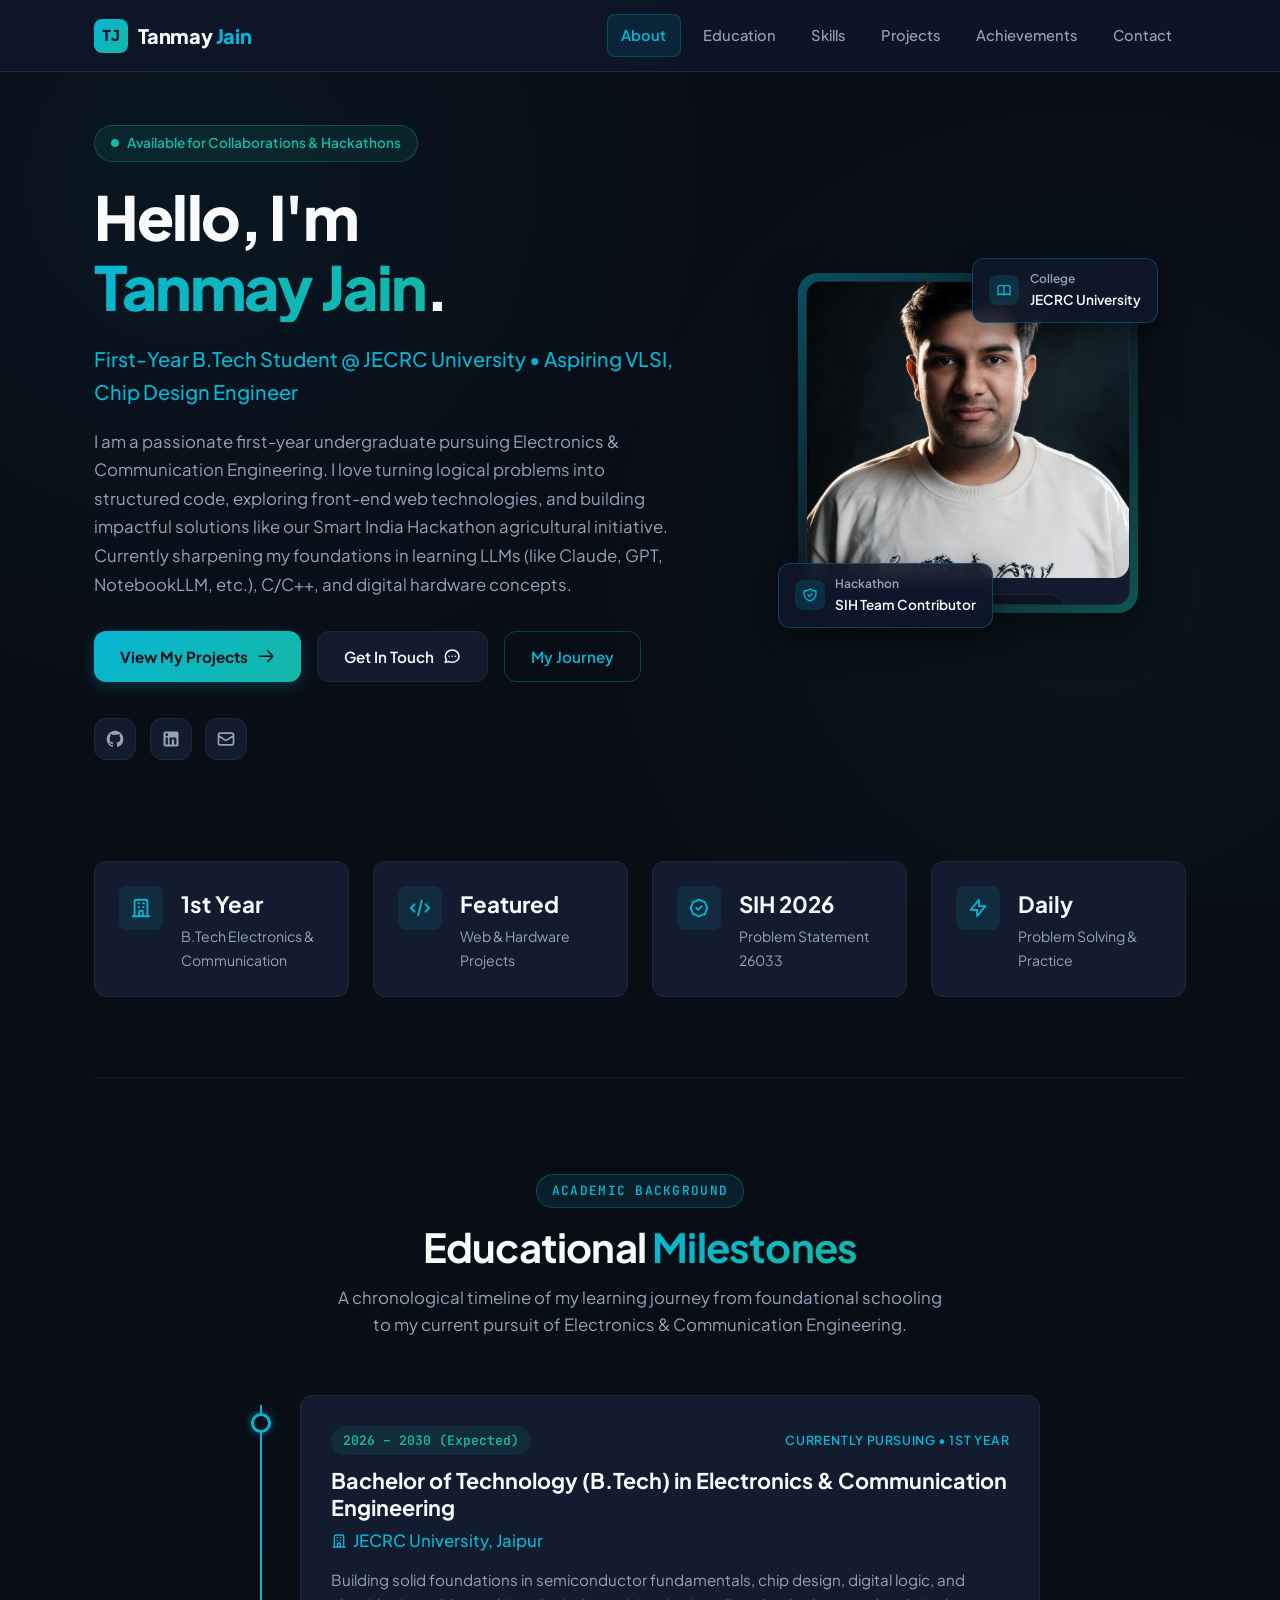
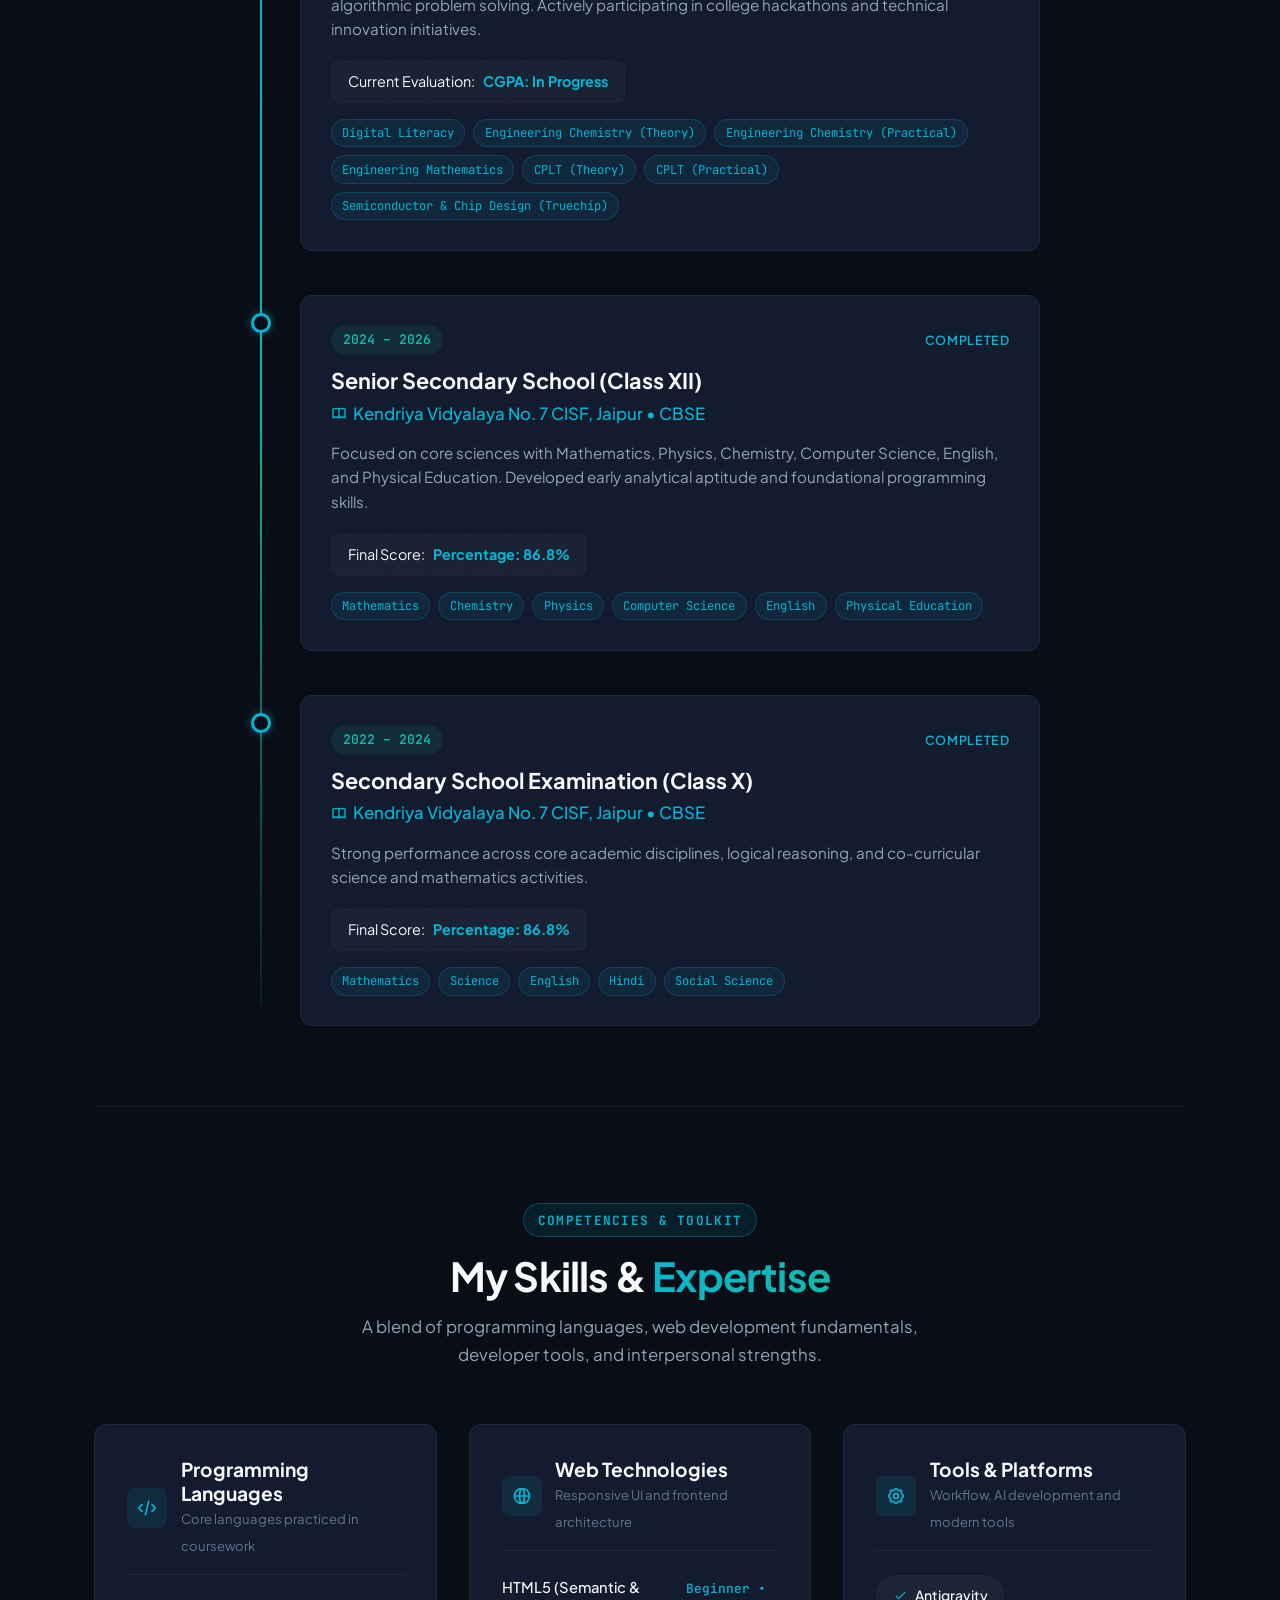
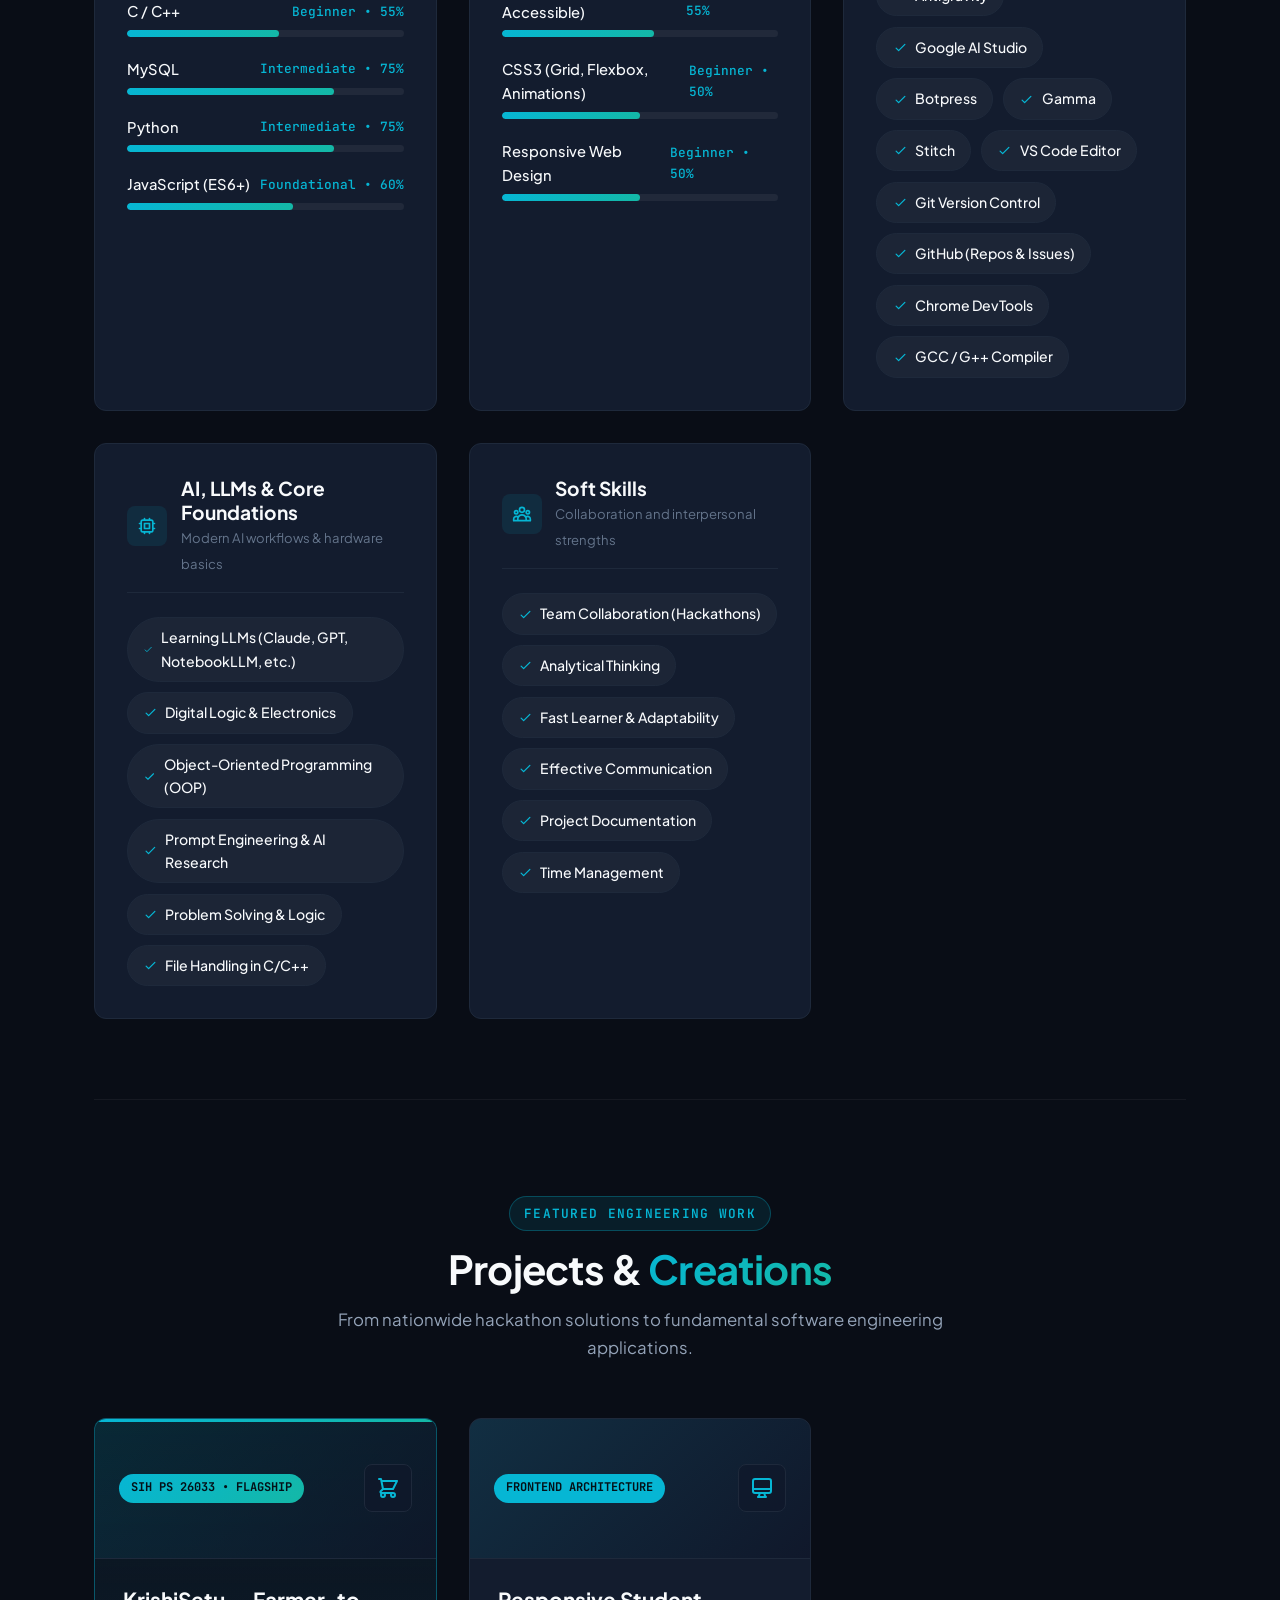
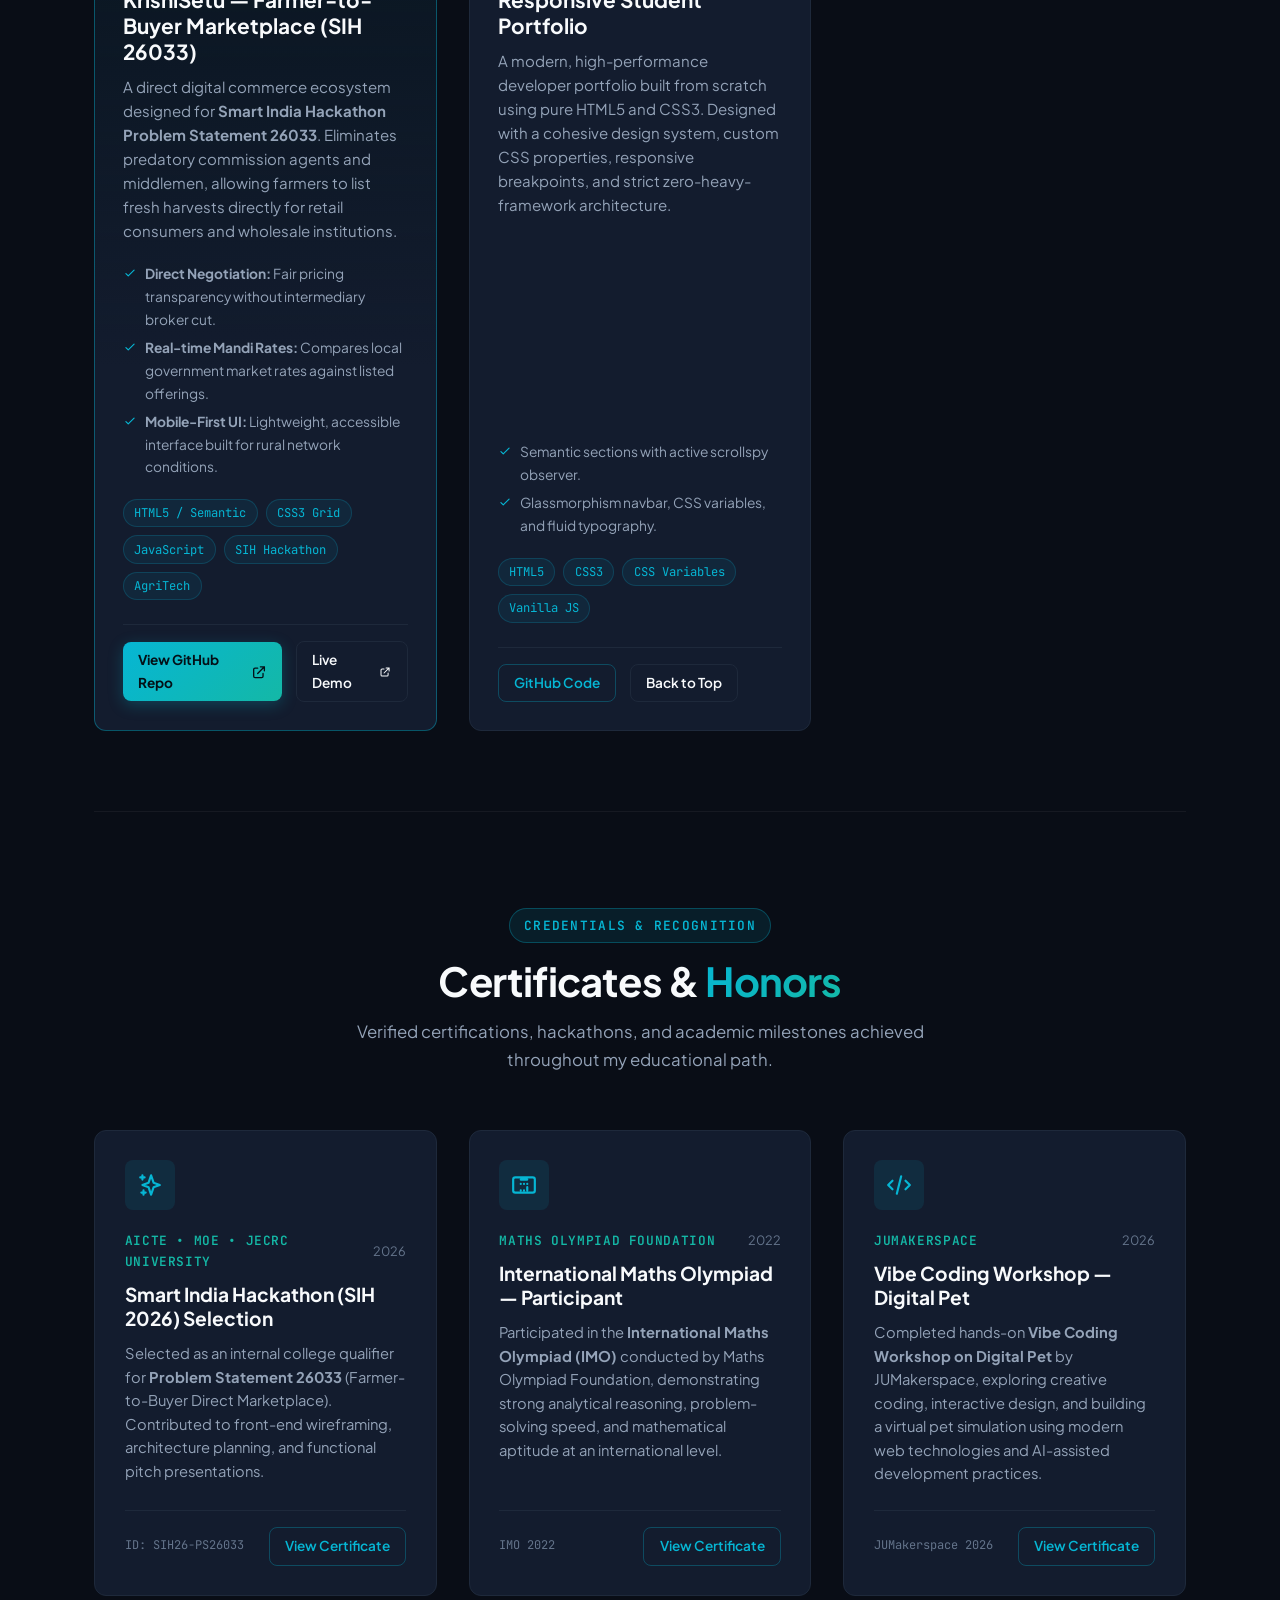
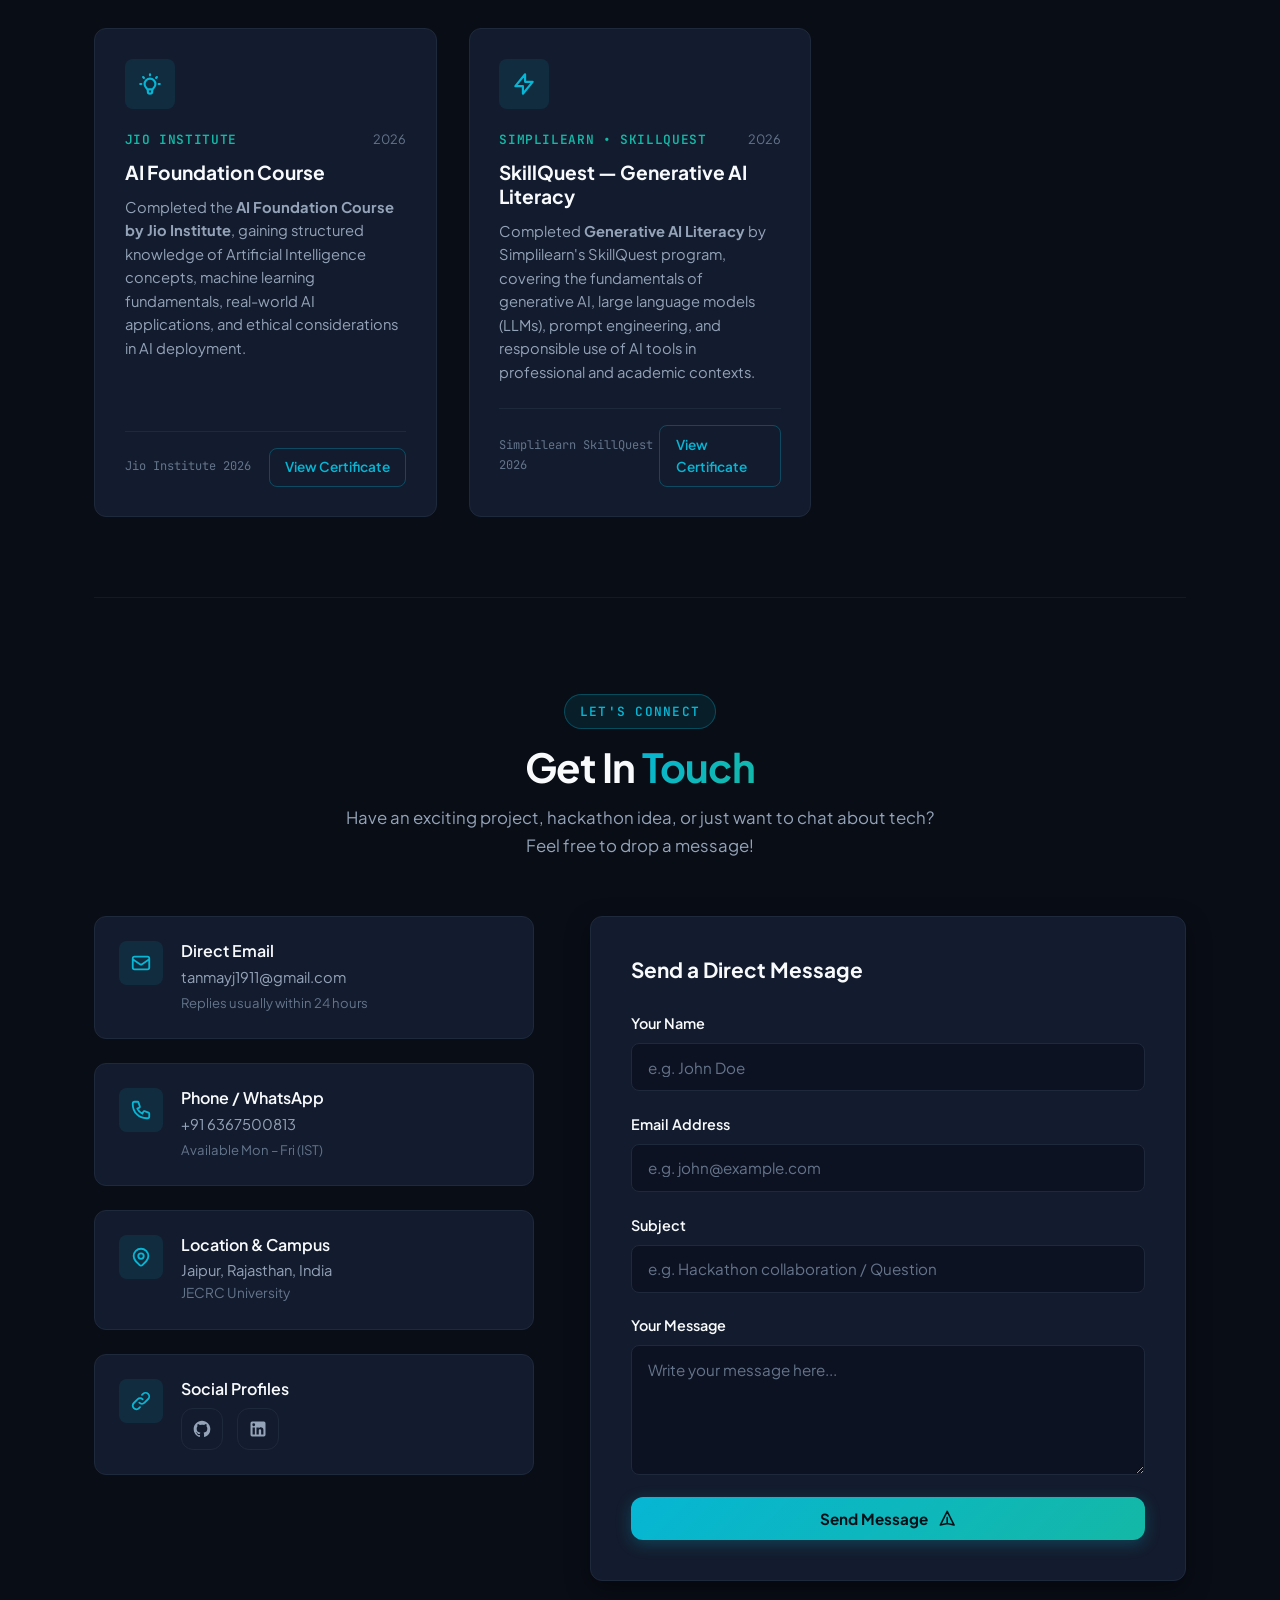
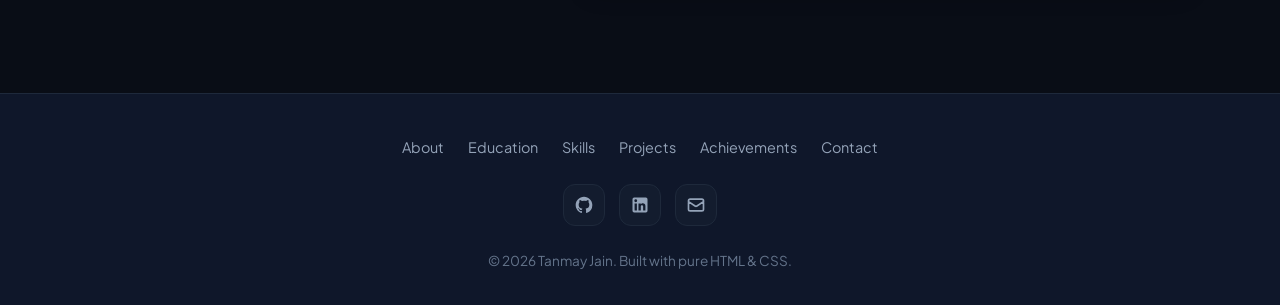
<file: index.html>
<!DOCTYPE html>
<html lang="en">
<head>
  <meta charset="UTF-8">
  <meta name="viewport" content="width=device-width, initial-scale=1.0">
  <!-- REPLACE: Change website title if desired -->
  <title>Tanmay Jain | B.Tech Portfolio</title>
  <meta name="description" content="Personal portfolio of Tanmay Jain - First-Year B.Tech Student at JECRC University. Explore education, skills, projects including SIH 26033, and certifications.">
  <link rel="stylesheet" href="style.css">
  <script src="https://cdn.botpress.cloud/webchat/v5.0/inject.js"></script>
<script src="https://files.bpcontent.cloud/2026/10/04/11/20261004110800-MEG801L2.js" defer></script>
</head>
<body>

  <!-- ========================================================================
       SITE HEADER & NAVIGATION BAR (SMOOTH-SCROLLING SPA MENU)
       ======================================================================== -->
  <header class="site-header">
    <div class="container nav-container">
      <!-- Brand Logo / Monogram -->
      <a href="#about" class="brand-logo" aria-label="Tanmay Jain Portfolio Home">
        <span class="brand-badge">TJ</span>
        <span>Tanmay <span class="highlight">Jain</span></span>
      </a>

      <!-- Mobile Navigation Hamburger Button -->
      <button class="nav-toggle" aria-label="Toggle navigation menu" aria-expanded="false">
        <svg fill="none" stroke="currentColor" viewBox="0 0 24 24" aria-hidden="true">
          <path stroke-linecap="round" stroke-linejoin="round" stroke-width="2" d="M4 6h16M4 12h16M4 18h16"></path>
        </svg>
      </button>

      <!-- Navigation Links (Anchor links for single-page scrolling) -->
      <nav aria-label="Main Navigation">
        <ul class="nav-menu">
          <li><a href="#about" class="nav-link active">About</a></li>
          <li><a href="#education" class="nav-link">Education</a></li>
          <li><a href="#skills" class="nav-link">Skills</a></li>
          <li><a href="#projects" class="nav-link">Projects</a></li>
          <li><a href="#achievements" class="nav-link">Achievements</a></li>
          <li><a href="#contact" class="nav-link">Contact</a></li>
        </ul>
      </nav>
    </div>
  </header>

  <!-- ========================================================================
       MAIN UNIFIED PORTFOLIO CONTENT
       ======================================================================== -->
  <main class="main-content">
    <div class="container">

      <!-- ====================================================================
           SECTION 1: HERO & ABOUT
           ==================================================================== -->
      <section id="about" class="content-section" style="padding-top: 1rem;" aria-labelledby="hero-heading">
        <div class="hero-section">
          <!-- Hero Introduction Text Column -->
          <div class="hero-content">
            <div class="greeting-badge">
              <span class="pulse-dot"></span>
              <!-- REPLACE: Customize your current status -->
              <span>Available for Collaborations &amp; Hackathons</span>
            </div>

            <!-- REPLACE: Edit your name, title, and bio below -->
            <h1 id="hero-heading" class="hero-title">
              Hello, I'm <span class="gradient-text">Tanmay Jain</span>.
            </h1>

            <p class="hero-tagline">
              First-Year B.Tech Student @ JECRC University &bull; Aspiring VLSI, Chip Design Engineer
            </p>

            <p class="hero-bio">
              I am a passionate first-year undergraduate pursuing Electronics &amp; Communication Engineering. 
              I love turning logical problems into structured code, exploring front-end web technologies, 
              and building impactful solutions like our Smart India Hackathon agricultural initiative. 
              Currently sharpening my foundations in learning LLMs (like Claude, GPT, NotebookLLM, etc.), C/C++, and digital hardware concepts.
            </p>

            <!-- Call to Action Buttons -->
            <div class="hero-actions">
              <a href="#projects" class="btn btn-primary">
                <span>View My Projects</span>
                <svg fill="none" stroke="currentColor" viewBox="0 0 24 24" aria-hidden="true">
                  <path stroke-linecap="round" stroke-linejoin="round" stroke-width="2" d="M14 5l7 7m0 0l-7 7m7-7H3"></path>
                </svg>
              </a>
              <a href="#contact" class="btn btn-secondary">
                <span>Get In Touch</span>
                <svg fill="none" stroke="currentColor" viewBox="0 0 24 24" aria-hidden="true">
                  <path stroke-linecap="round" stroke-linejoin="round" stroke-width="2" d="M8 12h.01M12 12h.01M16 12h.01M21 12c0 4.418-4.03 8-9 8a9.863 9.863 0 01-4.255-.949L3 20l1.395-3.72C3.512 15.042 3 13.574 3 12c0-4.418 4.03-8 9-8s9 3.582 9 8z"></path>
                </svg>
              </a>
              <a href="#education" class="btn btn-outline">
                <span>My Journey</span>
              </a>
            </div>

            <!-- Social Links -->
            <div class="social-links" aria-label="Social Media Links">
              <a href="https://github.com/tanmayj1911-eng" target="_blank" rel="noopener noreferrer" class="social-btn" title="GitHub Profile" aria-label="GitHub Profile">
                <svg fill="currentColor" viewBox="0 0 24 24" aria-hidden="true">
                  <path fill-rule="evenodd" clip-rule="evenodd" d="M12 2C6.477 2 2 6.484 2 12.017c0 4.425 2.865 8.18 6.839 9.504.5.092.682-.217.682-.483 0-.237-.008-.868-.013-1.703-2.782.605-3.369-1.343-3.369-1.343-.454-1.158-1.11-1.466-1.11-1.466-.908-.62.069-.608.069-.608 1.003.07 1.53 1.032 1.53 1.032.892 1.53 2.341 1.088 2.91.832.092-.647.35-1.088.636-1.338-2.22-.253-4.555-1.113-4.555-4.951 0-1.093.39-1.988 1.029-2.688-.103-.253-.446-1.272.098-2.65 0 0 .84-.27 2.75 1.026A9.564 9.564 0 0112 6.844c.85.004 1.705.115 2.504.337 1.909-1.296 2.747-1.027 2.747-1.027.546 1.379.202 2.398.1 2.651.64.7 1.028 1.595 1.028 2.688 0 3.848-2.339 4.695-4.566 4.943.359.309.678.92.678 1.855 0 1.338-.012 2.419-.012 2.747 0 .268.18.58.688.482A10.019 10.019 0 0022 12.017C22 6.484 17.522 2 12 2z"/>
                </svg>
              </a>
              <a href="https://www.linkedin.com/in/tanmay-jain-4769b6425/?lipi=urn%3Ali%3Apage%3Ad_flagship3_profile_view_base_contact_details%3BcuidGbIJTzSHdfYh%2FBOyJA%3D%3D" target="_blank" rel="noopener noreferrer" class="social-btn" title="LinkedIn Profile" aria-label="LinkedIn Profile">
                <svg fill="currentColor" viewBox="0 0 24 24" aria-hidden="true">
                  <path d="M19 3a2 2 0 0 1 2 2v14a2 2 0 0 1-2 2H5a2 2 0 0 1-2-2V5a2 2 0 0 1 2-2h14m-.5 15.5v-5.3a3.26 3.26 0 0 0-3.26-3.26c-.85 0-1.84.52-2.28 1.3v-1.11h-2.79v8.37h2.79v-4.93c0-.77.62-1.4 1.39-1.4a1.4 1.4 0 0 1 1.4 1.4v4.93h2.75M6.88 8.56a1.68 1.68 0 0 0 1.68-1.68c0-.93-.75-1.69-1.68-1.69a1.69 1.69 0 0 0-1.69 1.69c0 .93.76 1.68 1.69 1.68m1.39 9.94v-8.37H5.5v8.37h2.77z"/>
                </svg>
              </a>
              <a href="mailto:tanmayj1911@gmail.com" class="social-btn" title="Send Email" aria-label="Send Email">
                <svg fill="none" stroke="currentColor" viewBox="0 0 24 24" aria-hidden="true">
                  <path stroke-linecap="round" stroke-linejoin="round" stroke-width="2" d="M3 8l7.89 5.26a2 2 0 002.22 0L21 8M5 19h14a2 2 0 002-2V7a2 2 0 00-2-2H5a2 2 0 00-2 2v10a2 2 0 002 2z"></path>
                </svg>
              </a>
            </div>
          </div>

          <!-- Hero Visual / Profile Photo Column -->
          <div class="hero-visual">
            <div class="avatar-wrapper">
              <div class="float-card top-right">
                <div class="float-card-icon">
                  <svg fill="none" stroke="currentColor" viewBox="0 0 24 24" aria-hidden="true">
                    <path stroke-linecap="round" stroke-linejoin="round" stroke-width="2" d="M12 6.253v13m0-13C10.832 5.477 9.246 5 7.5 5S4.168 5.477 3 6.253v13C4.168 18.477 5.754 18 7.5 18s3.332.477 4.5 1.253m0-13C13.168 5.477 14.754 5 16.5 5c1.747 0 3.332.477 4.5 1.253v13C19.832 18.477 18.247 18 16.5 18c-1.746 0-3.332.477-4.5 1.253"></path>
                  </svg>
                </div>
                <div>
                  <span style="display:block; font-size: 0.75rem; color: var(--text-muted);">College</span>
                  <span>JECRC University</span>
                </div>
              </div>

              <!-- Avatar Frame -->
              <!-- REPLACE: Replace SVG placeholder with:
                   <img src="images/profile.jpg" alt="Tanmay Jain" style="width:100%; height:100%; object-fit:cover;"> -->
            
              <div class="avatar-inner">
                <img 
                   src="pictanmay.jpeg" 
                   alt="Tanmay Jain" 
                   class="profile-image"
                >
                <div class="avatar-caption">Tanmay Jain &bull; Student</div>
                </div>

              <div class="float-card bottom-left">
                <div class="float-card-icon">
                  <svg fill="none" stroke="currentColor" viewBox="0 0 24 24" aria-hidden="true">
                    <path stroke-linecap="round" stroke-linejoin="round" stroke-width="2" d="M9 12l2 2 4-4m5.618-4.016A11.955 11.955 0 0112 2.944a11.955 11.955 0 01-8.618 3.04A12.02 12.02 0 003 9c0 5.591 3.824 10.29 9 11.622 5.176-1.332 9-6.03 9-11.622 0-1.042-.133-2.052-.382-3.016z"></path>
                  </svg>
                </div>
                <div>
                  <span style="display:block; font-size: 0.75rem; color: var(--text-muted);">Hackathon</span>
                  <span>SIH Team Contributor</span>
                </div>
              </div>
            </div>
          </div>
        </div>

        <!-- Quick Stats Grid -->
        <div class="stats-grid" style="margin-top: 3.5rem;">
          <div class="stat-card">
            <div class="stat-icon">
              <svg fill="none" stroke="currentColor" viewBox="0 0 24 24" aria-hidden="true">
                <path stroke-linecap="round" stroke-linejoin="round" stroke-width="2" d="M19 21V5a2 2 0 00-2-2H7a2 2 0 00-2 2v16m14 0h2m-2 0h-5m-9 0H3m2 0h5M9 7h1m-1 4h1m4-4h1m-1 4h1m-5 10v-5a1 1 0 011-1h2a1 1 0 011 1v5m-4 0h4"></path>
              </svg>
            </div>
            <div>
              <div class="stat-number">1st Year</div>
              <div class="stat-desc">B.Tech Electronics &amp; Communication</div>
            </div>
          </div>

          <div class="stat-card">
            <div class="stat-icon">
              <svg fill="none" stroke="currentColor" viewBox="0 0 24 24" aria-hidden="true">
                <path stroke-linecap="round" stroke-linejoin="round" stroke-width="2" d="M10 20l4-16m4 4l4 4-4 4M6 16l-4-4 4-4"></path>
              </svg>
            </div>
            <div>
              <div class="stat-number">Featured</div>
              <div class="stat-desc">Web &amp; Hardware Projects</div>
            </div>
          </div>

          <div class="stat-card">
            <div class="stat-icon">
              <svg fill="none" stroke="currentColor" viewBox="0 0 24 24" aria-hidden="true">
                <path stroke-linecap="round" stroke-linejoin="round" stroke-width="2" d="M9 12l2 2 4-4M7.835 4.697a3.42 3.42 0 001.946-.806 3.42 3.42 0 014.438 0 3.42 3.42 0 001.946.806 3.42 3.42 0 013.138 3.138 3.42 3.42 0 00.806 1.946 3.42 3.42 0 010 4.438 3.42 3.42 0 00-.806 1.946 3.42 3.42 0 01-3.138 3.138 3.42 3.42 0 00-1.946.806 3.42 3.42 0 01-4.438 0 3.42 3.42 0 00-1.946-.806 3.42 3.42 0 01-3.138-3.138 3.42 3.42 0 00-.806-1.946 3.42 3.42 0 010-4.438 3.42 3.42 0 00.806-1.946 3.42 3.42 0 013.138-3.138z"></path>
              </svg>
            </div>
            <div>
              <div class="stat-number">SIH 2026</div>
              <div class="stat-desc">Problem Statement 26033</div>
            </div>
          </div>

          <div class="stat-card">
            <div class="stat-icon">
              <svg fill="none" stroke="currentColor" viewBox="0 0 24 24" aria-hidden="true">
                <path stroke-linecap="round" stroke-linejoin="round" stroke-width="2" d="M13 10V3L4 14h7v7l9-11h-7z"></path>
              </svg>
            </div>
            <div>
              <div class="stat-number">Daily</div>
              <div class="stat-desc">Problem Solving &amp; Practice</div>
            </div>
          </div>
        </div>
      </section>

      <!-- ====================================================================
           SECTION 2: EDUCATION JOURNEY
           ==================================================================== -->
      <section id="education" class="content-section" aria-labelledby="education-heading">
        <div class="section-header">
          <div class="section-tag">Academic Background</div>
          <h2 id="education-heading" class="section-title">Educational <span class="gradient-text">Milestones</span></h2>
          <p class="section-subtitle">
            A chronological timeline of my learning journey from foundational schooling to my current pursuit of Electronics &amp; Communication Engineering.
          </p>
        </div>

        <div class="timeline-wrapper" role="list">
          
          <!-- Timeline Item 1: B.Tech College -->
          <article class="timeline-item" role="listitem">
            <div class="timeline-dot" aria-hidden="true"></div>
            <div class="timeline-card">
              <div class="timeline-meta">
                <span class="timeline-period">2026 &ndash; 2030 (Expected)</span>
                <span class="timeline-status">Currently Pursuing &bull; 1st Year</span>
              </div>

              <h3 class="timeline-title">Bachelor of Technology (B.Tech) in Electronics &amp; Communication Engineering</h3>
              
              <div class="timeline-institution">
                <svg fill="none" stroke="currentColor" viewBox="0 0 24 24" aria-hidden="true">
                  <path stroke-linecap="round" stroke-linejoin="round" stroke-width="2" d="M19 21V5a2 2 0 00-2-2H7a2 2 0 00-2 2v16m14 0h2m-2 0h-5m-9 0H3m2 0h5M9 7h1m-1 4h1m4-4h1m-1 4h1m-5 10v-5a1 1 0 011-1h2a1 1 0 011 1v5m-4 0h4"></path>
                </svg>
                <span>JECRC University, Jaipur</span>
              </div>

              <p class="timeline-desc">
                Building solid foundations in semiconductor fundamentals, chip design, digital logic, and algorithmic problem solving. Actively participating in college hackathons and technical innovation initiatives.
              </p>

              <div class="timeline-score">
                <span>Current Evaluation:</span>
                <strong>CGPA: In Progress</strong>
              </div>

              <div class="timeline-courses">
                <span class="tag">Digital Literacy</span>
                <span class="tag">Engineering Chemistry (Theory)</span>
                <span class="tag">Engineering Chemistry (Practical)</span>
                <span class="tag">Engineering Mathematics</span>
                <span class="tag">CPLT (Theory)</span>
                <span class="tag">CPLT (Practical)</span>
                <span class="tag">Semiconductor &amp; Chip Design (Truechip)</span>
              </div>
            </div>
          </article>

          <!-- Timeline Item 2: Class XII (Senior Secondary) -->
          <article class="timeline-item" role="listitem">
            <div class="timeline-dot" aria-hidden="true"></div>
            <div class="timeline-card">
              <div class="timeline-meta">
                <span class="timeline-period">2024 &ndash; 2026</span>
                <span class="timeline-status">Completed</span>
              </div>

              <h3 class="timeline-title">Senior Secondary School (Class XII)</h3>
              
              <div class="timeline-institution">
                <svg fill="none" stroke="currentColor" viewBox="0 0 24 24" aria-hidden="true">
                  <path stroke-linecap="round" stroke-linejoin="round" stroke-width="2" d="M12 6.253v13m0-13C10.832 5.477 9.246 5 7.5 5S4.168 5.477 3 6.253v13C4.168 18.477 5.754 18 7.5 18s3.332.477 4.5 1.253m0-13C13.168 5.477 14.754 5 16.5 5c1.747 0 3.332.477 4.5 1.253v13C19.832 18.477 18.247 18 16.5 18c-1.746 0-3.332.477-4.5 1.253"></path>
                </svg>
                <span>Kendriya Vidyalaya No. 7 CISF, Jaipur &bull; CBSE</span>
              </div>

              <p class="timeline-desc">
                Focused on core sciences with Mathematics, Physics, Chemistry, Computer Science, English, and Physical Education. Developed early analytical aptitude and foundational programming skills.
              </p>

              <div class="timeline-score">
                <span>Final Score:</span>
                <strong>Percentage: 86.8%</strong>
              </div>

              <div class="timeline-courses">
                <span class="tag">Mathematics</span>
                <span class="tag">Chemistry</span>
                <span class="tag">Physics</span>
                <span class="tag">Computer Science</span>
                <span class="tag">English</span>
                <span class="tag">Physical Education</span>
              </div>
            </div>
          </article>

          <!-- Timeline Item 3: Class X (Secondary School) -->
          <article class="timeline-item" role="listitem">
            <div class="timeline-dot" aria-hidden="true"></div>
            <div class="timeline-card">
              <div class="timeline-meta">
                <span class="timeline-period">2022 &ndash; 2024</span>
                <span class="timeline-status">Completed</span>
              </div>

              <h3 class="timeline-title">Secondary School Examination (Class X)</h3>
              
              <div class="timeline-institution">
                <svg fill="none" stroke="currentColor" viewBox="0 0 24 24" aria-hidden="true">
                  <path stroke-linecap="round" stroke-linejoin="round" stroke-width="2" d="M12 6.253v13m0-13C10.832 5.477 9.246 5 7.5 5S4.168 5.477 3 6.253v13C4.168 18.477 5.754 18 7.5 18s3.332.477 4.5 1.253m0-13C13.168 5.477 14.754 5 16.5 5c1.747 0 3.332.477 4.5 1.253v13C19.832 18.477 18.247 18 16.5 18c-1.746 0-3.332.477-4.5 1.253"></path>
                </svg>
                <span>Kendriya Vidyalaya No. 7 CISF, Jaipur &bull; CBSE</span>
              </div>

              <p class="timeline-desc">
                Strong performance across core academic disciplines, logical reasoning, and co-curricular science and mathematics activities.
              </p>

              <div class="timeline-score">
                <span>Final Score:</span>
                <strong>Percentage: 86.8%</strong>
              </div>

              <div class="timeline-courses">
                <span class="tag">Mathematics</span>
                <span class="tag">Science</span>
                <span class="tag">English</span>
                <span class="tag">Hindi</span>
                <span class="tag">Social Science</span>
              </div>
            </div>
          </article>

        </div>
      </section>

      <!-- ====================================================================
           SECTION 3: TECHNICAL & SOFT SKILLS
           ==================================================================== -->
      <section id="skills" class="content-section" aria-labelledby="skills-heading">
        <div class="section-header">
          <div class="section-tag">Competencies &amp; Toolkit</div>
          <h2 id="skills-heading" class="section-title">My Skills &amp; <span class="gradient-text">Expertise</span></h2>
          <p class="section-subtitle">
            A blend of programming languages, web development fundamentals, developer tools, and interpersonal strengths.
          </p>
        </div>

        <div class="skills-grid">
          
          <!-- Category 1: Programming Languages -->
          <div class="skills-category-card">
            <div class="category-header">
              <div class="category-icon">
                <svg fill="none" stroke="currentColor" viewBox="0 0 24 24" aria-hidden="true">
                  <path stroke-linecap="round" stroke-linejoin="round" stroke-width="2" d="M10 20l4-16m4 4l4 4-4 4M6 16l-4-4 4-4"></path>
                </svg>
              </div>
              <div>
                <h3 class="category-title">Programming Languages</h3>
                <span style="font-size: 0.82rem; color: var(--text-dim);">Core languages practiced in coursework</span>
              </div>
            </div>

            <div class="skill-list">
              <div class="skill-item">
                <div class="skill-info">
                  <span class="skill-name">C / C++</span>
                  <span class="skill-level">Beginner &bull; 55%</span>
                </div>
                <div class="skill-bar" aria-label="C / C++ proficiency 55%">
                  <div class="skill-progress" style="width: 55%;"></div>
                </div>
              </div>

              <div class="skill-item">
                <div class="skill-info">
                  <span class="skill-name">MySQL</span>
                  <span class="skill-level">Intermediate &bull; 75%</span>
                </div>
                <div class="skill-bar" aria-label="MySQL proficiency 75%">
                  <div class="skill-progress" style="width: 75%;"></div>
                </div>
              </div>

              <div class="skill-item">
                <div class="skill-info">
                  <span class="skill-name">Python</span>
                  <span class="skill-level">Intermediate &bull; 75%</span>
                </div>
                <div class="skill-bar" aria-label="Python proficiency 75%">
                  <div class="skill-progress" style="width: 75%;"></div>
                </div>
              </div>

              <div class="skill-item">
                <div class="skill-info">
                  <span class="skill-name">JavaScript (ES6+)</span>
                  <span class="skill-level">Foundational &bull; 60%</span>
                </div>
                <div class="skill-bar" aria-label="JavaScript proficiency 60%">
                  <div class="skill-progress" style="width: 60%;"></div>
                </div>
              </div>
            </div>
          </div>

          <!-- Category 2: Web Technologies -->
          <div class="skills-category-card">
            <div class="category-header">
              <div class="category-icon">
                <svg fill="none" stroke="currentColor" viewBox="0 0 24 24" aria-hidden="true">
                  <path stroke-linecap="round" stroke-linejoin="round" stroke-width="2" d="M21 12a9 9 0 01-9 9m9-9a9 9 0 00-9-9m9 9H3m9 9a9 9 0 01-9-9m9 9c1.657 0 3-4.03 3-9s-1.343-9-3-9m0 18c-1.657 0-3-4.03-3-9s1.343-9 3-9m-9 9a9 9 0 019-9"></path>
                </svg>
              </div>
              <div>
                <h3 class="category-title">Web Technologies</h3>
                <span style="font-size: 0.82rem; color: var(--text-dim);">Responsive UI and frontend architecture</span>
              </div>
            </div>

            <div class="skill-list">
              <div class="skill-item">
                <div class="skill-info">
                  <span class="skill-name">HTML5 (Semantic &amp; Accessible)</span>
                  <span class="skill-level">Beginner &bull; 55%</span>
                </div>
                <div class="skill-bar" aria-label="HTML5 proficiency 55%">
                  <div class="skill-progress" style="width: 55%;"></div>
                </div>
              </div>

              <div class="skill-item">
                <div class="skill-info">
                  <span class="skill-name">CSS3 (Grid, Flexbox, Animations)</span>
                  <span class="skill-level">Beginner &bull; 50%</span>
                </div>
                <div class="skill-bar" aria-label="CSS3 proficiency 50%">
                  <div class="skill-progress" style="width: 50%;"></div>
                </div>
              </div>

              <div class="skill-item">
                <div class="skill-info">
                  <span class="skill-name">Responsive Web Design</span>
                  <span class="skill-level">Beginner &bull; 50%</span>
                </div>
                <div class="skill-bar" aria-label="Responsive Design proficiency 50%">
                  <div class="skill-progress" style="width: 50%;"></div>
                </div>
              </div>
            </div>
          </div>

          <!-- Category 3: Developer Tools & Platforms -->
          <div class="skills-category-card">
            <div class="category-header">
              <div class="category-icon">
                <svg fill="none" stroke="currentColor" viewBox="0 0 24 24" aria-hidden="true">
                  <path stroke-linecap="round" stroke-linejoin="round" stroke-width="2" d="M10.325 4.317c.426-1.756 2.924-1.756 3.35 0a1.724 1.724 0 002.573 1.066c1.543-.94 3.31.826 2.37 2.37a1.724 1.724 0 001.065 2.572c1.756.426 1.756 2.924 0 3.35a1.724 1.724 0 00-1.066 2.573c.94 1.543-.826 3.31-2.37 2.37a1.724 1.724 0 00-2.572 1.065c-.426 1.756-2.924 1.756-3.35 0a1.724 1.724 0 00-2.573-1.066c-1.543.94-3.31-.826-2.37-2.37a1.724 1.724 0 00-1.065-2.572c-1.756-.426-1.756-2.924 0-3.35a1.724 1.724 0 001.066-2.573c-.94-1.543.826-3.31 2.37-2.37.996.608 2.296.07 2.572-1.065z"></path>
                  <path stroke-linecap="round" stroke-linejoin="round" stroke-width="2" d="M15 12a3 3 0 11-6 0 3 3 0 016 0z"></path>
                </svg>
              </div>
              <div>
                <h3 class="category-title">Tools &amp; Platforms</h3>
                <span style="font-size: 0.82rem; color: var(--text-dim);">Workflow, AI development and modern tools</span>
              </div>
            </div>

            <div class="badges-container">
              <span class="badge-tag"><svg fill="none" stroke="currentColor" viewBox="0 0 24 24"><path stroke-linecap="round" stroke-linejoin="round" stroke-width="2" d="M5 13l4 4L19 7"></path></svg>Antigravity</span>
              <span class="badge-tag"><svg fill="none" stroke="currentColor" viewBox="0 0 24 24"><path stroke-linecap="round" stroke-linejoin="round" stroke-width="2" d="M5 13l4 4L19 7"></path></svg>Google AI Studio</span>
              <span class="badge-tag"><svg fill="none" stroke="currentColor" viewBox="0 0 24 24"><path stroke-linecap="round" stroke-linejoin="round" stroke-width="2" d="M5 13l4 4L19 7"></path></svg>Botpress</span>
              <span class="badge-tag"><svg fill="none" stroke="currentColor" viewBox="0 0 24 24"><path stroke-linecap="round" stroke-linejoin="round" stroke-width="2" d="M5 13l4 4L19 7"></path></svg>Gamma</span>
              <span class="badge-tag"><svg fill="none" stroke="currentColor" viewBox="0 0 24 24"><path stroke-linecap="round" stroke-linejoin="round" stroke-width="2" d="M5 13l4 4L19 7"></path></svg>Stitch</span>
              <span class="badge-tag"><svg fill="none" stroke="currentColor" viewBox="0 0 24 24"><path stroke-linecap="round" stroke-linejoin="round" stroke-width="2" d="M5 13l4 4L19 7"></path></svg>VS Code Editor</span>
              <span class="badge-tag"><svg fill="none" stroke="currentColor" viewBox="0 0 24 24"><path stroke-linecap="round" stroke-linejoin="round" stroke-width="2" d="M5 13l4 4L19 7"></path></svg>Git Version Control</span>
              <span class="badge-tag"><svg fill="none" stroke="currentColor" viewBox="0 0 24 24"><path stroke-linecap="round" stroke-linejoin="round" stroke-width="2" d="M5 13l4 4L19 7"></path></svg>GitHub (Repos &amp; Issues)</span>
              <span class="badge-tag"><svg fill="none" stroke="currentColor" viewBox="0 0 24 24"><path stroke-linecap="round" stroke-linejoin="round" stroke-width="2" d="M5 13l4 4L19 7"></path></svg>Chrome DevTools</span>
              <span class="badge-tag"><svg fill="none" stroke="currentColor" viewBox="0 0 24 24"><path stroke-linecap="round" stroke-linejoin="round" stroke-width="2" d="M5 13l4 4L19 7"></path></svg>GCC / G++ Compiler</span>
            </div>
          </div>

          <!-- Category 4: AI, LLMs & Core Foundations -->
          <div class="skills-category-card">
            <div class="category-header">
              <div class="category-icon">
                <svg fill="none" stroke="currentColor" viewBox="0 0 24 24" aria-hidden="true">
                  <path stroke-linecap="round" stroke-linejoin="round" stroke-width="2" d="M9 3v2m6-2v2M9 19v2m6-2v2M5 9H3m2 6H3m18-6h-2m2 6h-2M7 19h10a2 2 0 002-2V7a2 2 0 00-2-2H7a2 2 0 00-2 2v10a2 2 0 002 2zM9 9h6v6H9V9z"></path>
                </svg>
              </div>
              <div>
                <h3 class="category-title">AI, LLMs &amp; Core Foundations</h3>
                <span style="font-size: 0.82rem; color: var(--text-dim);">Modern AI workflows &amp; hardware basics</span>
              </div>
            </div>

            <div class="badges-container">
              <span class="badge-tag"><svg fill="none" stroke="currentColor" viewBox="0 0 24 24"><path stroke-linecap="round" stroke-linejoin="round" stroke-width="2" d="M5 13l4 4L19 7"></path></svg>Learning LLMs (Claude, GPT, NotebookLLM, etc.)</span>
              <span class="badge-tag"><svg fill="none" stroke="currentColor" viewBox="0 0 24 24"><path stroke-linecap="round" stroke-linejoin="round" stroke-width="2" d="M5 13l4 4L19 7"></path></svg>Digital Logic &amp; Electronics</span>
              <span class="badge-tag"><svg fill="none" stroke="currentColor" viewBox="0 0 24 24"><path stroke-linecap="round" stroke-linejoin="round" stroke-width="2" d="M5 13l4 4L19 7"></path></svg>Object-Oriented Programming (OOP)</span>
              <span class="badge-tag"><svg fill="none" stroke="currentColor" viewBox="0 0 24 24"><path stroke-linecap="round" stroke-linejoin="round" stroke-width="2" d="M5 13l4 4L19 7"></path></svg>Prompt Engineering &amp; AI Research</span>
              <span class="badge-tag"><svg fill="none" stroke="currentColor" viewBox="0 0 24 24"><path stroke-linecap="round" stroke-linejoin="round" stroke-width="2" d="M5 13l4 4L19 7"></path></svg>Problem Solving &amp; Logic</span>
              <span class="badge-tag"><svg fill="none" stroke="currentColor" viewBox="0 0 24 24"><path stroke-linecap="round" stroke-linejoin="round" stroke-width="2" d="M5 13l4 4L19 7"></path></svg>File Handling in C/C++</span>
            </div>
          </div>

          <!-- Category 5: Soft Skills & Team Strengths -->
          <div class="skills-category-card">
            <div class="category-header">
              <div class="category-icon">
                <svg fill="none" stroke="currentColor" viewBox="0 0 24 24" aria-hidden="true">
                  <path stroke-linecap="round" stroke-linejoin="round" stroke-width="2" d="M17 20h5v-2a3 3 0 00-5.356-1.857M17 20H7m10 0v-2c0-.656-.126-1.283-.356-1.857M7 20H2v-2a3 3 0 015.356-1.857M7 20v-2c0-.656.126-1.283.356-1.857m0 0a5.002 5.002 0 019.288 0M15 7a3 3 0 11-6 0 3 3 0 016 0zm6 3a2 2 0 11-4 0 2 2 0 014 0zM7 10a2 2 0 11-4 0 2 2 0 014 0z"></path>
                </svg>
              </div>
              <div>
                <h3 class="category-title">Soft Skills</h3>
                <span style="font-size: 0.82rem; color: var(--text-dim);">Collaboration and interpersonal strengths</span>
              </div>
            </div>

            <div class="badges-container">
              <span class="badge-tag"><svg fill="none" stroke="currentColor" viewBox="0 0 24 24"><path stroke-linecap="round" stroke-linejoin="round" stroke-width="2" d="M5 13l4 4L19 7"></path></svg>Team Collaboration (Hackathons)</span>
              <span class="badge-tag"><svg fill="none" stroke="currentColor" viewBox="0 0 24 24"><path stroke-linecap="round" stroke-linejoin="round" stroke-width="2" d="M5 13l4 4L19 7"></path></svg>Analytical Thinking</span>
              <span class="badge-tag"><svg fill="none" stroke="currentColor" viewBox="0 0 24 24"><path stroke-linecap="round" stroke-linejoin="round" stroke-width="2" d="M5 13l4 4L19 7"></path></svg>Fast Learner &amp; Adaptability</span>
              <span class="badge-tag"><svg fill="none" stroke="currentColor" viewBox="0 0 24 24"><path stroke-linecap="round" stroke-linejoin="round" stroke-width="2" d="M5 13l4 4L19 7"></path></svg>Effective Communication</span>
              <span class="badge-tag"><svg fill="none" stroke="currentColor" viewBox="0 0 24 24"><path stroke-linecap="round" stroke-linejoin="round" stroke-width="2" d="M5 13l4 4L19 7"></path></svg>Project Documentation</span>
              <span class="badge-tag"><svg fill="none" stroke="currentColor" viewBox="0 0 24 24"><path stroke-linecap="round" stroke-linejoin="round" stroke-width="2" d="M5 13l4 4L19 7"></path></svg>Time Management</span>
            </div>
          </div>

        </div>
      </section>

      <!-- ====================================================================
           SECTION 4: PROJECTS SHOWCASE
           ==================================================================== -->
      <section id="projects" class="content-section" aria-labelledby="projects-heading">
        <div class="section-header">
          <div class="section-tag">Featured Engineering Work</div>
          <h2 id="projects-heading" class="section-title">Projects &amp; <span class="gradient-text">Creations</span></h2>
          <p class="section-subtitle">
            From nationwide hackathon solutions to fundamental software engineering applications.
          </p>
        </div>

        <div class="projects-grid">
          
          <!-- Featured Project: SIH Problem Statement 26033 -->
          <article class="project-card featured">
            <div class="project-card-header">
              <span class="project-category-badge featured-pill">SIH PS 26033 &bull; Flagship</span>
              <div class="project-icon-box" title="AgriTech Marketplace">
                <svg fill="none" stroke="currentColor" viewBox="0 0 24 24" aria-hidden="true">
                  <path stroke-linecap="round" stroke-linejoin="round" stroke-width="2" d="M3 3h2l.4 2M7 13h10l4-8H5.4M7 13L5.4 5M7 13l-2.293 2.293c-.63.63-.184 1.707.707 1.707H17m0 0a2 2 0 100 4 2 2 0 000-4zm-8 2a2 2 0 11-4 0 2 2 0 014 0z"></path>
                </svg>
              </div>
            </div>

            <div class="project-card-body">
              <h3 class="project-title">KrishiSetu &mdash; Farmer-to-Buyer Marketplace (SIH 26033)</h3>
              
              <p class="project-description">
                A direct digital commerce ecosystem designed for <strong>Smart India Hackathon Problem Statement 26033</strong>. 
                Eliminates predatory commission agents and middlemen, allowing farmers to list fresh harvests directly for retail consumers and wholesale institutions.
              </p>

              <ul class="project-highlights">
                <li>
                  <svg fill="none" stroke="currentColor" viewBox="0 0 24 24" aria-hidden="true"><path stroke-linecap="round" stroke-linejoin="round" stroke-width="2" d="M5 13l4 4L19 7"></path></svg>
                  <span><strong>Direct Negotiation:</strong> Fair pricing transparency without intermediary broker cut.</span>
                </li>
                <li>
                  <svg fill="none" stroke="currentColor" viewBox="0 0 24 24" aria-hidden="true"><path stroke-linecap="round" stroke-linejoin="round" stroke-width="2" d="M5 13l4 4L19 7"></path></svg>
                  <span><strong>Real-time Mandi Rates:</strong> Compares local government market rates against listed offerings.</span>
                </li>
                <li>
                  <svg fill="none" stroke="currentColor" viewBox="0 0 24 24" aria-hidden="true"><path stroke-linecap="round" stroke-linejoin="round" stroke-width="2" d="M5 13l4 4L19 7"></path></svg>
                  <span><strong>Mobile-First UI:</strong> Lightweight, accessible interface built for rural network conditions.</span>
                </li>
              </ul>

              <div class="project-tags">
                <span class="tag">HTML5 / Semantic</span>
                <span class="tag">CSS3 Grid</span>
                <span class="tag">JavaScript</span>
                <span class="tag">SIH Hackathon</span>
                <span class="tag">AgriTech</span>
              </div>

              <!-- Action Links -->
              <div class="project-footer">
                <a href="https://github.com" target="_blank" rel="noopener noreferrer" class="btn btn-primary btn-sm">
                  <span>View GitHub Repo</span>
                  <svg fill="none" stroke="currentColor" viewBox="0 0 24 24" aria-hidden="true">
                    <path stroke-linecap="round" stroke-linejoin="round" stroke-width="2" d="M10 6H6a2 2 0 00-2 2v10a2 2 0 002 2h10a2 2 0 002-2v-4M14 4h6m0 0v6m0-6L10 14"></path>
                  </svg>
                </a>
                <a href="https://krishisetu-3-h1qy.onrender.com/" target="_blank" rel="noopener noreferrer" class="btn btn-secondary btn-sm">
                  <span>Live Demo</span>
                  <svg fill="none" stroke="currentColor" viewBox="0 0 24 24" aria-hidden="true" style="width: 14px; height: 14px;">
                    <path stroke-linecap="round" stroke-linejoin="round" stroke-width="2" d="M10 6H6a2 2 0 00-2 2v10a2 2 0 002 2h10a2 2 0 002-2v-4M14 4h6m0 0v6m0-6L10 14"></path>
                  </svg>
                </a>
              </div>
            </div>
          </article>

          <!-- Project 2: Personal Portfolio Website -->
          <article class="project-card">
            <div class="project-card-header">
              <span class="project-category-badge">Frontend Architecture</span>
              <div class="project-icon-box" title="Web Portfolio">
                <svg fill="none" stroke="currentColor" viewBox="0 0 24 24" aria-hidden="true">
                  <path stroke-linecap="round" stroke-linejoin="round" stroke-width="2" d="M9.75 17L9 20l-1 1h8l-1-1-.75-3M3 13h18M5 17h14a2 2 0 002-2V5a2 2 0 00-2-2H5a2 2 0 00-2 2v10a2 2 0 002 2z"></path>
                </svg>
              </div>
            </div>

            <div class="project-card-body">
              <h3 class="project-title">Responsive Student Portfolio</h3>
              
              <p class="project-description">
                A modern, high-performance developer portfolio built from scratch using pure HTML5 and CSS3. 
                Designed with a cohesive design system, custom CSS properties, responsive breakpoints, and strict zero-heavy-framework architecture.
              </p>

              <ul class="project-highlights">
                <li>
                  <svg fill="none" stroke="currentColor" viewBox="0 0 24 24" aria-hidden="true"><path stroke-linecap="round" stroke-linejoin="round" stroke-width="2" d="M5 13l4 4L19 7"></path></svg>
                  <span>Semantic sections with active scrollspy observer.</span>
                </li>
                <li>
                  <svg fill="none" stroke="currentColor" viewBox="0 0 24 24" aria-hidden="true"><path stroke-linecap="round" stroke-linejoin="round" stroke-width="2" d="M5 13l4 4L19 7"></path></svg>
                  <span>Glassmorphism navbar, CSS variables, and fluid typography.</span>
                </li>
              </ul>

              <div class="project-tags">
                <span class="tag">HTML5</span>
                <span class="tag">CSS3</span>
                <span class="tag">CSS Variables</span>
                <span class="tag">Vanilla JS</span>
              </div>

              <div class="project-footer">
                <a href="https://github.com" target="_blank" rel="noopener noreferrer" class="btn btn-outline btn-sm">
                  <span>GitHub Code</span>
                </a>
                <a href="#about" class="btn btn-secondary btn-sm">
                  <span>Back to Top</span>
                </a>
              </div>
            </div>
          </article>

        </div>
      </section>

      <!-- ====================================================================
           SECTION 5: ACHIEVEMENTS & CERTIFICATES
           ==================================================================== -->
      <section id="achievements" class="content-section" aria-labelledby="achievements-heading">
        <div class="section-header">
          <div class="section-tag">Credentials &amp; Recognition</div>
          <h2 id="achievements-heading" class="section-title">Certificates &amp; <span class="gradient-text">Honors</span></h2>
          <p class="section-subtitle">
            Verified certifications, hackathons, and academic milestones achieved throughout my educational path.
          </p>
        </div>

        <div class="achievements-grid">

          <!-- Achievement 1: Smart India Hackathon SIH 2026 -->
          <article class="cert-card">
            <div class="cert-badge-icon">
              <svg fill="none" stroke="currentColor" viewBox="0 0 24 24" aria-hidden="true">
                <path stroke-linecap="round" stroke-linejoin="round" stroke-width="2" d="M5 3v4M3 5h4M6 17v4m-2-2h4m5-16l2.286 6.857L21 12l-5.714 2.143L13 21l-2.286-6.857L5 12l5.714-2.143L13 3z"></path>
              </svg>
            </div>

            <div class="cert-issuer-row">
              <span class="cert-issuer">AICTE &bull; MoE &bull; JECRC University</span>
              <span class="cert-date">2026</span>
            </div>

            <h3 class="cert-title">Smart India Hackathon (SIH 2026) Selection</h3>

            <p class="cert-description">
              Selected as an internal college qualifier for <strong>Problem Statement 26033</strong> (Farmer-to-Buyer Direct Marketplace). Contributed to front-end wireframing, architecture planning, and functional pitch presentations.
            </p>

            <div class="cert-footer">
              <span class="cert-id">ID: SIH26-PS26033</span>
              <a href="JECRC hackquest9.0(SIH PRELIMS).pdf" class="btn btn-outline btn-sm">
                <span>View Certificate</span>
              </a>
            </div>
          </article>

          <!-- Achievement 2: International Maths Olympiad -->
          <article class="cert-card">
            <div class="cert-badge-icon">
              <svg fill="none" stroke="currentColor" viewBox="0 0 24 24" aria-hidden="true">
                <path stroke-linecap="round" stroke-linejoin="round" stroke-width="2" d="M9 7h6m0 10v-3m-3 3h.01M9 17h.01M9 11h.01M12 11h.01M15 11h.01M4 19h16a2 2 0 002-2V7a2 2 0 00-2-2H4a2 2 0 00-2 2v10a2 2 0 002 2z"></path>
              </svg>
            </div>

            <div class="cert-issuer-row">
              <span class="cert-issuer">Maths Olympiad Foundation</span>
              <span class="cert-date">2022</span>
            </div>

            <h3 class="cert-title">International Maths Olympiad — Participant</h3>

            <p class="cert-description">
              Participated in the <strong>International Maths Olympiad (IMO)</strong> conducted by Maths Olympiad Foundation, demonstrating strong analytical reasoning, problem-solving speed, and mathematical aptitude at an international level.
            </p>

            <div class="cert-footer">
              <span class="cert-id">IMO 2022</span>
              <a href="INTERNATIONAL MATHS OLYMPIAD (2022).pdf" class="btn btn-outline btn-sm">
                <span>View Certificate</span>
              </a>
            </div>
          </article>

          <!-- Achievement 3: Vibe Coding Workshop – Digital Pet -->
          <article class="cert-card">
            <div class="cert-badge-icon">
              <svg fill="none" stroke="currentColor" viewBox="0 0 24 24" aria-hidden="true">
                <path stroke-linecap="round" stroke-linejoin="round" stroke-width="2" d="M10 20l4-16m4 4l4 4-4 4M6 16l-4-4 4-4"></path>
              </svg>
            </div>

            <div class="cert-issuer-row">
              <span class="cert-issuer">JUMakerspace</span>
              <span class="cert-date">2026</span>
            </div>

            <h3 class="cert-title">Vibe Coding Workshop — Digital Pet</h3>

            <p class="cert-description">
              Completed hands-on <strong>Vibe Coding Workshop on Digital Pet</strong> by JUMakerspace, exploring creative coding, interactive design, and building a virtual pet simulation using modern web technologies and AI-assisted development practices.
            </p>

            <div class="cert-footer">
              <span class="cert-id">JUMakerspace 2026</span>
              <a href="JUMakerspace(Vibe Coding).jpg" class="btn btn-outline btn-sm">
                <span>View Certificate</span>
              </a>
            </div>
          </article>

          <!-- Achievement 4: AI Foundation Course – Jio Institute -->
          <article class="cert-card">
            <div class="cert-badge-icon">
              <svg fill="none" stroke="currentColor" viewBox="0 0 24 24" aria-hidden="true">
                <path stroke-linecap="round" stroke-linejoin="round" stroke-width="2" d="M9.663 17h4.673M12 3v1m6.364 1.636l-.707.707M21 12h-1M4 12H3m3.343-5.657l-.707-.707m2.828 9.9a5 5 0 117.072 0l-.548.547A3.374 3.374 0 0014 18.469V19a2 2 0 11-4 0v-.531c0-.895-.356-1.754-.988-2.386l-.548-.547z"></path>
              </svg>
            </div>

            <div class="cert-issuer-row">
              <span class="cert-issuer">Jio Institute</span>
              <span class="cert-date">2026</span>
            </div>

            <h3 class="cert-title">AI Foundation Course</h3>

            <p class="cert-description">
              Completed the <strong>AI Foundation Course by Jio Institute</strong>, gaining structured knowledge of Artificial Intelligence concepts, machine learning fundamentals, real-world AI applications, and ethical considerations in AI deployment.
            </p>

            <div class="cert-footer">
              <span class="cert-id">Jio Institute 2026</span>
              <a href="AI COURSE BY JIO (BADGE).pdf" class="btn btn-outline btn-sm">
                <span>View Certificate</span>
              </a>
            </div>
          </article>

          <!-- Achievement 5: SkillQuest – Generative AI Literacy -->
          <article class="cert-card">
            <div class="cert-badge-icon">
              <svg fill="none" stroke="currentColor" viewBox="0 0 24 24" aria-hidden="true">
                <path stroke-linecap="round" stroke-linejoin="round" stroke-width="2" d="M13 10V3L4 14h7v7l9-11h-7z"></path>
              </svg>
            </div>

            <div class="cert-issuer-row">
              <span class="cert-issuer">Simplilearn &bull; SkillQuest</span>
              <span class="cert-date">2026</span>
            </div>

            <h3 class="cert-title">SkillQuest — Generative AI Literacy</h3>

            <p class="cert-description">
              Completed <strong>Generative AI Literacy</strong> by Simplilearn's SkillQuest program, covering the fundamentals of generative AI, large language models (LLMs), prompt engineering, and responsible use of AI tools in professional and academic contexts.
            </p>

            <div class="cert-footer">
              <span class="cert-id">Simplilearn SkillQuest 2026</span>
              <a href="skill quest - generative ai literacy quiz.pdf" class="btn btn-outline btn-sm">
                <span>View Certificate</span>
              </a>
            </div>
          </article>

        </div>
      </section>

      <!-- ====================================================================
           SECTION 6: CONTACT & CONNECT
           ==================================================================== -->
      <section id="contact" class="content-section" aria-labelledby="contact-heading">
        <div class="section-header">
          <div class="section-tag">Let's Connect</div>
          <h2 id="contact-heading" class="section-title">Get In <span class="gradient-text">Touch</span></h2>
          <p class="section-subtitle">
            Have an exciting project, hackathon idea, or just want to chat about tech? Feel free to drop a message!
          </p>
        </div>

        <div class="contact-layout">
          
          <!-- Left Column: Direct Contact Info Cards -->
          <div class="contact-info-col">
            <!-- Email Card -->
            <div class="contact-card">
              <div class="contact-icon">
                <svg fill="none" stroke="currentColor" viewBox="0 0 24 24" aria-hidden="true">
                  <path stroke-linecap="round" stroke-linejoin="round" stroke-width="2" d="M3 8l7.89 5.26a2 2 0 002.22 0L21 8M5 19h14a2 2 0 002-2V7a2 2 0 00-2-2H5a2 2 0 00-2 2v10a2 2 0 002 2z"></path>
                </svg>
              </div>
              <div class="contact-details">
                <h4>Direct Email</h4>
                <a href="mailto:tanmayj1911@gmail.com">tanmayj1911@gmail.com</a>
                <p style="font-size: 0.82rem; color: var(--text-dim); margin-top: 2px;">Replies usually within 24 hours</p>
              </div>
            </div>

            <!-- Phone Card -->
            <div class="contact-card">
              <div class="contact-icon">
                <svg fill="none" stroke="currentColor" viewBox="0 0 24 24" aria-hidden="true">
                  <path stroke-linecap="round" stroke-linejoin="round" stroke-width="2" d="M3 5a2 2 0 012-2h3.28a1 1 0 01.948.684l1.498 4.493a1 1 0 01-.502 1.21l-2.257 1.13a11.042 11.042 0 005.516 5.516l1.13-2.257a1 1 0 011.21-.502l4.493 1.498a1 1 0 01.684.949V19a2 2 0 01-2 2h-1C9.716 21 3 14.284 3 6V5z"></path>
                </svg>
              </div>
              <div class="contact-details">
                <h4>Phone / WhatsApp</h4>
                <a href="tel:+916367500813">+91 6367500813</a>
                <p style="font-size: 0.82rem; color: var(--text-dim); margin-top: 2px;">Available Mon &ndash; Fri (IST)</p>
              </div>
            </div>

            <!-- Location Card -->
            <div class="contact-card">
              <div class="contact-icon">
                <svg fill="none" stroke="currentColor" viewBox="0 0 24 24" aria-hidden="true">
                  <path stroke-linecap="round" stroke-linejoin="round" stroke-width="2" d="M17.657 16.657L13.414 20.9a1.998 1.998 0 01-2.827 0l-4.244-4.243a8 8 0 1111.314 0z"></path>
                  <path stroke-linecap="round" stroke-linejoin="round" stroke-width="2" d="M15 11a3 3 0 11-6 0 3 3 0 016 0z"></path>
                </svg>
              </div>
              <div class="contact-details">
                <h4>Location &amp; Campus</h4>
                <p>Jaipur, Rajasthan, India</p>
                <p style="font-size: 0.85rem; color: var(--text-dim);">JECRC University</p>
              </div>
            </div>

            <!-- Social Links Card -->
            <div class="contact-card">
              <div class="contact-icon">
                <svg fill="none" stroke="currentColor" viewBox="0 0 24 24" aria-hidden="true">
                  <path stroke-linecap="round" stroke-linejoin="round" stroke-width="2" d="M13.828 10.172a4 4 0 00-5.656 0l-4 4a4 4 0 105.656 5.656l1.102-1.101m-.758-4.899a4 4 0 005.656 0l4-4a4 4 0 00-5.656-5.656l-1.1 1.1"></path>
                </svg>
              </div>
              <div class="contact-details" style="flex: 1;">
                <h4>Social Profiles</h4>
                <div class="social-links" style="margin-top: 0.6rem;">
                  <a href="https://github.com/tanmayj1911-eng" target="_blank" rel="noopener noreferrer" class="social-btn" aria-label="GitHub Profile" title="GitHub Profile">
                    <svg fill="currentColor" viewBox="0 0 24 24"><path fill-rule="evenodd" clip-rule="evenodd" d="M12 2C6.477 2 2 6.484 2 12.017c0 4.425 2.865 8.18 6.839 9.504.5.092.682-.217.682-.483 0-.237-.008-.868-.013-1.703-2.782.605-3.369-1.343-3.369-1.343-.454-1.158-1.11-1.466-1.11-1.466-.908-.62.069-.608.069-.608 1.003.07 1.53 1.032 1.53 1.032.892 1.53 2.341 1.088 2.91.832.092-.647.35-1.088.636-1.338-2.22-.253-4.555-1.113-4.555-4.951 0-1.093.39-1.988 1.029-2.688-.103-.253-.446-1.272.098-2.65 0 0 .84-.27 2.75 1.026A9.564 9.564 0 0112 6.844c.85.004 1.705.115 2.504.337 1.909-1.296 2.747-1.027 2.747-1.027.546 1.379.202 2.398.1 2.651.64.7 1.028 1.595 1.028 2.688 0 3.848-2.339 4.695-4.566 4.943.359.309.678.92.678 1.855 0 1.338-.012 2.419-.012 2.747 0 .268.18.58.688.482A10.019 10.019 0 0022 12.017C22 6.484 17.522 2 12 2z"/></svg>
                  </a>
                  <a href="https://www.linkedin.com/in/tanmay-jain-4769b6425/?lipi=urn%3Ali%3Apage%3Ad_flagship3_profile_view_base_contact_details%3BcuidGbIJTzSHdfYh%2FBOyJA%3D%3D" target="_blank" rel="noopener noreferrer" class="social-btn" aria-label="LinkedIn Profile" title="LinkedIn Profile">
                    <svg fill="currentColor" viewBox="0 0 24 24"><path d="M19 3a2 2 0 0 1 2 2v14a2 2 0 0 1-2 2H5a2 2 0 0 1-2-2V5a2 2 0 0 1 2-2h14m-.5 15.5v-5.3a3.26 3.26 0 0 0-3.26-3.26c-.85 0-1.84.52-2.28 1.3v-1.11h-2.79v8.37h2.79v-4.93c0-.77.62-1.4 1.39-1.4a1.4 1.4 0 0 1 1.4 1.4v4.93h2.75M6.88 8.56a1.68 1.68 0 0 0 1.68-1.68c0-.93-.75-1.69-1.68-1.69a1.69 1.69 0 0 0-1.69 1.69c0 .93.76 1.68 1.69 1.68m1.39 9.94v-8.37H5.5v8.37h2.77z"/></svg>
                  </a>
                </div>
              </div>
            </div>
          </div>

          <!-- Right Column: Contact Form -->
          <div class="contact-form-card">
            <!-- TIP FOR FIRST-YEAR STUDENT: 
                 To make this form deliver real emails without building a backend, 
                 you can easily replace action="#" with a free Formspree endpoint:
                 action="https://formspree.io/f/YOUR_FORM_ID" method="POST"
            -->
            <form id="portfolio-contact-form" class="contact-form" action="#" method="POST">
              <h3 style="font-size: 1.3rem; margin-bottom: 0.5rem;">Send a Direct Message</h3>

              <div class="form-group">
                <label for="name">Your Name</label>
                <input type="text" id="name" name="name" class="form-control" placeholder="e.g. John Doe" required>
              </div>

              <div class="form-group">
                <label for="email">Email Address</label>
                <input type="email" id="email" name="email" class="form-control" placeholder="e.g. john@example.com" required>
              </div>

              <div class="form-group">
                <label for="subject">Subject</label>
                <input type="text" id="subject" name="subject" class="form-control" placeholder="e.g. Hackathon collaboration / Question" required>
              </div>

              <div class="form-group">
                <label for="message">Your Message</label>
                <textarea id="message" name="message" class="form-control" rows="5" placeholder="Write your message here..." required></textarea>
              </div>

              <button type="submit" class="btn btn-primary" style="width: 100%;">
                <span>Send Message</span>
                <svg fill="none" stroke="currentColor" viewBox="0 0 24 24" aria-hidden="true">
                  <path stroke-linecap="round" stroke-linejoin="round" stroke-width="2" d="M12 19l9 2-9-18-9 18 9-2zm0 0v-8"></path>
                </svg>
              </button>

              <div id="form-status" class="form-status" role="alert" aria-live="polite"></div>
            </form>
          </div>

        </div>
      </section>

    </div>
  </main>

  <!-- ========================================================================
       GLOBAL FOOTER
       ======================================================================== -->
  <footer class="site-footer">
    <div class="container footer-content">
      <ul class="footer-nav">
        <li><a href="#about">About</a></li>
        <li><a href="#education">Education</a></li>
        <li><a href="#skills">Skills</a></li>
        <li><a href="#projects">Projects</a></li>
        <li><a href="#achievements">Achievements</a></li>
        <li><a href="#contact">Contact</a></li>
      </ul>

      <div class="social-links" style="margin-top: 0;">
        <a href="https://github.com/tanmayj1911-eng" target="_blank" rel="noopener noreferrer" class="social-btn" aria-label="GitHub">
          <svg fill="currentColor" viewBox="0 0 24 24" aria-hidden="true"><path fill-rule="evenodd" clip-rule="evenodd" d="M12 2C6.477 2 2 6.484 2 12.017c0 4.425 2.865 8.18 6.839 9.504.5.092.682-.217.682-.483 0-.237-.008-.868-.013-1.703-2.782.605-3.369-1.343-3.369-1.343-.454-1.158-1.11-1.466-1.11-1.466-.908-.62.069-.608.069-.608 1.003.07 1.53 1.032 1.53 1.032.892 1.53 2.341 1.088 2.91.832.092-.647.35-1.088.636-1.338-2.22-.253-4.555-1.113-4.555-4.951 0-1.093.39-1.988 1.029-2.688-.103-.253-.446-1.272.098-2.65 0 0 .84-.27 2.75 1.026A9.564 9.564 0 0112 6.844c.85.004 1.705.115 2.504.337 1.909-1.296 2.747-1.027 2.747-1.027.546 1.379.202 2.398.1 2.651.64.7 1.028 1.595 1.028 2.688 0 3.848-2.339 4.695-4.566 4.943.359.309.678.92.678 1.855 0 1.338-.012 2.419-.012 2.747 0 .268.18.58.688.482A10.019 10.019 0 0022 12.017C22 6.484 17.522 2 12 2z"/></svg>
        </a>
        <a href="https://www.linkedin.com/in/tanmay-jain-4769b6425/?lipi=urn%3Ali%3Apage%3Ad_flagship3_profile_view_base_contact_details%3BcuidGbIJTzSHdfYh%2FBOyJA%3D%3D" target="_blank" rel="noopener noreferrer" class="social-btn" aria-label="LinkedIn">
          <svg fill="currentColor" viewBox="0 0 24 24" aria-hidden="true"><path d="M19 3a2 2 0 0 1 2 2v14a2 2 0 0 1-2 2H5a2 2 0 0 1-2-2V5a2 2 0 0 1 2-2h14m-.5 15.5v-5.3a3.26 3.26 0 0 0-3.26-3.26c-.85 0-1.84.52-2.28 1.3v-1.11h-2.79v8.37h2.79v-4.93c0-.77.62-1.4 1.39-1.4a1.4 1.4 0 0 1 1.4 1.4v4.93h2.75M6.88 8.56a1.68 1.68 0 0 0 1.68-1.68c0-.93-.75-1.69-1.68-1.69a1.69 1.69 0 0 0-1.69 1.69c0 .93.76 1.68 1.69 1.68m1.39 9.94v-8.37H5.5v8.37h2.77z"/></svg>
        </a>
        <a href="mailto:tanmayj1911@gmail.com" class="social-btn" aria-label="Email">
          <svg fill="none" stroke="currentColor" viewBox="0 0 24 24" aria-hidden="true"><path stroke-linecap="round" stroke-linejoin="round" stroke-width="2" d="M3 8l7.89 5.26a2 2 0 002.22 0L21 8M5 19h14a2 2 0 002-2V7a2 2 0 00-2-2H5a2 2 0 00-2 2v10a2 2 0 002 2z"></path></svg>
        </a>
      </div>

      <p class="footer-copy">
        &copy; <span id="current-year">2025</span> Tanmay Jain. Built with pure HTML &amp; CSS.
      </p>
    </div>
  </footer>

  <script src="script.js"></script>
</body>
</html>
</file>
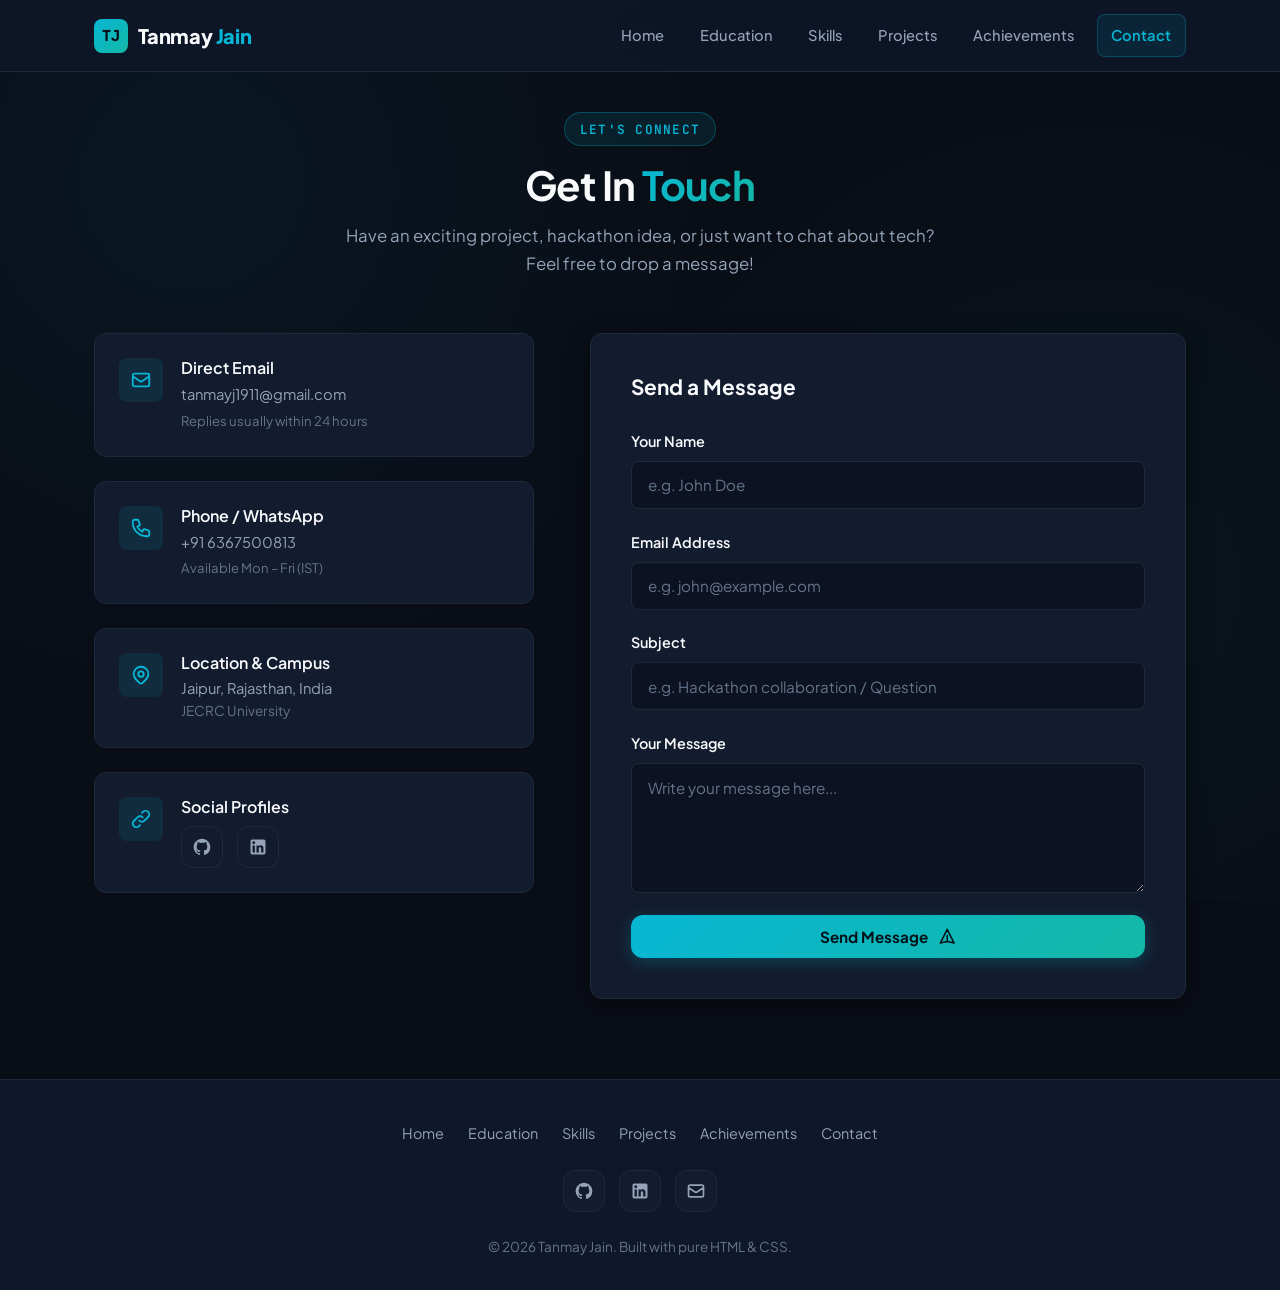
<file: contact.html>
<!DOCTYPE html>
<html lang="en">
<head>
  <meta charset="UTF-8">
  <meta name="viewport" content="width=device-width, initial-scale=1.0">
  <title>Contact & Connect | Tanmay Jain</title>
  <meta name="description" content="Get in touch with Tanmay Jain for collaborative software engineering projects, hackathons, and queries.">
  <link rel="stylesheet" href="style.css">
</head>
<body>

  <!-- ========================================================================
       SITE HEADER & NAVIGATION BAR
       ======================================================================== -->
  <header class="site-header">
    <div class="container nav-container">
      <a href="index.html" class="brand-logo" aria-label="Tanmay Jain Portfolio Home">
        <span class="brand-badge">TJ</span>
        <span>Tanmay <span class="highlight">Jain</span></span>
      </a>

      <button class="nav-toggle" aria-label="Toggle navigation menu" aria-expanded="false">
        <svg fill="none" stroke="currentColor" viewBox="0 0 24 24" aria-hidden="true">
          <path stroke-linecap="round" stroke-linejoin="round" stroke-width="2" d="M4 6h16M4 12h16M4 18h16"></path>
        </svg>
      </button>

      <nav aria-label="Main Navigation">
        <ul class="nav-menu">
          <li><a href="index.html" class="nav-link">Home</a></li>
          <li><a href="education.html" class="nav-link">Education</a></li>
          <li><a href="skills.html" class="nav-link">Skills</a></li>
          <li><a href="projects.html" class="nav-link">Projects</a></li>
          <li><a href="achievements.html" class="nav-link">Achievements</a></li>
          <li><a href="contact.html" class="nav-link active">Contact</a></li>
        </ul>
      </nav>
    </div>
  </header>

  <!-- ========================================================================
       MAIN CONTENT: CONTACT & GET IN TOUCH
       ======================================================================== -->
  <main class="main-content">
    <div class="container">
      <!-- Section Header -->
      <div class="section-header">
        <div class="section-tag">Let's Connect</div>
        <h1 class="section-title">Get In <span class="gradient-text">Touch</span></h1>
        <p class="section-subtitle">
          Have an exciting project, hackathon idea, or just want to chat about tech? Feel free to drop a message!
        </p>
      </div>

      <div class="contact-layout">
        
        <!-- Left Column: Direct Contact Info Cards -->
        <div class="contact-info-col">
          <!-- Card 1: Email -->
          <div class="contact-card">
            <div class="contact-icon">
              <svg fill="none" stroke="currentColor" viewBox="0 0 24 24" aria-hidden="true">
                <path stroke-linecap="round" stroke-linejoin="round" stroke-width="2" d="M3 8l7.89 5.26a2 2 0 002.22 0L21 8M5 19h14a2 2 0 002-2V7a2 2 0 00-2-2H5a2 2 0 00-2 2v10a2 2 0 002 2z"></path>
              </svg>
            </div>
            <div class="contact-details">
              <h4>Direct Email</h4>
              <!-- REPLACE: Change email to your real email -->
              <a href="mailto:tanmayj1911@gmail.com">tanmayj1911@gmail.com</a>
              <p style="font-size: 0.82rem; color: var(--text-dim); margin-top: 2px;">Replies usually within 24 hours</p>
            </div>
          </div>

          <!-- Card 2: Phone -->
          <div class="contact-card">
            <div class="contact-icon">
              <svg fill="none" stroke="currentColor" viewBox="0 0 24 24" aria-hidden="true">
                <path stroke-linecap="round" stroke-linejoin="round" stroke-width="2" d="M3 5a2 2 0 012-2h3.28a1 1 0 01.948.684l1.498 4.493a1 1 0 01-.502 1.21l-2.257 1.13a11.042 11.042 0 005.516 5.516l1.13-2.257a1 1 0 011.21-.502l4.493 1.498a1 1 0 01.684.949V19a2 2 0 01-2 2h-1C9.716 21 3 14.284 3 6V5z"></path>
              </svg>
            </div>
            <div class="contact-details">
              <h4>Phone / WhatsApp</h4>
              <!-- REPLACE: Update with your phone number if desired -->
              <a href="tel:+916367500813">+91 6367500813</a>
              <p style="font-size: 0.82rem; color: var(--text-dim); margin-top: 2px;">Available Mon &ndash; Fri (IST)</p>
            </div>
          </div>

          <!-- Card 3: Location / University -->
          <div class="contact-card">
            <div class="contact-icon">
              <svg fill="none" stroke="currentColor" viewBox="0 0 24 24" aria-hidden="true">
                <path stroke-linecap="round" stroke-linejoin="round" stroke-width="2" d="M17.657 16.657L13.414 20.9a1.998 1.998 0 01-2.827 0l-4.244-4.243a8 8 0 1111.314 0z"></path>
                <path stroke-linecap="round" stroke-linejoin="round" stroke-width="2" d="M15 11a3 3 0 11-6 0 3 3 0 016 0z"></path>
              </svg>
            </div>
            <div class="contact-details">
              <h4>Location &amp; Campus</h4>
              <p>Jaipur, Rajasthan, India</p>
              <p style="font-size: 0.85rem; color: var(--text-dim);">JECRC University</p>
            </div>
          </div>

          <!-- Card 4: Social Channels -->
          <div class="contact-card">
            <div class="contact-icon">
              <svg fill="none" stroke="currentColor" viewBox="0 0 24 24" aria-hidden="true">
                <path stroke-linecap="round" stroke-linejoin="round" stroke-width="2" d="M13.828 10.172a4 4 0 00-5.656 0l-4 4a4 4 0 105.656 5.656l1.102-1.101m-.758-4.899a4 4 0 005.656 0l4-4a4 4 0 00-5.656-5.656l-1.1 1.1"></path>
              </svg>
            </div>
            <div class="contact-details" style="flex: 1;">
              <h4>Social Profiles</h4>
              <div class="social-links" style="margin-top: 0.6rem;">
                <a href="https://github.com/tanmayj1911-eng" target="_blank" rel="noopener noreferrer" class="social-btn" aria-label="GitHub Profile" title="GitHub Profile">
                  <svg fill="currentColor" viewBox="0 0 24 24"><path fill-rule="evenodd" clip-rule="evenodd" d="M12 2C6.477 2 2 6.484 2 12.017c0 4.425 2.865 8.18 6.839 9.504.5.092.682-.217.682-.483 0-.237-.008-.868-.013-1.703-2.782.605-3.369-1.343-3.369-1.343-.454-1.158-1.11-1.466-1.11-1.466-.908-.62.069-.608.069-.608 1.003.07 1.53 1.032 1.53 1.032.892 1.53 2.341 1.088 2.91.832.092-.647.35-1.088.636-1.338-2.22-.253-4.555-1.113-4.555-4.951 0-1.093.39-1.988 1.029-2.688-.103-.253-.446-1.272.098-2.65 0 0 .84-.27 2.75 1.026A9.564 9.564 0 0112 6.844c.85.004 1.705.115 2.504.337 1.909-1.296 2.747-1.027 2.747-1.027.546 1.379.202 2.398.1 2.651.64.7 1.028 1.595 1.028 2.688 0 3.848-2.339 4.695-4.566 4.943.359.309.678.92.678 1.855 0 1.338-.012 2.419-.012 2.747 0 .268.18.58.688.482A10.019 10.019 0 0022 12.017C22 6.484 17.522 2 12 2z"/></svg>
                </a>
                <a href="https://www.linkedin.com/in/tanmay-jain-4769b6425/?lipi=urn%3Ali%3Apage%3Ad_flagship3_profile_view_base_contact_details%3BcuidGbIJTzSHdfYh%2FBOyJA%3D%3D" target="_blank" rel="noopener noreferrer" class="social-btn" aria-label="LinkedIn Profile" title="LinkedIn Profile">
                  <svg fill="currentColor" viewBox="0 0 24 24"><path d="M19 3a2 2 0 0 1 2 2v14a2 2 0 0 1-2 2H5a2 2 0 0 1-2-2V5a2 2 0 0 1 2-2h14m-.5 15.5v-5.3a3.26 3.26 0 0 0-3.26-3.26c-.85 0-1.84.52-2.28 1.3v-1.11h-2.79v8.37h2.79v-4.93c0-.77.62-1.4 1.39-1.4a1.4 1.4 0 0 1 1.4 1.4v4.93h2.75M6.88 8.56a1.68 1.68 0 0 0 1.68-1.68c0-.93-.75-1.69-1.68-1.69a1.69 1.69 0 0 0-1.69 1.69c0 .93.76 1.68 1.69 1.68m1.39 9.94v-8.37H5.5v8.37h2.77z"/></svg>
                </a>
              </div>
            </div>
          </div>
        </div>

        <!-- Right Column: Static Contact Form -->
        <div class="contact-form-card">
          <!-- TIP FOR FIRST-YEAR STUDENT: 
               To make this form deliver real emails without building a backend, 
               you can easily replace action="#" with a free Formspree endpoint:
               action="https://formspree.io/f/YOUR_FORM_ID" method="POST"
          -->
          <form id="portfolio-contact-form" class="contact-form" action="#" method="POST">
            <h3 style="font-size: 1.3rem; margin-bottom: 0.5rem;">Send a Message</h3>

            <!-- Name Input -->
            <div class="form-group">
              <label for="name">Your Name</label>
              <input type="text" id="name" name="name" class="form-control" placeholder="e.g. John Doe" required>
            </div>

            <!-- Email Input -->
            <div class="form-group">
              <label for="email">Email Address</label>
              <input type="email" id="email" name="email" class="form-control" placeholder="e.g. john@example.com" required>
            </div>

            <!-- Subject Input -->
            <div class="form-group">
              <label for="subject">Subject</label>
              <input type="text" id="subject" name="subject" class="form-control" placeholder="e.g. Hackathon collaboration / Question" required>
            </div>

            <!-- Message Textarea -->
            <div class="form-group">
              <label for="message">Your Message</label>
              <textarea id="message" name="message" class="form-control" rows="5" placeholder="Write your message here..." required></textarea>
            </div>

            <!-- Submit Button -->
            <button type="submit" class="btn btn-primary" style="width: 100%;">
              <span>Send Message</span>
              <svg fill="none" stroke="currentColor" viewBox="0 0 24 24" aria-hidden="true">
                <path stroke-linecap="round" stroke-linejoin="round" stroke-width="2" d="M12 19l9 2-9-18-9 18 9-2zm0 0v-8"></path>
              </svg>
            </button>

            <!-- Friendly status notification container -->
            <div id="form-status" class="form-status" role="alert" aria-live="polite"></div>
          </form>
        </div>

      </div>
    </div>
  </main>

  <!-- ========================================================================
       GLOBAL FOOTER
       ======================================================================== -->
  <footer class="site-footer">
    <div class="container footer-content">
      <ul class="footer-nav">
        <li><a href="index.html">Home</a></li>
        <li><a href="education.html">Education</a></li>
        <li><a href="skills.html">Skills</a></li>
        <li><a href="projects.html">Projects</a></li>
        <li><a href="achievements.html">Achievements</a></li>
        <li><a href="contact.html">Contact</a></li>
      </ul>

      <div class="social-links" style="margin-top: 0;">
        <a href="https://github.com/tanmayj1911-eng" target="_blank" rel="noopener noreferrer" class="social-btn" aria-label="GitHub">
          <svg fill="currentColor" viewBox="0 0 24 24" aria-hidden="true"><path fill-rule="evenodd" clip-rule="evenodd" d="M12 2C6.477 2 2 6.484 2 12.017c0 4.425 2.865 8.18 6.839 9.504.5.092.682-.217.682-.483 0-.237-.008-.868-.013-1.703-2.782.605-3.369-1.343-3.369-1.343-.454-1.158-1.11-1.466-1.11-1.466-.908-.62.069-.608.069-.608 1.003.07 1.53 1.032 1.53 1.032.892 1.53 2.341 1.088 2.91.832.092-.647.35-1.088.636-1.338-2.22-.253-4.555-1.113-4.555-4.951 0-1.093.39-1.988 1.029-2.688-.103-.253-.446-1.272.098-2.65 0 0 .84-.27 2.75 1.026A9.564 9.564 0 0112 6.844c.85.004 1.705.115 2.504.337 1.909-1.296 2.747-1.027 2.747-1.027.546 1.379.202 2.398.1 2.651.64.7 1.028 1.595 1.028 2.688 0 3.848-2.339 4.695-4.566 4.943.359.309.678.92.678 1.855 0 1.338-.012 2.419-.012 2.747 0 .268.18.58.688.482A10.019 10.019 0 0022 12.017C22 6.484 17.522 2 12 2z"/></svg>
        </a>
        <a href="https://www.linkedin.com/in/tanmay-jain-4769b6425/?lipi=urn%3Ali%3Apage%3Ad_flagship3_profile_view_base_contact_details%3BcuidGbIJTzSHdfYh%2FBOyJA%3D%3D" target="_blank" rel="noopener noreferrer" class="social-btn" aria-label="LinkedIn">
          <svg fill="currentColor" viewBox="0 0 24 24" aria-hidden="true"><path d="M19 3a2 2 0 0 1 2 2v14a2 2 0 0 1-2 2H5a2 2 0 0 1-2-2V5a2 2 0 0 1 2-2h14m-.5 15.5v-5.3a3.26 3.26 0 0 0-3.26-3.26c-.85 0-1.84.52-2.28 1.3v-1.11h-2.79v8.37h2.79v-4.93c0-.77.62-1.4 1.39-1.4a1.4 1.4 0 0 1 1.4 1.4v4.93h2.75M6.88 8.56a1.68 1.68 0 0 0 1.68-1.68c0-.93-.75-1.69-1.68-1.69a1.69 1.69 0 0 0-1.69 1.69c0 .93.76 1.68 1.69 1.68m1.39 9.94v-8.37H5.5v8.37h2.77z"/></svg>
        </a>
        <a href="mailto:tanmayj1911@gmail.com" class="social-btn" aria-label="Email">
          <svg fill="none" stroke="currentColor" viewBox="0 0 24 24" aria-hidden="true"><path stroke-linecap="round" stroke-linejoin="round" stroke-width="2" d="M3 8l7.89 5.26a2 2 0 002.22 0L21 8M5 19h14a2 2 0 002-2V7a2 2 0 00-2-2H5a2 2 0 00-2 2v10a2 2 0 002 2z"></path></svg>
        </a>
      </div>

      <p class="footer-copy">
        &copy; <span id="current-year">2025</span> Tanmay Jain. Built with pure HTML & CSS.
      </p>
    </div>
  </footer>

  <script src="script.js"></script>
</body>
</html>
</file>
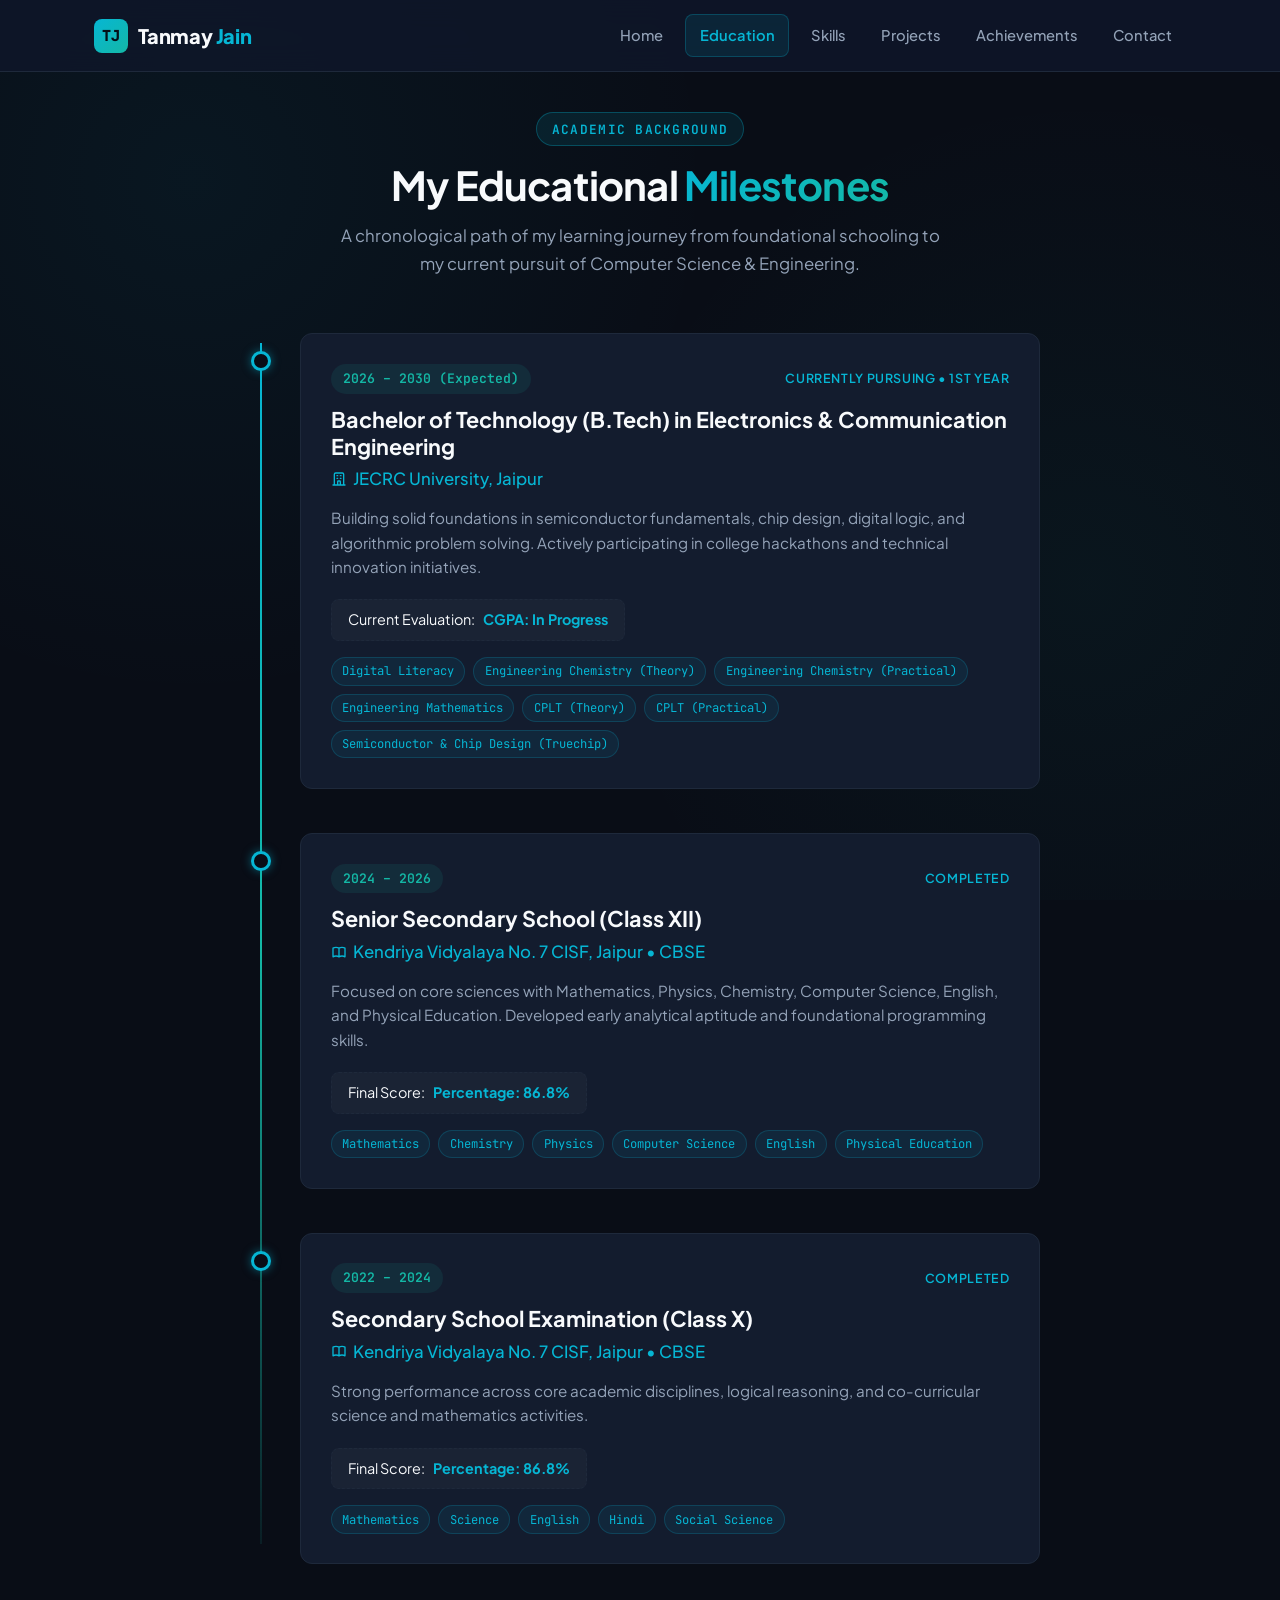
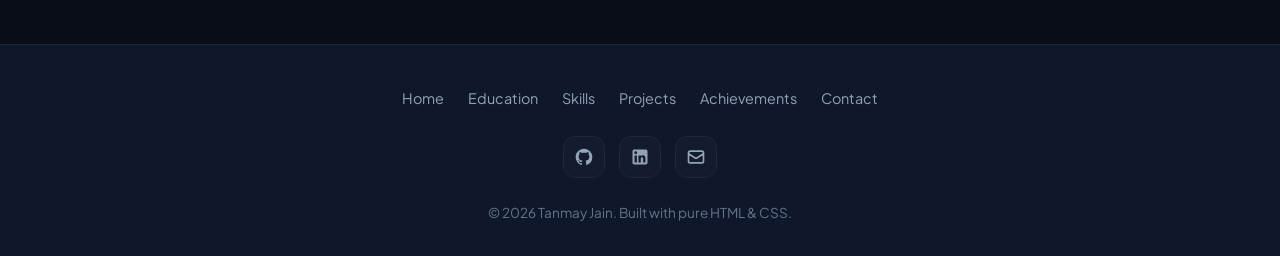
<file: education.html>
<!DOCTYPE html>
<html lang="en">
<head>
  <meta charset="UTF-8">
  <meta name="viewport" content="width=device-width, initial-scale=1.0">
  <title>Education Journey | Tanmay Jain</title>
  <meta name="description" content="Academic background and educational milestones of Tanmay Jain - JECRC B.Tech student.">
  <link rel="stylesheet" href="style.css">
</head>
<body>

  <!-- ========================================================================
       SITE HEADER & NAVIGATION BAR
       ======================================================================== -->
  <header class="site-header">
    <div class="container nav-container">
      <a href="index.html" class="brand-logo" aria-label="Tanmay Jain Portfolio Home">
        <span class="brand-badge">TJ</span>
        <span>Tanmay <span class="highlight">Jain</span></span>
      </a>

      <button class="nav-toggle" aria-label="Toggle navigation menu" aria-expanded="false">
        <svg fill="none" stroke="currentColor" viewBox="0 0 24 24" aria-hidden="true">
          <path stroke-linecap="round" stroke-linejoin="round" stroke-width="2" d="M4 6h16M4 12h16M4 18h16"></path>
        </svg>
      </button>

      <nav aria-label="Main Navigation">
        <ul class="nav-menu">
          <li><a href="index.html" class="nav-link">Home</a></li>
          <li><a href="education.html" class="nav-link active">Education</a></li>
          <li><a href="skills.html" class="nav-link">Skills</a></li>
          <li><a href="projects.html" class="nav-link">Projects</a></li>
          <li><a href="achievements.html" class="nav-link">Achievements</a></li>
          <li><a href="contact.html" class="nav-link">Contact</a></li>
        </ul>
      </nav>
    </div>
  </header>

  <!-- ========================================================================
       MAIN CONTENT: EDUCATION TIMELINE
       ======================================================================== -->
  <main class="main-content">
    <div class="container">
      <!-- Section Header -->
      <div class="section-header">
        <div class="section-tag">Academic Background</div>
        <h1 class="section-title">My Educational <span class="gradient-text">Milestones</span></h1>
        <p class="section-subtitle">
          A chronological path of my learning journey from foundational schooling to my current pursuit of Computer Science & Engineering.
        </p>
      </div>

      <!-- Education Timeline -->
      <div class="timeline-wrapper" role="list">
        
        <!-- Timeline Item 1: B.Tech College -->
        <article class="timeline-item" role="listitem">
          <div class="timeline-dot" aria-hidden="true"></div>
          <div class="timeline-card">
            <div class="timeline-meta">
              <span class="timeline-period">2026 &ndash; 2030 (Expected)</span>
              <span class="timeline-status">Currently Pursuing &bull; 1st Year</span>
            </div>

            <h2 class="timeline-title">Bachelor of Technology (B.Tech) in Electronics &amp; Communication Engineering</h2>
            
            <div class="timeline-institution">
              <svg fill="none" stroke="currentColor" viewBox="0 0 24 24" aria-hidden="true">
                <path stroke-linecap="round" stroke-linejoin="round" stroke-width="2" d="M19 21V5a2 2 0 00-2-2H7a2 2 0 00-2 2v16m14 0h2m-2 0h-5m-9 0H3m2 0h5M9 7h1m-1 4h1m4-4h1m-1 4h1m-5 10v-5a1 1 0 011-1h2a1 1 0 011 1v5m-4 0h4"></path>
              </svg>
              <span>JECRC University, Jaipur</span>
            </div>

            <p class="timeline-desc">
              Building solid foundations in semiconductor fundamentals, chip design, digital logic, and algorithmic problem solving. Actively participating in college hackathons and technical innovation initiatives.
            </p>

            <div class="timeline-score">
              <span>Current Evaluation:</span>
              <strong>CGPA: In Progress</strong>
            </div>

            <div class="timeline-courses">
              <span class="tag">Digital Literacy</span>
              <span class="tag">Engineering Chemistry (Theory)</span>
              <span class="tag">Engineering Chemistry (Practical)</span>
              <span class="tag">Engineering Mathematics</span>
              <span class="tag">CPLT (Theory)</span>
              <span class="tag">CPLT (Practical)</span>
              <span class="tag">Semiconductor &amp; Chip Design (Truechip)</span>
            </div>
          </div>
        </article>

        <!-- Timeline Item 2: Class XII (Senior Secondary) -->
        <article class="timeline-item" role="listitem">
          <div class="timeline-dot" aria-hidden="true"></div>
          <div class="timeline-card">
            <div class="timeline-meta">
              <span class="timeline-period">2024 &ndash; 2026</span>
              <span class="timeline-status">Completed</span>
            </div>

            <h2 class="timeline-title">Senior Secondary School (Class XII)</h2>
            
            <div class="timeline-institution">
              <svg fill="none" stroke="currentColor" viewBox="0 0 24 24" aria-hidden="true">
                <path stroke-linecap="round" stroke-linejoin="round" stroke-width="2" d="M12 6.253v13m0-13C10.832 5.477 9.246 5 7.5 5S4.168 5.477 3 6.253v13C4.168 18.477 5.754 18 7.5 18s3.332.477 4.5 1.253m0-13C13.168 5.477 14.754 5 16.5 5c1.747 0 3.332.477 4.5 1.253v13C19.832 18.477 18.247 18 16.5 18c-1.746 0-3.332.477-4.5 1.253"></path>
              </svg>
              <span>Kendriya Vidyalaya No. 7 CISF, Jaipur &bull; CBSE</span>
            </div>

            <p class="timeline-desc">
              Focused on core sciences with Mathematics, Physics, Chemistry, Computer Science, English, and Physical Education. Developed early analytical aptitude and foundational programming skills.
            </p>

            <div class="timeline-score">
              <span>Final Score:</span>
              <strong>Percentage: 86.8%</strong>
            </div>

            <div class="timeline-courses">
              <span class="tag">Mathematics</span>
              <span class="tag">Chemistry</span>
              <span class="tag">Physics</span>
              <span class="tag">Computer Science</span>
              <span class="tag">English</span>
              <span class="tag">Physical Education</span>
            </div>
          </div>
        </article>

        <!-- Timeline Item 3: Class X (Secondary School) -->
        <article class="timeline-item" role="listitem">
          <div class="timeline-dot" aria-hidden="true"></div>
          <div class="timeline-card">
            <div class="timeline-meta">
              <span class="timeline-period">2022 &ndash; 2024</span>
              <span class="timeline-status">Completed</span>
            </div>

            <h2 class="timeline-title">Secondary School Examination (Class X)</h2>
            
            <div class="timeline-institution">
              <svg fill="none" stroke="currentColor" viewBox="0 0 24 24" aria-hidden="true">
                <path stroke-linecap="round" stroke-linejoin="round" stroke-width="2" d="M12 6.253v13m0-13C10.832 5.477 9.246 5 7.5 5S4.168 5.477 3 6.253v13C4.168 18.477 5.754 18 7.5 18s3.332.477 4.5 1.253m0-13C13.168 5.477 14.754 5 16.5 5c1.747 0 3.332.477 4.5 1.253v13C19.832 18.477 18.247 18 16.5 18c-1.746 0-3.332.477-4.5 1.253"></path>
              </svg>
              <span>Kendriya Vidyalaya No. 7 CISF, Jaipur &bull; CBSE</span>
            </div>

            <p class="timeline-desc">
              Strong performance across core academic disciplines, logical reasoning, and co-curricular science and mathematics activities.
            </p>

            <div class="timeline-score">
              <span>Final Score:</span>
              <strong>Percentage: 86.8%</strong>
            </div>

            <div class="timeline-courses">
              <span class="tag">Mathematics</span>
              <span class="tag">Science</span>
              <span class="tag">English</span>
              <span class="tag">Hindi</span>
              <span class="tag">Social Science</span>
            </div>
          </div>
        </article>

      </div>
    </div>
  </main>

  <!-- ========================================================================
       GLOBAL FOOTER
       ======================================================================== -->
  <footer class="site-footer">
    <div class="container footer-content">
      <ul class="footer-nav">
        <li><a href="index.html">Home</a></li>
        <li><a href="education.html">Education</a></li>
        <li><a href="skills.html">Skills</a></li>
        <li><a href="projects.html">Projects</a></li>
        <li><a href="achievements.html">Achievements</a></li>
        <li><a href="contact.html">Contact</a></li>
      </ul>

      <div class="social-links" style="margin-top: 0;">
        <a href="https://github.com" target="_blank" rel="noopener noreferrer" class="social-btn" aria-label="GitHub">
          <svg fill="currentColor" viewBox="0 0 24 24" aria-hidden="true"><path fill-rule="evenodd" clip-rule="evenodd" d="M12 2C6.477 2 2 6.484 2 12.017c0 4.425 2.865 8.18 6.839 9.504.5.092.682-.217.682-.483 0-.237-.008-.868-.013-1.703-2.782.605-3.369-1.343-3.369-1.343-.454-1.158-1.11-1.466-1.11-1.466-.908-.62.069-.608.069-.608 1.003.07 1.53 1.032 1.53 1.032.892 1.53 2.341 1.088 2.91.832.092-.647.35-1.088.636-1.338-2.22-.253-4.555-1.113-4.555-4.951 0-1.093.39-1.988 1.029-2.688-.103-.253-.446-1.272.098-2.65 0 0 .84-.27 2.75 1.026A9.564 9.564 0 0112 6.844c.85.004 1.705.115 2.504.337 1.909-1.296 2.747-1.027 2.747-1.027.546 1.379.202 2.398.1 2.651.64.7 1.028 1.595 1.028 2.688 0 3.848-2.339 4.695-4.566 4.943.359.309.678.92.678 1.855 0 1.338-.012 2.419-.012 2.747 0 .268.18.58.688.482A10.019 10.019 0 0022 12.017C22 6.484 17.522 2 12 2z"/></svg>
        </a>
        <a href="https://linkedin.com" target="_blank" rel="noopener noreferrer" class="social-btn" aria-label="LinkedIn">
          <svg fill="currentColor" viewBox="0 0 24 24" aria-hidden="true"><path d="M19 3a2 2 0 0 1 2 2v14a2 2 0 0 1-2 2H5a2 2 0 0 1-2-2V5a2 2 0 0 1 2-2h14m-.5 15.5v-5.3a3.26 3.26 0 0 0-3.26-3.26c-.85 0-1.84.52-2.28 1.3v-1.11h-2.79v8.37h2.79v-4.93c0-.77.62-1.4 1.39-1.4a1.4 1.4 0 0 1 1.4 1.4v4.93h2.75M6.88 8.56a1.68 1.68 0 0 0 1.68-1.68c0-.93-.75-1.69-1.68-1.69a1.69 1.69 0 0 0-1.69 1.69c0 .93.76 1.68 1.69 1.68m1.39 9.94v-8.37H5.5v8.37h2.77z"/></svg>
        </a>
        <a href="mailto:tanmay.jain@example.com" class="social-btn" aria-label="Email">
          <svg fill="none" stroke="currentColor" viewBox="0 0 24 24" aria-hidden="true"><path stroke-linecap="round" stroke-linejoin="round" stroke-width="2" d="M3 8l7.89 5.26a2 2 0 002.22 0L21 8M5 19h14a2 2 0 002-2V7a2 2 0 00-2-2H5a2 2 0 00-2 2v10a2 2 0 002 2z"></path></svg>
        </a>
      </div>

      <p class="footer-copy">
        &copy; <span id="current-year">2025</span> Tanmay Jain. Built with pure HTML & CSS.
      </p>
    </div>
  </footer>

  <script src="script.js"></script>
</body>
</html>
</file>
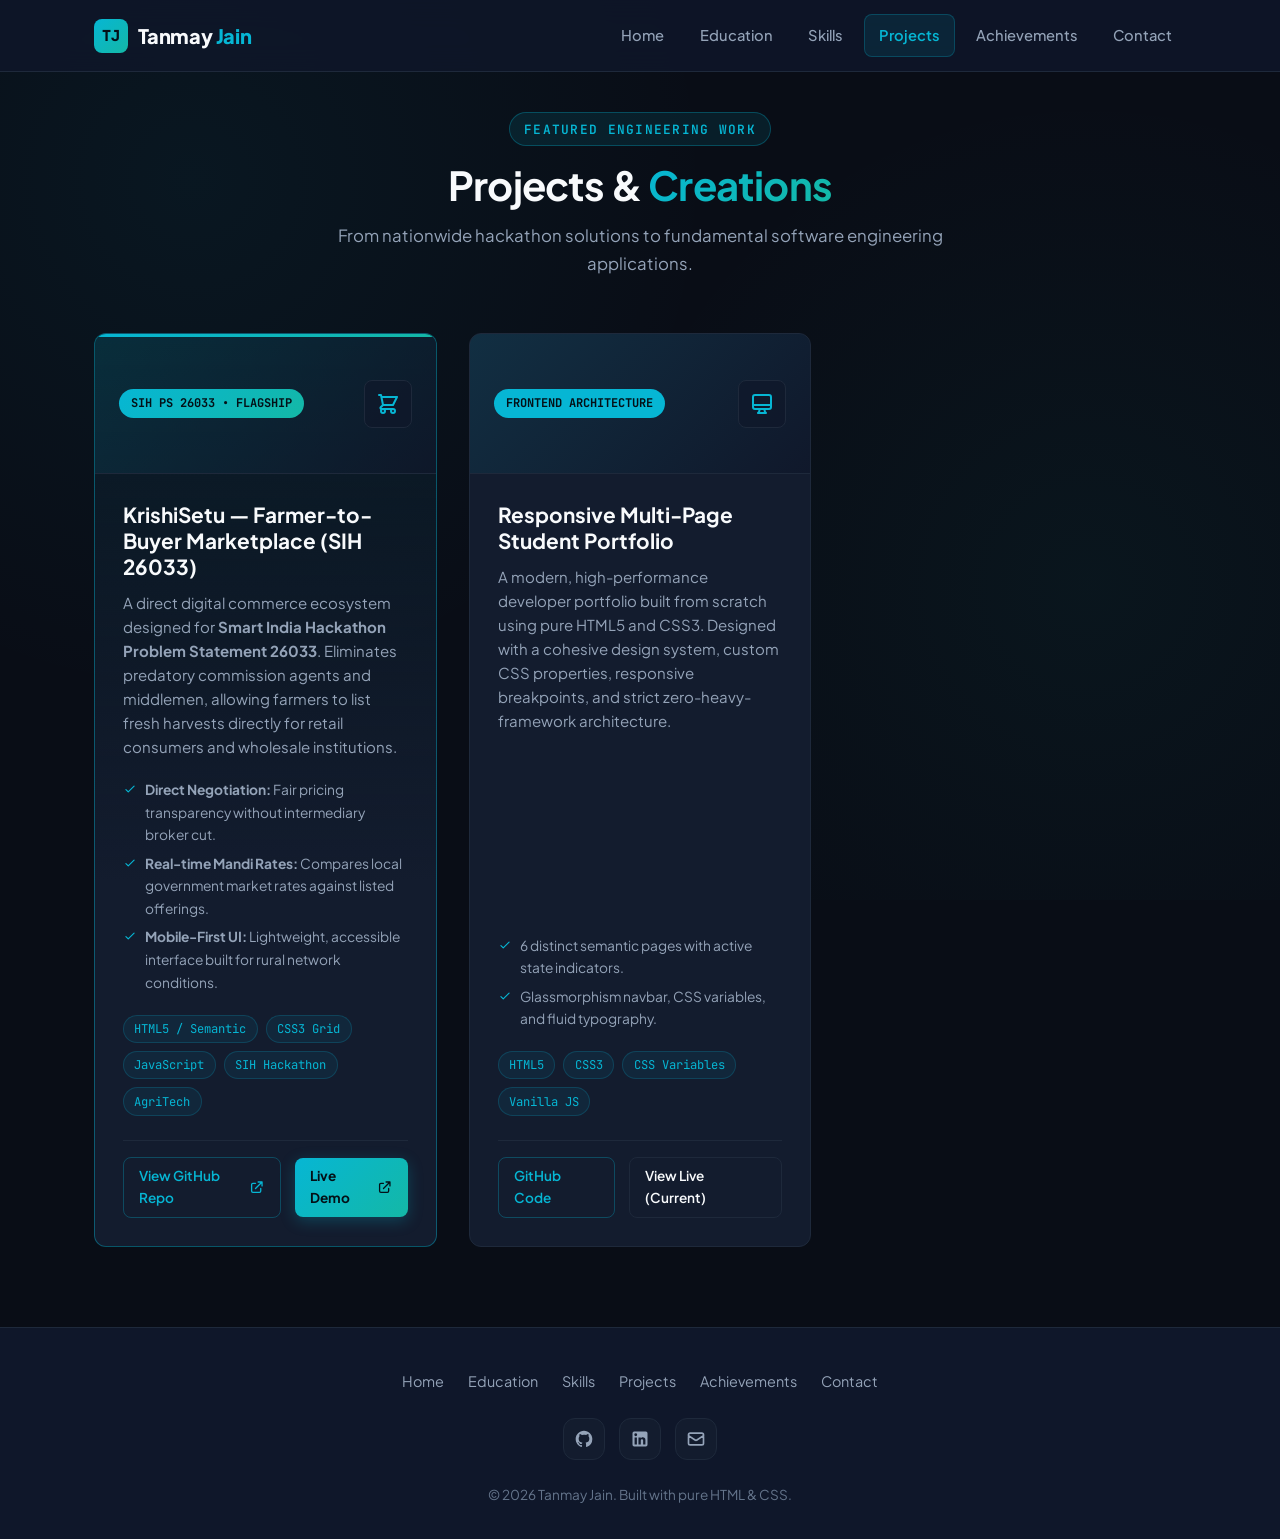
<file: projects.html>
<!DOCTYPE html>
<html lang="en">
<head>
  <meta charset="UTF-8">
  <meta name="viewport" content="width=device-width, initial-scale=1.0">
  <title>Projects Showcase | Tanmay Jain</title>
  <meta name="description" content="Projects and technical solutions created by Tanmay Jain, including the SIH 26033 farmer-to-buyer marketplace.">
  <link rel="stylesheet" href="style.css">
</head>
<body>

  <!-- ========================================================================
       SITE HEADER & NAVIGATION BAR
       ======================================================================== -->
  <header class="site-header">
    <div class="container nav-container">
      <a href="index.html" class="brand-logo" aria-label="Tanmay Jain Portfolio Home">
        <span class="brand-badge">TJ</span>
        <span>Tanmay <span class="highlight">Jain</span></span>
      </a>

      <button class="nav-toggle" aria-label="Toggle navigation menu" aria-expanded="false">
        <svg fill="none" stroke="currentColor" viewBox="0 0 24 24" aria-hidden="true">
          <path stroke-linecap="round" stroke-linejoin="round" stroke-width="2" d="M4 6h16M4 12h16M4 18h16"></path>
        </svg>
      </button>

      <nav aria-label="Main Navigation">
        <ul class="nav-menu">
          <li><a href="index.html" class="nav-link">Home</a></li>
          <li><a href="education.html" class="nav-link">Education</a></li>
          <li><a href="skills.html" class="nav-link">Skills</a></li>
          <li><a href="projects.html" class="nav-link active">Projects</a></li>
          <li><a href="achievements.html" class="nav-link">Achievements</a></li>
          <li><a href="contact.html" class="nav-link">Contact</a></li>
        </ul>
      </nav>
    </div>
  </header>

  <!-- ========================================================================
       MAIN CONTENT: PROJECTS SHOWCASE
       ======================================================================== -->
  <main class="main-content">
    <div class="container">
      <!-- Section Header -->
      <div class="section-header">
        <div class="section-tag">Featured Engineering Work</div>
        <h1 class="section-title">Projects &amp; <span class="gradient-text">Creations</span></h1>
        <p class="section-subtitle">
          From nationwide hackathon solutions to fundamental software engineering applications.
        </p>
      </div>

      <div class="projects-grid">
        
        <!-- ====================================================================
             PROJECT 1: FEATURED - SIH PROBLEM STATEMENT 26033
             ==================================================================== -->
        <article class="project-card featured">
          <div class="project-card-header">
            <span class="project-category-badge featured-pill">SIH PS 26033 &bull; Flagship</span>
            <div class="project-icon-box" title="AgriTech Marketplace">
              <svg fill="none" stroke="currentColor" viewBox="0 0 24 24" aria-hidden="true">
                <path stroke-linecap="round" stroke-linejoin="round" stroke-width="2" d="M3 3h2l.4 2M7 13h10l4-8H5.4M7 13L5.4 5M7 13l-2.293 2.293c-.63.63-.184 1.707.707 1.707H17m0 0a2 2 0 100 4 2 2 0 000-4zm-8 2a2 2 0 11-4 0 2 2 0 014 0z"></path>
              </svg>
            </div>
          </div>

          <div class="project-card-body">
            <h2 class="project-title">KrishiSetu &mdash; Farmer-to-Buyer Marketplace (SIH 26033)</h2>
            
            <p class="project-description">
              A direct digital commerce ecosystem designed for <strong>Smart India Hackathon Problem Statement 26033</strong>. 
              Eliminates predatory commission agents and middlemen, allowing farmers to list fresh harvests directly for retail consumers and wholesale institutions.
            </p>

            <ul class="project-highlights">
              <li>
                <svg fill="none" stroke="currentColor" viewBox="0 0 24 24" aria-hidden="true"><path stroke-linecap="round" stroke-linejoin="round" stroke-width="2" d="M5 13l4 4L19 7"></path></svg>
                <span><strong>Direct Negotiation:</strong> Fair pricing transparency without intermediary broker cut.</span>
              </li>
              <li>
                <svg fill="none" stroke="currentColor" viewBox="0 0 24 24" aria-hidden="true"><path stroke-linecap="round" stroke-linejoin="round" stroke-width="2" d="M5 13l4 4L19 7"></path></svg>
                <span><strong>Real-time Mandi Rates:</strong> Compares local government market rates against listed offerings.</span>
              </li>
              <li>
                <svg fill="none" stroke="currentColor" viewBox="0 0 24 24" aria-hidden="true"><path stroke-linecap="round" stroke-linejoin="round" stroke-width="2" d="M5 13l4 4L19 7"></path></svg>
                <span><strong>Mobile-First UI:</strong> Lightweight, accessible interface built for rural network conditions.</span>
              </li>
            </ul>

            <div class="project-tags">
              <span class="tag">HTML5 / Semantic</span>
              <span class="tag">CSS3 Grid</span>
              <span class="tag">JavaScript</span>
              <span class="tag">SIH Hackathon</span>
              <span class="tag">AgriTech</span>
            </div>

            <!-- Action Links -->
            <div class="project-footer">
              <!-- REPLACE: Update with your GitHub repo URL -->
              <a href="https://github.com" target="_blank" rel="noopener noreferrer" class="btn btn-outline btn-sm">
                <span>View GitHub Repo</span>
                <svg fill="none" stroke="currentColor" viewBox="0 0 24 24" aria-hidden="true">
                  <path stroke-linecap="round" stroke-linejoin="round" stroke-width="2" d="M10 6H6a2 2 0 00-2 2v10a2 2 0 002 2h10a2 2 0 002-2v-4M14 4h6m0 0v6m0-6L10 14"></path>
                </svg>
              </a>
              <!-- Live Demo URL on Render -->
              <a href="https://krishisetu-3-h1qy.onrender.com/" target="_blank" rel="noopener noreferrer" class="btn btn-primary btn-sm" title="Open Live Demo">
                <span>Live Demo</span>
                <svg fill="none" stroke="currentColor" viewBox="0 0 24 24" aria-hidden="true">
                  <path stroke-linecap="round" stroke-linejoin="round" stroke-width="2" d="M10 6H6a2 2 0 00-2 2v10a2 2 0 002 2h10a2 2 0 002-2v-4M14 4h6m0 0v6m0-6L10 14"></path>
                </svg>
              </a>
            </div>
          </div>
        </article>

        <!-- ====================================================================
             PROJECT 2: PERSONAL PORTFOLIO WEBSITE
             ==================================================================== -->
        <article class="project-card">
          <div class="project-card-header">
            <span class="project-category-badge">Frontend Architecture</span>
            <div class="project-icon-box" title="Web Portfolio">
              <svg fill="none" stroke="currentColor" viewBox="0 0 24 24" aria-hidden="true">
                <path stroke-linecap="round" stroke-linejoin="round" stroke-width="2" d="M9.75 17L9 20l-1 1h8l-1-1-.75-3M3 13h18M5 17h14a2 2 0 002-2V5a2 2 0 00-2-2H5a2 2 0 00-2 2v10a2 2 0 002 2z"></path>
              </svg>
            </div>
          </div>

          <div class="project-card-body">
            <h2 class="project-title">Responsive Multi-Page Student Portfolio</h2>
            
            <p class="project-description">
              A modern, high-performance developer portfolio built from scratch using pure HTML5 and CSS3. 
              Designed with a cohesive design system, custom CSS properties, responsive breakpoints, and strict zero-heavy-framework architecture.
            </p>

            <ul class="project-highlights">
              <li>
                <svg fill="none" stroke="currentColor" viewBox="0 0 24 24" aria-hidden="true"><path stroke-linecap="round" stroke-linejoin="round" stroke-width="2" d="M5 13l4 4L19 7"></path></svg>
                <span>6 distinct semantic pages with active state indicators.</span>
              </li>
              <li>
                <svg fill="none" stroke="currentColor" viewBox="0 0 24 24" aria-hidden="true"><path stroke-linecap="round" stroke-linejoin="round" stroke-width="2" d="M5 13l4 4L19 7"></path></svg>
                <span>Glassmorphism navbar, CSS variables, and fluid typography.</span>
              </li>
            </ul>

            <div class="project-tags">
              <span class="tag">HTML5</span>
              <span class="tag">CSS3</span>
              <span class="tag">CSS Variables</span>
              <span class="tag">Vanilla JS</span>
            </div>

            <div class="project-footer">
              <a href="https://github.com" target="_blank" rel="noopener noreferrer" class="btn btn-outline btn-sm">
                <span>GitHub Code</span>
              </a>
              <a href="index.html" class="btn btn-secondary btn-sm">
                <span>View Live (Current)</span>
              </a>
            </div>
          </div>
        </article>

      </div>
    </div>
  </main>

  <!-- ========================================================================
       GLOBAL FOOTER
       ======================================================================== -->
  <footer class="site-footer">
    <div class="container footer-content">
      <ul class="footer-nav">
        <li><a href="index.html">Home</a></li>
        <li><a href="education.html">Education</a></li>
        <li><a href="skills.html">Skills</a></li>
        <li><a href="projects.html">Projects</a></li>
        <li><a href="achievements.html">Achievements</a></li>
        <li><a href="contact.html">Contact</a></li>
      </ul>

      <div class="social-links" style="margin-top: 0;">
        <a href="https://github.com/tanmayj1911-eng" target="_blank" rel="noopener noreferrer" class="social-btn" aria-label="GitHub">
          <svg fill="currentColor" viewBox="0 0 24 24" aria-hidden="true"><path fill-rule="evenodd" clip-rule="evenodd" d="M12 2C6.477 2 2 6.484 2 12.017c0 4.425 2.865 8.18 6.839 9.504.5.092.682-.217.682-.483 0-.237-.008-.868-.013-1.703-2.782.605-3.369-1.343-3.369-1.343-.454-1.158-1.11-1.466-1.11-1.466-.908-.62.069-.608.069-.608 1.003.07 1.53 1.032 1.53 1.032.892 1.53 2.341 1.088 2.91.832.092-.647.35-1.088.636-1.338-2.22-.253-4.555-1.113-4.555-4.951 0-1.093.39-1.988 1.029-2.688-.103-.253-.446-1.272.098-2.65 0 0 .84-.27 2.75 1.026A9.564 9.564 0 0112 6.844c.85.004 1.705.115 2.504.337 1.909-1.296 2.747-1.027 2.747-1.027.546 1.379.202 2.398.1 2.651.64.7 1.028 1.595 1.028 2.688 0 3.848-2.339 4.695-4.566 4.943.359.309.678.92.678 1.855 0 1.338-.012 2.419-.012 2.747 0 .268.18.58.688.482A10.019 10.019 0 0022 12.017C22 6.484 17.522 2 12 2z"/></svg>
        </a>
        <a href="https://www.linkedin.com/in/tanmay-jain-4769b6425/?lipi=urn%3Ali%3Apage%3Ad_flagship3_profile_view_base_contact_details%3BcuidGbIJTzSHdfYh%2FBOyJA%3D%3D" target="_blank" rel="noopener noreferrer" class="social-btn" aria-label="LinkedIn">
          <svg fill="currentColor" viewBox="0 0 24 24" aria-hidden="true"><path d="M19 3a2 2 0 0 1 2 2v14a2 2 0 0 1-2 2H5a2 2 0 0 1-2-2V5a2 2 0 0 1 2-2h14m-.5 15.5v-5.3a3.26 3.26 0 0 0-3.26-3.26c-.85 0-1.84.52-2.28 1.3v-1.11h-2.79v8.37h2.79v-4.93c0-.77.62-1.4 1.39-1.4a1.4 1.4 0 0 1 1.4 1.4v4.93h2.75M6.88 8.56a1.68 1.68 0 0 0 1.68-1.68c0-.93-.75-1.69-1.68-1.69a1.69 1.69 0 0 0-1.69 1.69c0 .93.76 1.68 1.69 1.68m1.39 9.94v-8.37H5.5v8.37h2.77z"/></svg>
        </a>
        <a href="mailto:tanmayj1911@gmail.com" class="social-btn" aria-label="Email">
          <svg fill="none" stroke="currentColor" viewBox="0 0 24 24" aria-hidden="true"><path stroke-linecap="round" stroke-linejoin="round" stroke-width="2" d="M3 8l7.89 5.26a2 2 0 002.22 0L21 8M5 19h14a2 2 0 002-2V7a2 2 0 00-2-2H5a2 2 0 00-2 2v10a2 2 0 002 2z"></path></svg>
        </a>
      </div>

      <p class="footer-copy">
        &copy; <span id="current-year">2025</span> Tanmay Jain. Built with pure HTML & CSS.
      </p>
    </div>
  </footer>

  <script src="script.js"></script>
</body>
</html>
</file>
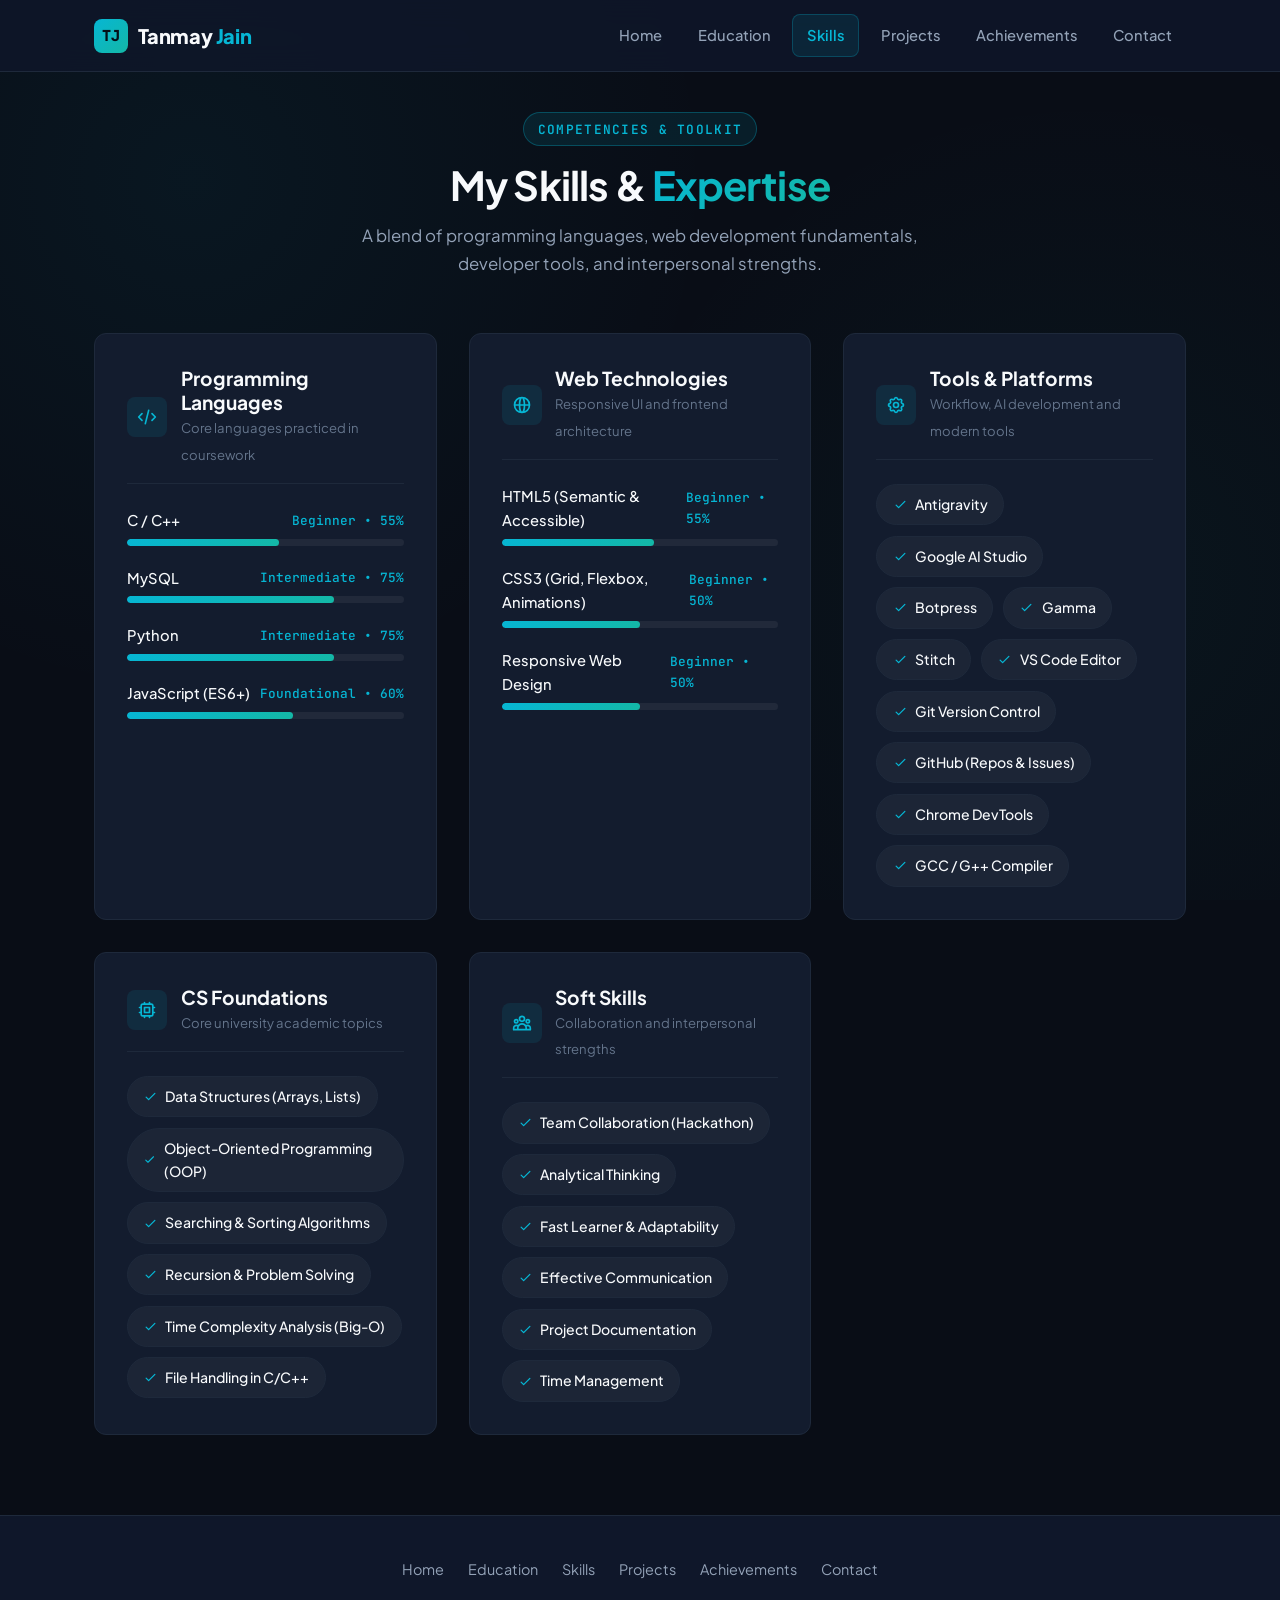
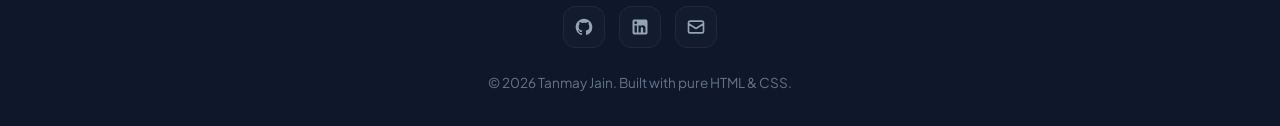
<file: skills.html>
<!DOCTYPE html>
<html lang="en">
<head>
  <meta charset="UTF-8">
  <meta name="viewport" content="width=device-width, initial-scale=1.0">
  <title>Technical & Soft Skills | Tanmay Jain</title>
  <meta name="description" content="Technical skillset, programming languages, web technologies, and core competencies of Tanmay Jain.">
  <link rel="stylesheet" href="style.css">
</head>
<body>

  <!-- ========================================================================
       SITE HEADER & NAVIGATION BAR
       ======================================================================== -->
  <header class="site-header">
    <div class="container nav-container">
      <a href="index.html" class="brand-logo" aria-label="Tanmay Jain Portfolio Home">
        <span class="brand-badge">TJ</span>
        <span>Tanmay <span class="highlight">Jain</span></span>
      </a>

      <button class="nav-toggle" aria-label="Toggle navigation menu" aria-expanded="false">
        <svg fill="none" stroke="currentColor" viewBox="0 0 24 24" aria-hidden="true">
          <path stroke-linecap="round" stroke-linejoin="round" stroke-width="2" d="M4 6h16M4 12h16M4 18h16"></path>
        </svg>
      </button>

      <nav aria-label="Main Navigation">
        <ul class="nav-menu">
          <li><a href="index.html" class="nav-link">Home</a></li>
          <li><a href="education.html" class="nav-link">Education</a></li>
          <li><a href="skills.html" class="nav-link active">Skills</a></li>
          <li><a href="projects.html" class="nav-link">Projects</a></li>
          <li><a href="achievements.html" class="nav-link">Achievements</a></li>
          <li><a href="contact.html" class="nav-link">Contact</a></li>
        </ul>
      </nav>
    </div>
  </header>

  <!-- ========================================================================
       MAIN CONTENT: CATEGORIZED SKILLS
       ======================================================================== -->
  <main class="main-content">
    <div class="container">
      <!-- Section Header -->
      <div class="section-header">
        <div class="section-tag">Competencies &amp; Toolkit</div>
        <h1 class="section-title">My Skills &amp; <span class="gradient-text">Expertise</span></h1>
        <p class="section-subtitle">
          A blend of programming languages, web development fundamentals, developer tools, and interpersonal strengths.
        </p>
      </div>

      <div class="skills-grid">
        
        <!-- Category 1: Programming Languages (Progress Bar Style) -->
        <div class="skills-category-card">
          <div class="category-header">
            <div class="category-icon">
              <svg fill="none" stroke="currentColor" viewBox="0 0 24 24" aria-hidden="true">
                <path stroke-linecap="round" stroke-linejoin="round" stroke-width="2" d="M10 20l4-16m4 4l4 4-4 4M6 16l-4-4 4-4"></path>
              </svg>
            </div>
            <div>
              <h2 class="category-title">Programming Languages</h2>
              <span style="font-size: 0.82rem; color: var(--text-dim);">Core languages practiced in coursework</span>
            </div>
          </div>

          <div class="skill-list">
            <!-- C / C++ -->
            <div class="skill-item">
              <div class="skill-info">
                <span class="skill-name">C / C++</span>
                <span class="skill-level">Beginner &bull; 55%</span>
              </div>
              <div class="skill-bar" aria-label="C / C++ proficiency 55%">
                <div class="skill-progress" style="width: 55%;"></div>
              </div>
            </div>

            <!-- MySQL -->
            <div class="skill-item">
              <div class="skill-info">
                <span class="skill-name">MySQL</span>
                <span class="skill-level">Intermediate &bull; 75%</span>
              </div>
              <div class="skill-bar" aria-label="MySQL proficiency 75%">
                <div class="skill-progress" style="width: 75%;"></div>
              </div>
            </div>

            <!-- Python -->
            <div class="skill-item">
              <div class="skill-info">
                <span class="skill-name">Python</span>
                <span class="skill-level">Intermediate &bull; 75%</span>
              </div>
              <div class="skill-bar" aria-label="Python proficiency 75%">
                <div class="skill-progress" style="width: 75%;"></div>
              </div>
            </div>

            <!-- JavaScript (Basics) -->
            <div class="skill-item">
              <div class="skill-info">
                <span class="skill-name">JavaScript (ES6+)</span>
                <span class="skill-level">Foundational &bull; 60%</span>
              </div>
              <div class="skill-bar" aria-label="JavaScript proficiency 60%">
                <div class="skill-progress" style="width: 60%;"></div>
              </div>
            </div>
          </div>
        </div>

        <!-- Category 2: Web Technologies (Progress Bar Style) -->
        <div class="skills-category-card">
          <div class="category-header">
            <div class="category-icon">
              <svg fill="none" stroke="currentColor" viewBox="0 0 24 24" aria-hidden="true">
                <path stroke-linecap="round" stroke-linejoin="round" stroke-width="2" d="M21 12a9 9 0 01-9 9m9-9a9 9 0 00-9-9m9 9H3m9 9a9 9 0 01-9-9m9 9c1.657 0 3-4.03 3-9s-1.343-9-3-9m0 18c-1.657 0-3-4.03-3-9s1.343-9 3-9m-9 9a9 9 0 019-9"></path>
              </svg>
            </div>
            <div>
              <h2 class="category-title">Web Technologies</h2>
              <span style="font-size: 0.82rem; color: var(--text-dim);">Responsive UI and frontend architecture</span>
            </div>
          </div>

          <div class="skill-list">
            <!-- HTML5 -->
            <div class="skill-item">
              <div class="skill-info">
                <span class="skill-name">HTML5 (Semantic &amp; Accessible)</span>
                <span class="skill-level">Beginner &bull; 55%</span>
              </div>
              <div class="skill-bar" aria-label="HTML5 proficiency 55%">
                <div class="skill-progress" style="width: 55%;"></div>
              </div>
            </div>

            <!-- CSS3 & Flexbox/Grid -->
            <div class="skill-item">
              <div class="skill-info">
                <span class="skill-name">CSS3 (Grid, Flexbox, Animations)</span>
                <span class="skill-level">Beginner &bull; 50%</span>
              </div>
              <div class="skill-bar" aria-label="CSS3 proficiency 50%">
                <div class="skill-progress" style="width: 50%;"></div>
              </div>
            </div>

            <!-- Responsive Design -->
            <div class="skill-item">
              <div class="skill-info">
                <span class="skill-name">Responsive Web Design</span>
                <span class="skill-level">Beginner &bull; 50%</span>
              </div>
              <div class="skill-bar" aria-label="Responsive Design proficiency 50%">
                <div class="skill-progress" style="width: 50%;"></div>
              </div>
            </div>
          </div>
        </div>

        <!-- Category 3: Developer Tools & Platforms (Badge / Tag Style) -->
        <div class="skills-category-card">
          <div class="category-header">
            <div class="category-icon">
              <svg fill="none" stroke="currentColor" viewBox="0 0 24 24" aria-hidden="true">
                <path stroke-linecap="round" stroke-linejoin="round" stroke-width="2" d="M10.325 4.317c.426-1.756 2.924-1.756 3.35 0a1.724 1.724 0 002.573 1.066c1.543-.94 3.31.826 2.37 2.37a1.724 1.724 0 001.065 2.572c1.756.426 1.756 2.924 0 3.35a1.724 1.724 0 00-1.066 2.573c.94 1.543-.826 3.31-2.37 2.37a1.724 1.724 0 00-2.572 1.065c-.426 1.756-2.924 1.756-3.35 0a1.724 1.724 0 00-2.573-1.066c-1.543.94-3.31-.826-2.37-2.37a1.724 1.724 0 00-1.065-2.572c-1.756-.426-1.756-2.924 0-3.35a1.724 1.724 0 001.066-2.573c-.94-1.543.826-3.31 2.37-2.37.996.608 2.296.07 2.572-1.065z"></path>
                <path stroke-linecap="round" stroke-linejoin="round" stroke-width="2" d="M15 12a3 3 0 11-6 0 3 3 0 016 0z"></path>
              </svg>
            </div>
            <div>
              <h2 class="category-title">Tools &amp; Platforms</h2>
              <span style="font-size: 0.82rem; color: var(--text-dim);">Workflow, AI development and modern tools</span>
            </div>
          </div>

          <div class="badges-container">
            <span class="badge-tag">
              <svg fill="none" stroke="currentColor" viewBox="0 0 24 24"><path stroke-linecap="round" stroke-linejoin="round" stroke-width="2" d="M5 13l4 4L19 7"></path></svg>
              Antigravity
            </span>
            <span class="badge-tag">
              <svg fill="none" stroke="currentColor" viewBox="0 0 24 24"><path stroke-linecap="round" stroke-linejoin="round" stroke-width="2" d="M5 13l4 4L19 7"></path></svg>
              Google AI Studio
            </span>
            <span class="badge-tag">
              <svg fill="none" stroke="currentColor" viewBox="0 0 24 24"><path stroke-linecap="round" stroke-linejoin="round" stroke-width="2" d="M5 13l4 4L19 7"></path></svg>
              Botpress
            </span>
            <span class="badge-tag">
              <svg fill="none" stroke="currentColor" viewBox="0 0 24 24"><path stroke-linecap="round" stroke-linejoin="round" stroke-width="2" d="M5 13l4 4L19 7"></path></svg>
              Gamma
            </span>
            <span class="badge-tag">
              <svg fill="none" stroke="currentColor" viewBox="0 0 24 24"><path stroke-linecap="round" stroke-linejoin="round" stroke-width="2" d="M5 13l4 4L19 7"></path></svg>
              Stitch
            </span>
            <span class="badge-tag">
              <svg fill="none" stroke="currentColor" viewBox="0 0 24 24"><path stroke-linecap="round" stroke-linejoin="round" stroke-width="2" d="M5 13l4 4L19 7"></path></svg>
              VS Code Editor
            </span>
            <span class="badge-tag">
              <svg fill="none" stroke="currentColor" viewBox="0 0 24 24"><path stroke-linecap="round" stroke-linejoin="round" stroke-width="2" d="M5 13l4 4L19 7"></path></svg>
              Git Version Control
            </span>
            <span class="badge-tag">
              <svg fill="none" stroke="currentColor" viewBox="0 0 24 24"><path stroke-linecap="round" stroke-linejoin="round" stroke-width="2" d="M5 13l4 4L19 7"></path></svg>
              GitHub (Repos &amp; Issues)
            </span>
            <span class="badge-tag">
              <svg fill="none" stroke="currentColor" viewBox="0 0 24 24"><path stroke-linecap="round" stroke-linejoin="round" stroke-width="2" d="M5 13l4 4L19 7"></path></svg>
              Chrome DevTools
            </span>
            <span class="badge-tag">
              <svg fill="none" stroke="currentColor" viewBox="0 0 24 24"><path stroke-linecap="round" stroke-linejoin="round" stroke-width="2" d="M5 13l4 4L19 7"></path></svg>
              GCC / G++ Compiler
            </span>
          </div>
        </div>

        <!-- Category 4: Computer Science Foundations (Badge / Tag Style) -->
        <div class="skills-category-card">
          <div class="category-header">
            <div class="category-icon">
              <svg fill="none" stroke="currentColor" viewBox="0 0 24 24" aria-hidden="true">
                <path stroke-linecap="round" stroke-linejoin="round" stroke-width="2" d="M9 3v2m6-2v2M9 19v2m6-2v2M5 9H3m2 6H3m18-6h-2m2 6h-2M7 19h10a2 2 0 002-2V7a2 2 0 00-2-2H7a2 2 0 00-2 2v10a2 2 0 002 2zM9 9h6v6H9V9z"></path>
              </svg>
            </div>
            <div>
              <h2 class="category-title">CS Foundations</h2>
              <span style="font-size: 0.82rem; color: var(--text-dim);">Core university academic topics</span>
            </div>
          </div>

          <div class="badges-container">
            <span class="badge-tag">
              <svg fill="none" stroke="currentColor" viewBox="0 0 24 24"><path stroke-linecap="round" stroke-linejoin="round" stroke-width="2" d="M5 13l4 4L19 7"></path></svg>
              Data Structures (Arrays, Lists)
            </span>
            <span class="badge-tag">
              <svg fill="none" stroke="currentColor" viewBox="0 0 24 24"><path stroke-linecap="round" stroke-linejoin="round" stroke-width="2" d="M5 13l4 4L19 7"></path></svg>
              Object-Oriented Programming (OOP)
            </span>
            <span class="badge-tag">
              <svg fill="none" stroke="currentColor" viewBox="0 0 24 24"><path stroke-linecap="round" stroke-linejoin="round" stroke-width="2" d="M5 13l4 4L19 7"></path></svg>
              Searching &amp; Sorting Algorithms
            </span>
            <span class="badge-tag">
              <svg fill="none" stroke="currentColor" viewBox="0 0 24 24"><path stroke-linecap="round" stroke-linejoin="round" stroke-width="2" d="M5 13l4 4L19 7"></path></svg>
              Recursion &amp; Problem Solving
            </span>
            <span class="badge-tag">
              <svg fill="none" stroke="currentColor" viewBox="0 0 24 24"><path stroke-linecap="round" stroke-linejoin="round" stroke-width="2" d="M5 13l4 4L19 7"></path></svg>
              Time Complexity Analysis (Big-O)
            </span>
            <span class="badge-tag">
              <svg fill="none" stroke="currentColor" viewBox="0 0 24 24"><path stroke-linecap="round" stroke-linejoin="round" stroke-width="2" d="M5 13l4 4L19 7"></path></svg>
              File Handling in C/C++
            </span>
          </div>
        </div>

        <!-- Category 5: Soft Skills & Team Strengths (Badge / Tag Style) -->
        <div class="skills-category-card">
          <div class="category-header">
            <div class="category-icon">
              <svg fill="none" stroke="currentColor" viewBox="0 0 24 24" aria-hidden="true">
                <path stroke-linecap="round" stroke-linejoin="round" stroke-width="2" d="M17 20h5v-2a3 3 0 00-5.356-1.857M17 20H7m10 0v-2c0-.656-.126-1.283-.356-1.857M7 20H2v-2a3 3 0 015.356-1.857M7 20v-2c0-.656.126-1.283.356-1.857m0 0a5.002 5.002 0 019.288 0M15 7a3 3 0 11-6 0 3 3 0 016 0zm6 3a2 2 0 11-4 0 2 2 0 014 0zM7 10a2 2 0 11-4 0 2 2 0 014 0z"></path>
              </svg>
            </div>
            <div>
              <h2 class="category-title">Soft Skills</h2>
              <span style="font-size: 0.82rem; color: var(--text-dim);">Collaboration and interpersonal strengths</span>
            </div>
          </div>

          <div class="badges-container">
            <span class="badge-tag">
              <svg fill="none" stroke="currentColor" viewBox="0 0 24 24"><path stroke-linecap="round" stroke-linejoin="round" stroke-width="2" d="M5 13l4 4L19 7"></path></svg>
              Team Collaboration (Hackathon)
            </span>
            <span class="badge-tag">
              <svg fill="none" stroke="currentColor" viewBox="0 0 24 24"><path stroke-linecap="round" stroke-linejoin="round" stroke-width="2" d="M5 13l4 4L19 7"></path></svg>
              Analytical Thinking
            </span>
            <span class="badge-tag">
              <svg fill="none" stroke="currentColor" viewBox="0 0 24 24"><path stroke-linecap="round" stroke-linejoin="round" stroke-width="2" d="M5 13l4 4L19 7"></path></svg>
              Fast Learner &amp; Adaptability
            </span>
            <span class="badge-tag">
              <svg fill="none" stroke="currentColor" viewBox="0 0 24 24"><path stroke-linecap="round" stroke-linejoin="round" stroke-width="2" d="M5 13l4 4L19 7"></path></svg>
              Effective Communication
            </span>
            <span class="badge-tag">
              <svg fill="none" stroke="currentColor" viewBox="0 0 24 24"><path stroke-linecap="round" stroke-linejoin="round" stroke-width="2" d="M5 13l4 4L19 7"></path></svg>
              Project Documentation
            </span>
            <span class="badge-tag">
              <svg fill="none" stroke="currentColor" viewBox="0 0 24 24"><path stroke-linecap="round" stroke-linejoin="round" stroke-width="2" d="M5 13l4 4L19 7"></path></svg>
              Time Management
            </span>
          </div>
        </div>

      </div>
    </div>
  </main>

  <!-- ========================================================================
       GLOBAL FOOTER
       ======================================================================== -->
  <footer class="site-footer">
    <div class="container footer-content">
      <ul class="footer-nav">
        <li><a href="index.html">Home</a></li>
        <li><a href="education.html">Education</a></li>
        <li><a href="skills.html">Skills</a></li>
        <li><a href="projects.html">Projects</a></li>
        <li><a href="achievements.html">Achievements</a></li>
        <li><a href="contact.html">Contact</a></li>
      </ul>

      <div class="social-links" style="margin-top: 0;">
        <a href="https://github.com" target="_blank" rel="noopener noreferrer" class="social-btn" aria-label="GitHub">
          <svg fill="currentColor" viewBox="0 0 24 24" aria-hidden="true"><path fill-rule="evenodd" clip-rule="evenodd" d="M12 2C6.477 2 2 6.484 2 12.017c0 4.425 2.865 8.18 6.839 9.504.5.092.682-.217.682-.483 0-.237-.008-.868-.013-1.703-2.782.605-3.369-1.343-3.369-1.343-.454-1.158-1.11-1.466-1.11-1.466-.908-.62.069-.608.069-.608 1.003.07 1.53 1.032 1.53 1.032.892 1.53 2.341 1.088 2.91.832.092-.647.35-1.088.636-1.338-2.22-.253-4.555-1.113-4.555-4.951 0-1.093.39-1.988 1.029-2.688-.103-.253-.446-1.272.098-2.65 0 0 .84-.27 2.75 1.026A9.564 9.564 0 0112 6.844c.85.004 1.705.115 2.504.337 1.909-1.296 2.747-1.027 2.747-1.027.546 1.379.202 2.398.1 2.651.64.7 1.028 1.595 1.028 2.688 0 3.848-2.339 4.695-4.566 4.943.359.309.678.92.678 1.855 0 1.338-.012 2.419-.012 2.747 0 .268.18.58.688.482A10.019 10.019 0 0022 12.017C22 6.484 17.522 2 12 2z"/></svg>
        </a>
        <a href="https://linkedin.com" target="_blank" rel="noopener noreferrer" class="social-btn" aria-label="LinkedIn">
          <svg fill="currentColor" viewBox="0 0 24 24" aria-hidden="true"><path d="M19 3a2 2 0 0 1 2 2v14a2 2 0 0 1-2 2H5a2 2 0 0 1-2-2V5a2 2 0 0 1 2-2h14m-.5 15.5v-5.3a3.26 3.26 0 0 0-3.26-3.26c-.85 0-1.84.52-2.28 1.3v-1.11h-2.79v8.37h2.79v-4.93c0-.77.62-1.4 1.39-1.4a1.4 1.4 0 0 1 1.4 1.4v4.93h2.75M6.88 8.56a1.68 1.68 0 0 0 1.68-1.68c0-.93-.75-1.69-1.68-1.69a1.69 1.69 0 0 0-1.69 1.69c0 .93.76 1.68 1.69 1.68m1.39 9.94v-8.37H5.5v8.37h2.77z"/></svg>
        </a>
        <a href="mailto:tanmay.jain@example.com" class="social-btn" aria-label="Email">
          <svg fill="none" stroke="currentColor" viewBox="0 0 24 24" aria-hidden="true"><path stroke-linecap="round" stroke-linejoin="round" stroke-width="2" d="M3 8l7.89 5.26a2 2 0 002.22 0L21 8M5 19h14a2 2 0 002-2V7a2 2 0 00-2-2H5a2 2 0 00-2 2v10a2 2 0 002 2z"></path></svg>
        </a>
      </div>

      <p class="footer-copy">
        &copy; <span id="current-year">2025</span> Tanmay Jain. Built with pure HTML & CSS.
      </p>
    </div>
  </footer>

  <script src="script.js"></script>
</body>
</html>
</file>
<file: style.css>
/* ==========================================================================
   PORTFOLIO DESIGN SYSTEM & GLOBAL STYLES
   Author: Tanmay Jain
   Stack: Pure HTML5 & CSS3
   ========================================================================== */

/* --- Google Fonts Import --- */
@import url('https://fonts.googleapis.com/css2?family=Plus+Jakarta+Sans:wght@300;400;500;600;700;800&family=JetBrains+Mono:wght@400;500&display=swap');

/* --- CSS Variables / Design Tokens --- */
:root {
  /* Color Palette */
  --bg-main: #090d16;
  --bg-secondary: #0f172a;
  --bg-card: #131c2e;
  --bg-card-hover: #18233a;
  --bg-glass: rgba(15, 23, 42, 0.85);

  --border-subtle: #1e293b;
  --border-accent: rgba(6, 182, 212, 0.3);
  --border-focus: #06b6d4;

  --accent-cyan: #06b6d4;
  --accent-cyan-dark: #0891b2;
  --accent-teal: #14b8a6;
  --accent-blue: #3b82f6;
  --accent-purple: #8b5cf6;

  --text-main: #f8fafc;
  --text-muted: #94a3b8;
  --text-dim: #64748b;

  --gradient-primary: linear-gradient(135deg, #06b6d4 0%, #14b8a6 100%);
  --gradient-accent: linear-gradient(135deg, #3b82f6 0%, #06b6d4 100%);
  --gradient-card: linear-gradient(180deg, rgba(255, 255, 255, 0.03) 0%, rgba(255, 255, 255, 0) 100%);

  /* Typography */
  --font-body: 'Plus Jakarta Sans', -apple-system, BlinkMacSystemFont, sans-serif;
  --font-mono: 'JetBrains Mono', monospace;

  /* Shadows */
  --shadow-sm: 0 2px 8px rgba(0, 0, 0, 0.3);
  --shadow-md: 0 8px 24px rgba(0, 0, 0, 0.4);
  --shadow-lg: 0 16px 40px rgba(0, 0, 0, 0.5);
  --shadow-glow: 0 0 25px rgba(6, 182, 212, 0.25);

  /* Layout & Transitions */
  --max-width: 1140px;
  --header-height: 72px;
  --radius-sm: 8px;
  --radius-md: 12px;
  --radius-lg: 20px;
  --radius-full: 9999px;
  --transition: all 0.25s cubic-bezier(0.4, 0, 0.2, 1);
}

/* --- Base Reset & Box Sizing --- */
*, *::before, *::after {
  margin: 0;
  padding: 0;
  box-sizing: border-box;
}

html {
  scroll-behavior: smooth;
  color-scheme: dark;
}

body {
  font-family: var(--font-body);
  background-color: var(--bg-main);
  color: var(--text-main);
  line-height: 1.65;
  min-height: 100vh;
  display: flex;
  flex-direction: column;
  overflow-x: hidden;
  background-image: 
    radial-gradient(circle at 15% 20%, rgba(6, 182, 212, 0.06) 0%, transparent 40%),
    radial-gradient(circle at 85% 65%, rgba(20, 184, 166, 0.05) 0%, transparent 40%);
  background-attachment: fixed;
}

/* --- Container Utility --- */
.container {
  width: 100%;
  max-width: var(--max-width);
  margin-left: auto;
  margin-right: auto;
  padding-left: 1.5rem;
  padding-right: 1.5rem;
}

/* --- Typography Utilities --- */
h1, h2, h3, h4, h5, h6 {
  color: var(--text-main);
  font-weight: 700;
  line-height: 1.25;
}

a {
  color: var(--accent-cyan);
  text-decoration: none;
  transition: var(--transition);
}

a:hover {
  color: var(--accent-teal);
}

.gradient-text {
  background: var(--gradient-primary);
  -webkit-background-clip: text;
  -webkit-text-fill-color: transparent;
  background-clip: text;
  display: inline-block;
}

/* Section Header styling across pages */
.section-header {
  text-align: center;
  margin-bottom: 3.5rem;
  padding-top: 1rem;
}

.section-tag {
  display: inline-flex;
  align-items: center;
  gap: 0.5rem;
  font-size: 0.8rem;
  font-family: var(--font-mono);
  font-weight: 600;
  text-transform: uppercase;
  letter-spacing: 0.1em;
  color: var(--accent-cyan);
  background: rgba(6, 182, 212, 0.1);
  border: 1px solid var(--border-accent);
  padding: 0.35rem 0.9rem;
  border-radius: var(--radius-full);
  margin-bottom: 0.85rem;
}

.section-title {
  font-size: clamp(1.85rem, 3.5vw, 2.5rem);
  letter-spacing: -0.02em;
  margin-bottom: 0.75rem;
}

.section-subtitle {
  color: var(--text-muted);
  max-width: 620px;
  margin: 0 auto;
  font-size: 1.05rem;
}

/* --- Buttons --- */
.btn {
  display: inline-flex;
  align-items: center;
  justify-content: center;
  gap: 0.6rem;
  padding: 0.75rem 1.6rem;
  font-size: 0.95rem;
  font-weight: 600;
  font-family: var(--font-body);
  border-radius: var(--radius-md);
  cursor: pointer;
  transition: var(--transition);
  border: none;
  outline: none;
  text-decoration: none;
}

.btn svg {
  width: 1.15rem;
  height: 1.15rem;
  transition: transform 0.2s ease;
}

.btn:hover svg {
  transform: translateX(3px);
}

.btn-primary {
  background: var(--gradient-primary);
  color: #041017;
  font-weight: 700;
  box-shadow: 0 4px 15px rgba(6, 182, 212, 0.25);
}

.btn-primary:hover {
  color: #041017;
  transform: translateY(-2px);
  box-shadow: 0 6px 20px rgba(6, 182, 212, 0.4);
}

.btn-secondary {
  background: var(--bg-card);
  color: var(--text-main);
  border: 1px solid var(--border-subtle);
}

.btn-secondary:hover {
  background: var(--bg-card-hover);
  border-color: var(--accent-cyan);
  color: var(--text-main);
  transform: translateY(-2px);
}

.btn-outline {
  background: transparent;
  color: var(--accent-cyan);
  border: 1px solid var(--border-accent);
}

.btn-outline:hover {
  background: rgba(6, 182, 212, 0.1);
  border-color: var(--accent-cyan);
  color: var(--accent-cyan);
  transform: translateY(-2px);
}

.btn-sm {
  padding: 0.45rem 0.95rem;
  font-size: 0.85rem;
  border-radius: var(--radius-sm);
}

/* ==========================================================================
   HEADER & NAVIGATION BAR
   ========================================================================== */
.site-header {
  position: sticky;
  top: 0;
  z-index: 1000;
  background: var(--bg-glass);
  backdrop-filter: blur(14px);
  -webkit-backdrop-filter: blur(14px);
  border-bottom: 1px solid var(--border-subtle);
  height: var(--header-height);
  display: flex;
  align-items: center;
  transition: var(--transition);
}

.nav-container {
  display: flex;
  align-items: center;
  justify-content: space-between;
}

/* Brand Logo */
.brand-logo {
  display: flex;
  align-items: center;
  gap: 0.6rem;
  font-size: 1.25rem;
  font-weight: 800;
  color: var(--text-main);
  letter-spacing: -0.02em;
}

.brand-badge {
  display: inline-flex;
  align-items: center;
  justify-content: center;
  width: 34px;
  height: 34px;
  border-radius: var(--radius-sm);
  background: var(--gradient-primary);
  color: #041017;
  font-family: var(--font-mono);
  font-weight: 800;
  font-size: 0.95rem;
}

.brand-logo span.highlight {
  color: var(--accent-cyan);
}

/* Nav Links List */
.nav-menu {
  display: flex;
  align-items: center;
  gap: 0.5rem;
  list-style: none;
}

.nav-link {
  display: inline-flex;
  align-items: center;
  gap: 0.4rem;
  padding: 0.5rem 0.85rem;
  font-size: 0.92rem;
  font-weight: 500;
  color: var(--text-muted);
  border-radius: var(--radius-sm);
  transition: var(--transition);
}

.nav-link:hover {
  color: var(--text-main);
  background: rgba(255, 255, 255, 0.05);
}

/* Active Page Indicator */
.nav-link.active {
  color: var(--accent-cyan);
  background: rgba(6, 182, 212, 0.1);
  border: 1px solid rgba(6, 182, 212, 0.25);
  font-weight: 600;
}

/* Mobile Hamburger Toggle */
.nav-toggle {
  display: none;
  background: transparent;
  border: 1px solid var(--border-subtle);
  border-radius: var(--radius-sm);
  padding: 0.5rem;
  cursor: pointer;
  color: var(--text-main);
  transition: var(--transition);
}

.nav-toggle:hover {
  background: rgba(255, 255, 255, 0.05);
  border-color: var(--accent-cyan);
}

.nav-toggle svg {
  width: 22px;
  height: 22px;
  display: block;
}

/* ==========================================================================
   MAIN CONTENT WRAPPER & SECTION SPACING
   ========================================================================== */
.main-content {
  flex: 1;
  padding: 1.5rem 0 5rem 0;
}

/* Smooth anchor jump offset to account for sticky header */
section[id] {
  scroll-margin-top: calc(var(--header-height) + 1.5rem);
}

.content-section {
  padding: 5rem 0;
  border-bottom: 1px solid rgba(255, 255, 255, 0.05);
}

.content-section:last-of-type {
  border-bottom: none;
  padding-bottom: 2rem;
}


/* ==========================================================================
   PAGE: INDEX / ABOUT (HERO SECTION)
   ========================================================================== */
.hero-section {
  display: grid;
  grid-template-columns: 1.15fr 0.85fr;
  align-items: center;
  gap: 4rem;
  min-height: calc(85vh - var(--header-height));
  padding-bottom: 2rem;
}

.hero-content {
  display: flex;
  flex-direction: column;
  gap: 1.25rem;
}

.greeting-badge {
  display: inline-flex;
  align-items: center;
  gap: 0.5rem;
  padding: 0.4rem 1rem;
  background: rgba(20, 184, 166, 0.1);
  border: 1px solid rgba(20, 184, 166, 0.3);
  border-radius: var(--radius-full);
  color: var(--accent-teal);
  font-size: 0.85rem;
  font-weight: 600;
  width: fit-content;
}

.pulse-dot {
  width: 8px;
  height: 8px;
  border-radius: 50%;
  background-color: var(--accent-teal);
  box-shadow: 0 0 0 0 rgba(20, 184, 166, 0.7);
  animation: pulse 2s infinite;
}

@keyframes pulse {
  0% { transform: scale(0.95); box-shadow: 0 0 0 0 rgba(20, 184, 166, 0.7); }
  70% { transform: scale(1); box-shadow: 0 0 0 8px rgba(20, 184, 166, 0); }
  100% { transform: scale(0.95); box-shadow: 0 0 0 0 rgba(20, 184, 166, 0); }
}

.hero-title {
  font-size: clamp(2.4rem, 5vw, 3.8rem);
  font-weight: 800;
  letter-spacing: -0.03em;
  line-height: 1.15;
}

.hero-tagline {
  font-size: 1.25rem;
  font-weight: 500;
  color: var(--accent-cyan);
}

.hero-bio {
  color: var(--text-muted);
  font-size: 1.05rem;
  line-height: 1.7;
}

.hero-actions {
  display: flex;
  flex-wrap: wrap;
  gap: 1rem;
  margin-top: 0.75rem;
}

/* Social links list */
.social-links {
  display: flex;
  align-items: center;
  gap: 0.85rem;
  margin-top: 1rem;
}

.social-btn {
  display: inline-flex;
  align-items: center;
  justify-content: center;
  width: 42px;
  height: 42px;
  border-radius: var(--radius-md);
  background: var(--bg-card);
  border: 1px solid var(--border-subtle);
  color: var(--text-muted);
  transition: var(--transition);
}

.social-btn:hover {
  background: var(--bg-card-hover);
  border-color: var(--accent-cyan);
  color: var(--accent-cyan);
  transform: translateY(-3px);
  box-shadow: var(--shadow-glow);
}

.social-btn svg {
  width: 20px;
  height: 20px;
}

/* Hero Visual / Avatar Card */
.hero-visual {
  display: flex;
  justify-content: center;
  align-items: center;
}

.avatar-wrapper {
  position: relative;
  width: 100%;
  max-width: 340px;
  aspect-ratio: 1 / 1;
  border-radius: var(--radius-lg);
  padding: 8px;
  background: linear-gradient(135deg, rgba(6, 182, 212, 0.4), rgba(30, 41, 59, 0.2), rgba(20, 184, 166, 0.4));
  box-shadow: var(--shadow-lg);
}

.avatar-inner {
  width: 100%;
  height: 100%;
  border-radius: calc(var(--radius-lg) - 6px);
  background: var(--bg-card);
  overflow: hidden;
  display: flex;
  flex-direction: column;
  align-items: center;
  justify-content: center;
  border: 1px solid var(--border-subtle);
  position: relative;
}

.avatar-placeholder-svg {
  width: 55%;
  height: 55%;
  color: var(--accent-cyan);
  opacity: 0.85;
}

.avatar-caption {
  margin-top: 1rem;
  font-size: 0.85rem;
  font-family: var(--font-mono);
  color: var(--text-muted);
  background: rgba(0, 0, 0, 0.3);
  padding: 0.35rem 0.85rem;
  border-radius: var(--radius-full);
  border: 1px solid var(--border-subtle);
}

/* Floating Badges on Avatar */
.float-card {
  position: absolute;
  background: var(--bg-glass);
  backdrop-filter: blur(8px);
  border: 1px solid var(--border-accent);
  padding: 0.65rem 1rem;
  border-radius: var(--radius-md);
  display: flex;
  align-items: center;
  gap: 0.65rem;
  box-shadow: var(--shadow-md);
  font-size: 0.85rem;
  font-weight: 600;
  z-index: 2;
}

.float-card.top-right {
  top: -15px;
  right: -20px;
}

.float-card.bottom-left {
  bottom: -15px;
  left: -20px;
}

.float-card-icon {
  display: flex;
  align-items: center;
  justify-content: center;
  width: 30px;
  height: 30px;
  border-radius: var(--radius-sm);
  background: rgba(6, 182, 212, 0.15);
  color: var(--accent-cyan);
}

.float-card-icon svg {
  width: 16px;
  height: 16px;
}

/* Quick Highlights / Stats Grid on Home */
.home-highlights {
  margin-top: 5rem;
  padding-top: 3rem;
  border-top: 1px solid var(--border-subtle);
}

.stats-grid {
  display: grid;
  grid-template-columns: repeat(auto-fit, minmax(220px, 1fr));
  gap: 1.5rem;
}

.stat-card {
  background: var(--bg-card);
  border: 1px solid var(--border-subtle);
  border-radius: var(--radius-md);
  padding: 1.5rem;
  transition: var(--transition);
  display: flex;
  align-items: flex-start;
  gap: 1.15rem;
}

.stat-card:hover {
  transform: translateY(-3px);
  border-color: var(--border-accent);
  box-shadow: var(--shadow-md);
}

.stat-icon {
  width: 44px;
  height: 44px;
  border-radius: var(--radius-sm);
  background: rgba(6, 182, 212, 0.1);
  color: var(--accent-cyan);
  display: flex;
  align-items: center;
  justify-content: center;
  flex-shrink: 0;
}

.stat-icon svg {
  width: 22px;
  height: 22px;
}

.stat-number {
  font-size: 1.4rem;
  font-weight: 700;
  color: var(--text-main);
}

.stat-desc {
  font-size: 0.88rem;
  color: var(--text-muted);
  margin-top: 0.15rem;
}

/* ==========================================================================
   PAGE: EDUCATION (TIMELINE)
   ========================================================================== */
.timeline-wrapper {
  max-width: 800px;
  margin: 0 auto;
  position: relative;
}

/* Vertical Spine Line */
.timeline-wrapper::before {
  content: '';
  position: absolute;
  top: 10px;
  bottom: 20px;
  left: 20px;
  width: 2px;
  background: linear-gradient(180deg, var(--accent-cyan), var(--accent-teal), rgba(20, 184, 166, 0.1));
}

.timeline-item {
  position: relative;
  padding-left: 60px;
  margin-bottom: 2.75rem;
}

.timeline-item:last-child {
  margin-bottom: 0;
}

/* Node Dot on Line */
.timeline-dot {
  position: absolute;
  top: 18px;
  left: 11px;
  width: 20px;
  height: 20px;
  border-radius: 50%;
  background: var(--bg-main);
  border: 3px solid var(--accent-cyan);
  box-shadow: 0 0 10px rgba(6, 182, 212, 0.5);
  transition: var(--transition);
}

.timeline-item:hover .timeline-dot {
  background: var(--accent-cyan);
  box-shadow: 0 0 16px var(--accent-cyan);
}

/* Timeline Card */
.timeline-card {
  background: var(--bg-card);
  border: 1px solid var(--border-subtle);
  border-radius: var(--radius-md);
  padding: 1.85rem;
  transition: var(--transition);
}

.timeline-card:hover {
  border-color: var(--border-accent);
  transform: translateX(4px);
  box-shadow: var(--shadow-md);
}

.timeline-meta {
  display: flex;
  flex-wrap: wrap;
  align-items: center;
  justify-content: space-between;
  gap: 0.75rem;
  margin-bottom: 0.75rem;
}

.timeline-period {
  font-family: var(--font-mono);
  font-size: 0.82rem;
  font-weight: 600;
  color: var(--accent-teal);
  background: rgba(20, 184, 166, 0.1);
  padding: 0.25rem 0.75rem;
  border-radius: var(--radius-full);
}

.timeline-status {
  font-size: 0.78rem;
  color: var(--accent-cyan);
  font-weight: 600;
  text-transform: uppercase;
  letter-spacing: 0.05em;
}

.timeline-title {
  font-size: 1.35rem;
  margin-bottom: 0.35rem;
  color: var(--text-main);
}

.timeline-institution {
  font-size: 1.05rem;
  color: var(--accent-cyan);
  font-weight: 500;
  margin-bottom: 0.85rem;
  display: flex;
  align-items: center;
  gap: 0.4rem;
}

.timeline-institution svg {
  width: 16px;
  height: 16px;
}

.timeline-desc {
  color: var(--text-muted);
  font-size: 0.95rem;
  margin-bottom: 1.25rem;
  line-height: 1.6;
}

.timeline-score {
  display: inline-flex;
  align-items: center;
  gap: 0.5rem;
  background: rgba(255, 255, 255, 0.03);
  border: 1px dashed var(--border-subtle);
  padding: 0.5rem 1rem;
  border-radius: var(--radius-sm);
  font-size: 0.9rem;
  color: var(--text-main);
}

.timeline-score strong {
  color: var(--accent-cyan);
}

.timeline-courses {
  display: flex;
  flex-wrap: wrap;
  gap: 0.5rem;
  margin-top: 1rem;
}

/* ==========================================================================
   PAGE: SKILLS
   ========================================================================== */
.skills-grid {
  display: grid;
  grid-template-columns: repeat(auto-fit, minmax(320px, 1fr));
  gap: 2rem;
}

.skills-category-card {
  background: var(--bg-card);
  border: 1px solid var(--border-subtle);
  border-radius: var(--radius-md);
  padding: 2rem;
  transition: var(--transition);
}

.skills-category-card:hover {
  border-color: var(--border-accent);
  box-shadow: var(--shadow-md);
  transform: translateY(-3px);
}

.category-header {
  display: flex;
  align-items: center;
  gap: 0.85rem;
  margin-bottom: 1.5rem;
  padding-bottom: 1rem;
  border-bottom: 1px solid var(--border-subtle);
}

.category-icon {
  width: 40px;
  height: 40px;
  border-radius: var(--radius-sm);
  background: rgba(6, 182, 212, 0.1);
  color: var(--accent-cyan);
  display: flex;
  align-items: center;
  justify-content: center;
  flex-shrink: 0;
}

.category-icon svg {
  width: 20px;
  height: 20px;
}

.category-title {
  font-size: 1.2rem;
  font-weight: 700;
}

/* Progress-bar Style Skills */
.skill-list {
  display: flex;
  flex-direction: column;
  gap: 1.25rem;
}

.skill-item {
  display: flex;
  flex-direction: column;
  gap: 0.4rem;
}

.skill-info {
  display: flex;
  justify-content: space-between;
  align-items: center;
  font-size: 0.92rem;
  font-weight: 500;
}

.skill-name {
  color: var(--text-main);
  display: flex;
  align-items: center;
  gap: 0.45rem;
}

.skill-level {
  font-family: var(--font-mono);
  font-size: 0.8rem;
  color: var(--accent-cyan);
}

.skill-bar {
  width: 100%;
  height: 7px;
  background: rgba(255, 255, 255, 0.06);
  border-radius: var(--radius-full);
  overflow: hidden;
}

.skill-progress {
  height: 100%;
  background: var(--gradient-primary);
  border-radius: var(--radius-full);
  transition: width 1s ease-in-out;
}

/* Badge / Tag Style Skills */
.badges-container {
  display: flex;
  flex-wrap: wrap;
  gap: 0.65rem;
}

.badge-tag {
  display: inline-flex;
  align-items: center;
  gap: 0.45rem;
  background: rgba(255, 255, 255, 0.04);
  border: 1px solid var(--border-subtle);
  padding: 0.5rem 0.95rem;
  border-radius: var(--radius-full);
  font-size: 0.88rem;
  font-weight: 500;
  color: var(--text-main);
  transition: var(--transition);
}

.badge-tag:hover {
  background: rgba(6, 182, 212, 0.1);
  border-color: var(--accent-cyan);
  color: var(--accent-cyan);
  transform: translateY(-2px);
}

.badge-tag svg {
  width: 15px;
  height: 15px;
  color: var(--accent-cyan);
}

/* ==========================================================================
   PAGE: PROJECTS
   ========================================================================== */
.projects-grid {
  display: grid;
  grid-template-columns: repeat(auto-fill, minmax(340px, 1fr));
  gap: 2rem;
}

.project-card {
  background: var(--bg-card);
  border: 1px solid var(--border-subtle);
  border-radius: var(--radius-md);
  overflow: hidden;
  transition: var(--transition);
  display: flex;
  flex-direction: column;
}

.project-card:hover {
  transform: translateY(-5px);
  border-color: var(--border-accent);
  box-shadow: var(--shadow-lg);
}

/* Featured Project Styling (SIH 26033) */
.project-card.featured {
  border-color: rgba(6, 182, 212, 0.4);
  background: linear-gradient(180deg, rgba(6, 182, 212, 0.05) 0%, var(--bg-card) 60%);
  position: relative;
}

.project-card.featured::after {
  content: '';
  position: absolute;
  top: 0;
  left: 0;
  right: 0;
  height: 3px;
  background: var(--gradient-primary);
}

.project-card-header {
  height: 140px;
  background: linear-gradient(135deg, rgba(6, 182, 212, 0.12), rgba(15, 23, 42, 0.8));
  border-bottom: 1px solid var(--border-subtle);
  display: flex;
  align-items: center;
  justify-content: space-between;
  padding: 1.5rem;
  position: relative;
}

.project-category-badge {
  font-family: var(--font-mono);
  font-size: 0.75rem;
  font-weight: 700;
  text-transform: uppercase;
  color: #041017;
  background: var(--accent-cyan);
  padding: 0.3rem 0.75rem;
  border-radius: var(--radius-full);
}

.featured-pill {
  background: var(--gradient-primary);
  color: #041017;
}

.project-icon-box {
  width: 48px;
  height: 48px;
  border-radius: var(--radius-sm);
  background: rgba(15, 23, 42, 0.7);
  border: 1px solid var(--border-subtle);
  display: flex;
  align-items: center;
  justify-content: center;
  color: var(--accent-cyan);
}

.project-icon-box svg {
  width: 24px;
  height: 24px;
}

.project-card-body {
  padding: 1.75rem;
  display: flex;
  flex-direction: column;
  flex: 1;
}

.project-title {
  font-size: 1.3rem;
  font-weight: 700;
  margin-bottom: 0.65rem;
  color: var(--text-main);
}

.project-description {
  color: var(--text-muted);
  font-size: 0.94rem;
  line-height: 1.6;
  margin-bottom: 1.25rem;
  flex: 1;
}

.project-highlights {
  list-style: none;
  margin-bottom: 1.25rem;
  display: flex;
  flex-direction: column;
  gap: 0.35rem;
}

.project-highlights li {
  font-size: 0.86rem;
  color: var(--text-muted);
  display: flex;
  align-items: flex-start;
  gap: 0.5rem;
}

.project-highlights li svg {
  width: 14px;
  height: 14px;
  color: var(--accent-cyan);
  margin-top: 3px;
  flex-shrink: 0;
}

.project-tags {
  display: flex;
  flex-wrap: wrap;
  gap: 0.5rem;
  margin-bottom: 1.5rem;
}

.tag {
  font-family: var(--font-mono);
  font-size: 0.76rem;
  color: var(--accent-cyan);
  background: rgba(6, 182, 212, 0.08);
  border: 1px solid rgba(6, 182, 212, 0.2);
  padding: 0.2rem 0.65rem;
  border-radius: var(--radius-full);
}

.project-footer {
  display: flex;
  align-items: center;
  gap: 0.85rem;
  padding-top: 1rem;
  border-top: 1px solid var(--border-subtle);
}

/* ==========================================================================
   PAGE: ACHIEVEMENTS & CERTIFICATES
   ========================================================================== */
.achievements-grid {
  display: grid;
  grid-template-columns: repeat(auto-fill, minmax(330px, 1fr));
  gap: 2rem;
}

.cert-card {
  background: var(--bg-card);
  border: 1px solid var(--border-subtle);
  border-radius: var(--radius-md);
  padding: 1.85rem;
  transition: var(--transition);
  display: flex;
  flex-direction: column;
  position: relative;
}

.cert-card:hover {
  border-color: var(--border-accent);
  box-shadow: var(--shadow-md);
  transform: translateY(-4px);
}

.cert-badge-icon {
  width: 50px;
  height: 50px;
  border-radius: var(--radius-sm);
  background: rgba(6, 182, 212, 0.1);
  color: var(--accent-cyan);
  display: flex;
  align-items: center;
  justify-content: center;
  margin-bottom: 1.25rem;
}

.cert-badge-icon svg {
  width: 26px;
  height: 26px;
}

.cert-issuer-row {
  display: flex;
  align-items: center;
  justify-content: space-between;
  margin-bottom: 0.6rem;
}

.cert-issuer {
  font-family: var(--font-mono);
  font-size: 0.8rem;
  font-weight: 600;
  color: var(--accent-teal);
  text-transform: uppercase;
  letter-spacing: 0.05em;
}

.cert-date {
  font-size: 0.8rem;
  color: var(--text-dim);
}

.cert-title {
  font-size: 1.2rem;
  font-weight: 700;
  margin-bottom: 0.75rem;
  color: var(--text-main);
}

.cert-description {
  color: var(--text-muted);
  font-size: 0.92rem;
  line-height: 1.6;
  margin-bottom: 1.5rem;
  flex: 1;
}

.cert-footer {
  display: flex;
  align-items: center;
  justify-content: space-between;
  padding-top: 1rem;
  border-top: 1px solid var(--border-subtle);
}

.cert-id {
  font-family: var(--font-mono);
  font-size: 0.75rem;
  color: var(--text-dim);
}

/* ==========================================================================
   PAGE: CONTACT
   ========================================================================== */
.contact-layout {
  display: grid;
  grid-template-columns: 0.85fr 1.15fr;
  gap: 3.5rem;
  align-items: start;
}

/* Contact Info Column */
.contact-info-col {
  display: flex;
  flex-direction: column;
  gap: 1.5rem;
}

.contact-card {
  background: var(--bg-card);
  border: 1px solid var(--border-subtle);
  border-radius: var(--radius-md);
  padding: 1.5rem;
  display: flex;
  align-items: flex-start;
  gap: 1.15rem;
  transition: var(--transition);
}

.contact-card:hover {
  border-color: var(--border-accent);
  transform: translateY(-2px);
  box-shadow: var(--shadow-sm);
}

.contact-icon {
  width: 44px;
  height: 44px;
  border-radius: var(--radius-sm);
  background: rgba(6, 182, 212, 0.1);
  color: var(--accent-cyan);
  display: flex;
  align-items: center;
  justify-content: center;
  flex-shrink: 0;
}

.contact-icon svg {
  width: 22px;
  height: 22px;
}

.contact-details h4 {
  font-size: 1rem;
  font-weight: 600;
  margin-bottom: 0.2rem;
}

.contact-details p, .contact-details a {
  font-size: 0.92rem;
  color: var(--text-muted);
}

.contact-details a:hover {
  color: var(--accent-cyan);
}

/* Contact Form Container */
.contact-form-card {
  background: var(--bg-card);
  border: 1px solid var(--border-subtle);
  border-radius: var(--radius-md);
  padding: 2.5rem;
  box-shadow: var(--shadow-md);
}

.contact-form {
  display: flex;
  flex-direction: column;
  gap: 1.35rem;
}

.form-group {
  display: flex;
  flex-direction: column;
  gap: 0.45rem;
}

.form-group label {
  font-size: 0.9rem;
  font-weight: 600;
  color: var(--text-main);
}

.form-control {
  width: 100%;
  padding: 0.85rem 1rem;
  background: rgba(10, 15, 29, 0.7);
  border: 1px solid var(--border-subtle);
  border-radius: var(--radius-sm);
  color: var(--text-main);
  font-family: var(--font-body);
  font-size: 0.95rem;
  transition: var(--transition);
}

.form-control:focus {
  outline: none;
  border-color: var(--accent-cyan);
  box-shadow: 0 0 0 3px rgba(6, 182, 212, 0.15);
  background: rgba(10, 15, 29, 0.95);
}

.form-control::placeholder {
  color: var(--text-dim);
}

textarea.form-control {
  resize: vertical;
  min-height: 130px;
}

.form-status {
  padding: 0.85rem 1rem;
  border-radius: var(--radius-sm);
  font-size: 0.9rem;
  display: none;
  margin-top: 0.5rem;
}

.form-status.success {
  display: block;
  background: rgba(20, 184, 166, 0.15);
  border: 1px solid var(--accent-teal);
  color: #5eead4;
}

/* ==========================================================================
   GLOBAL FOOTER
   ========================================================================== */
.site-footer {
  margin-top: auto;
  background: var(--bg-secondary);
  border-top: 1px solid var(--border-subtle);
  padding: 2.5rem 0 2rem 0;
}

.footer-content {
  display: flex;
  flex-direction: column;
  align-items: center;
  gap: 1.5rem;
  text-align: center;
}

.footer-nav {
  display: flex;
  flex-wrap: wrap;
  justify-content: center;
  gap: 1.5rem;
  list-style: none;
}

.footer-nav a {
  color: var(--text-muted);
  font-size: 0.9rem;
}

.footer-nav a:hover {
  color: var(--accent-cyan);
}

.footer-copy {
  color: var(--text-dim);
  font-size: 0.85rem;
}

.footer-copy span.heart {
  color: #ef4444;
}

/* ==========================================================================
   RESPONSIVE DESIGN (MEDIA QUERIES)
   ========================================================================== */
@media (max-width: 900px) {
  .hero-section {
    grid-template-columns: 1fr;
    text-align: center;
    gap: 3rem;
  }

  .hero-content {
    align-items: center;
  }

  .greeting-badge {
    margin: 0 auto;
  }

  .hero-actions {
    justify-content: center;
  }

  .social-links {
    justify-content: center;
  }

  .float-card.top-right {
    right: 0;
  }

  .float-card.bottom-left {
    left: 0;
  }

  .contact-layout {
    grid-template-columns: 1fr;
    gap: 2.5rem;
  }
}

@media (max-width: 768px) {
  :root {
    --header-height: 64px;
  }

  /* Hamburger Navigation */
  .nav-toggle {
    display: block;
  }

  .nav-menu {
    position: fixed;
    top: var(--header-height);
    left: 0;
    right: 0;
    background: var(--bg-secondary);
    border-bottom: 1px solid var(--border-subtle);
    flex-direction: column;
    align-items: stretch;
    padding: 1.25rem 1.5rem;
    gap: 0.6rem;
    box-shadow: var(--shadow-lg);
    display: none;
    animation: slideDown 0.25s ease forwards;
  }

  .nav-menu.open {
    display: flex;
  }

  @keyframes slideDown {
    from {
      opacity: 0;
      transform: translateY(-10px);
    }
    to {
      opacity: 1;
      transform: translateY(0);
    }
  }

  .nav-link {
    padding: 0.75rem 1rem;
    font-size: 1rem;
  }

  /* Timeline adjustment */
  .timeline-wrapper::before {
    left: 14px;
  }

  .timeline-dot {
    left: 5px;
  }

  .timeline-item {
    padding-left: 42px;
  }

  .timeline-card {
    padding: 1.35rem;
  }

  .contact-form-card {
    padding: 1.5rem;
  }

  .projects-grid,
  .achievements-grid,
  .skills-grid {
    grid-template-columns: 1fr;
  }
}

@media (max-width: 480px) {
  .hero-title {
    font-size: 2.1rem;
  }

  .hero-actions {
    flex-direction: column;
    width: 100%;
  }

  .hero-actions .btn {
    width: 100%;
  }

  .timeline-meta {
    flex-direction: column;
    align-items: flex-start;
  }
}
.profile-image {
  width: 100%;
  height: 100%;
  object-fit: cover;
  display: block;
  border-radius: inherit;
}
</file>
